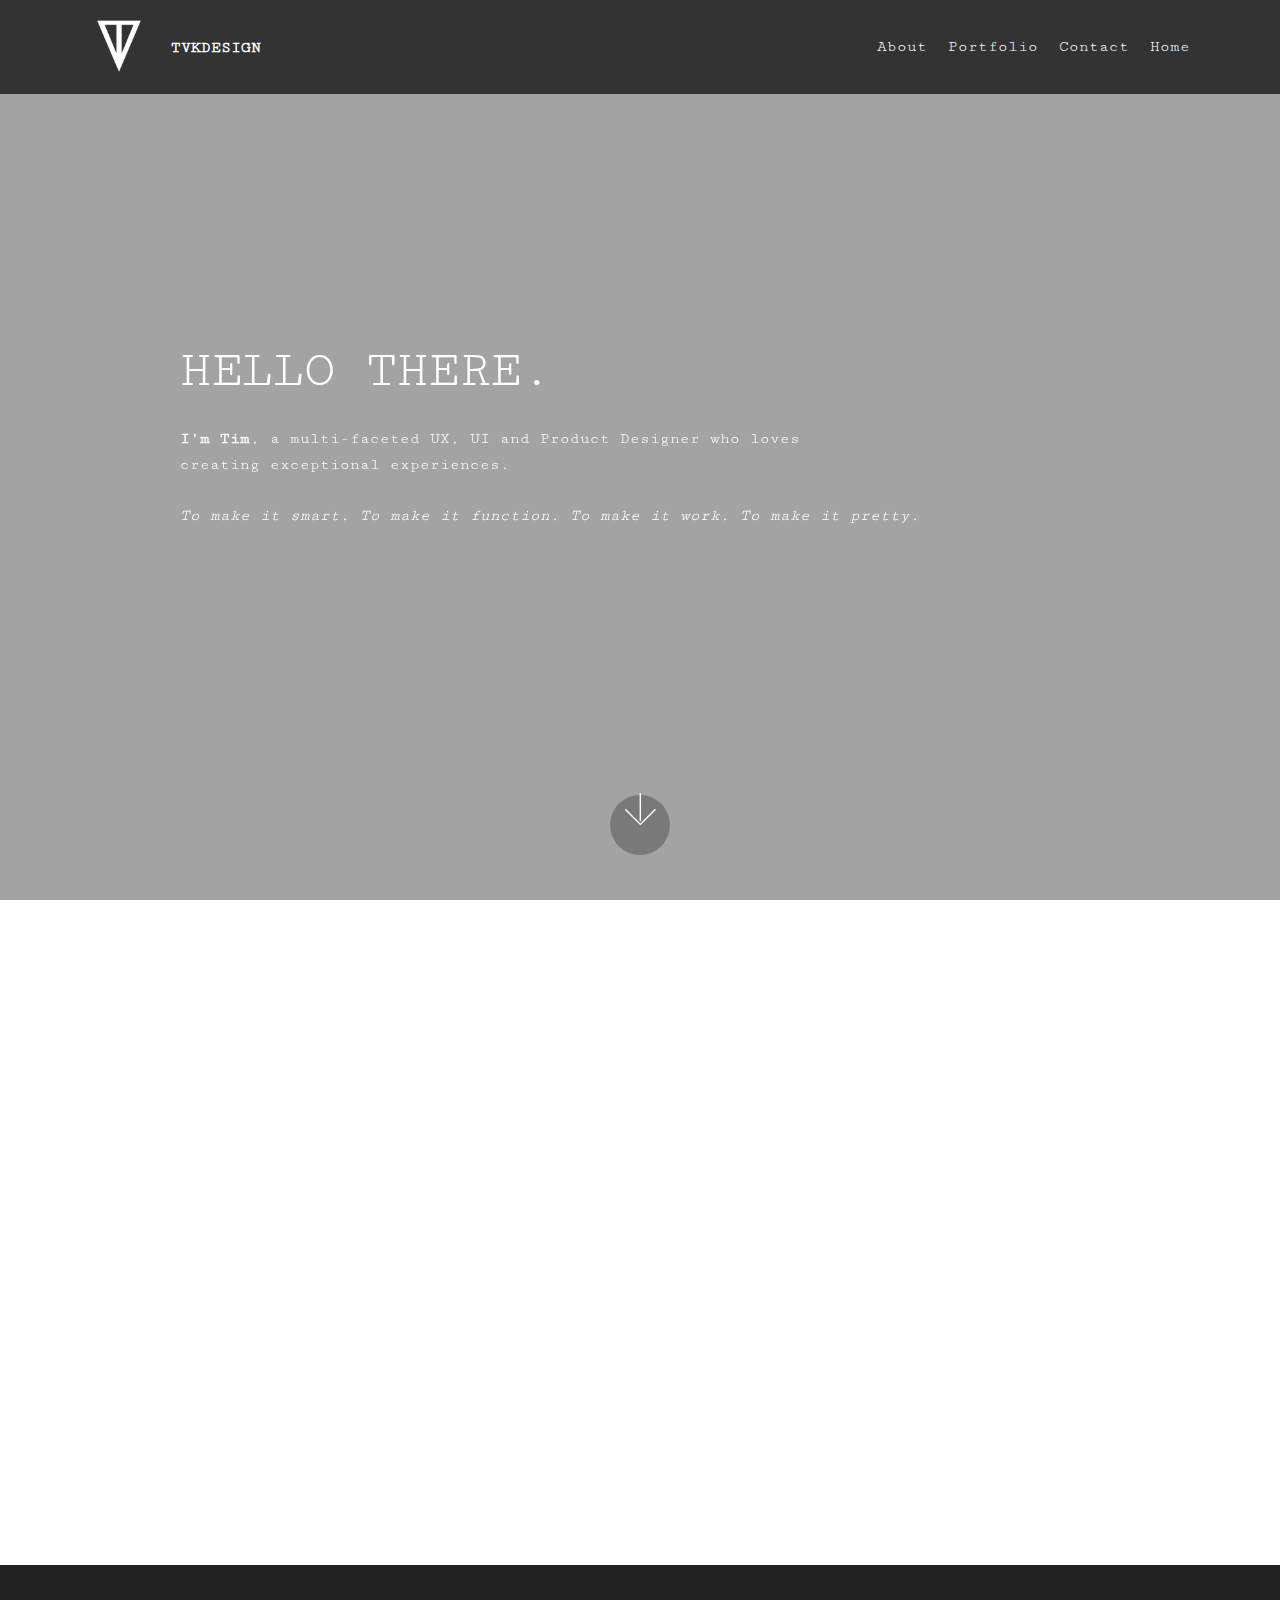
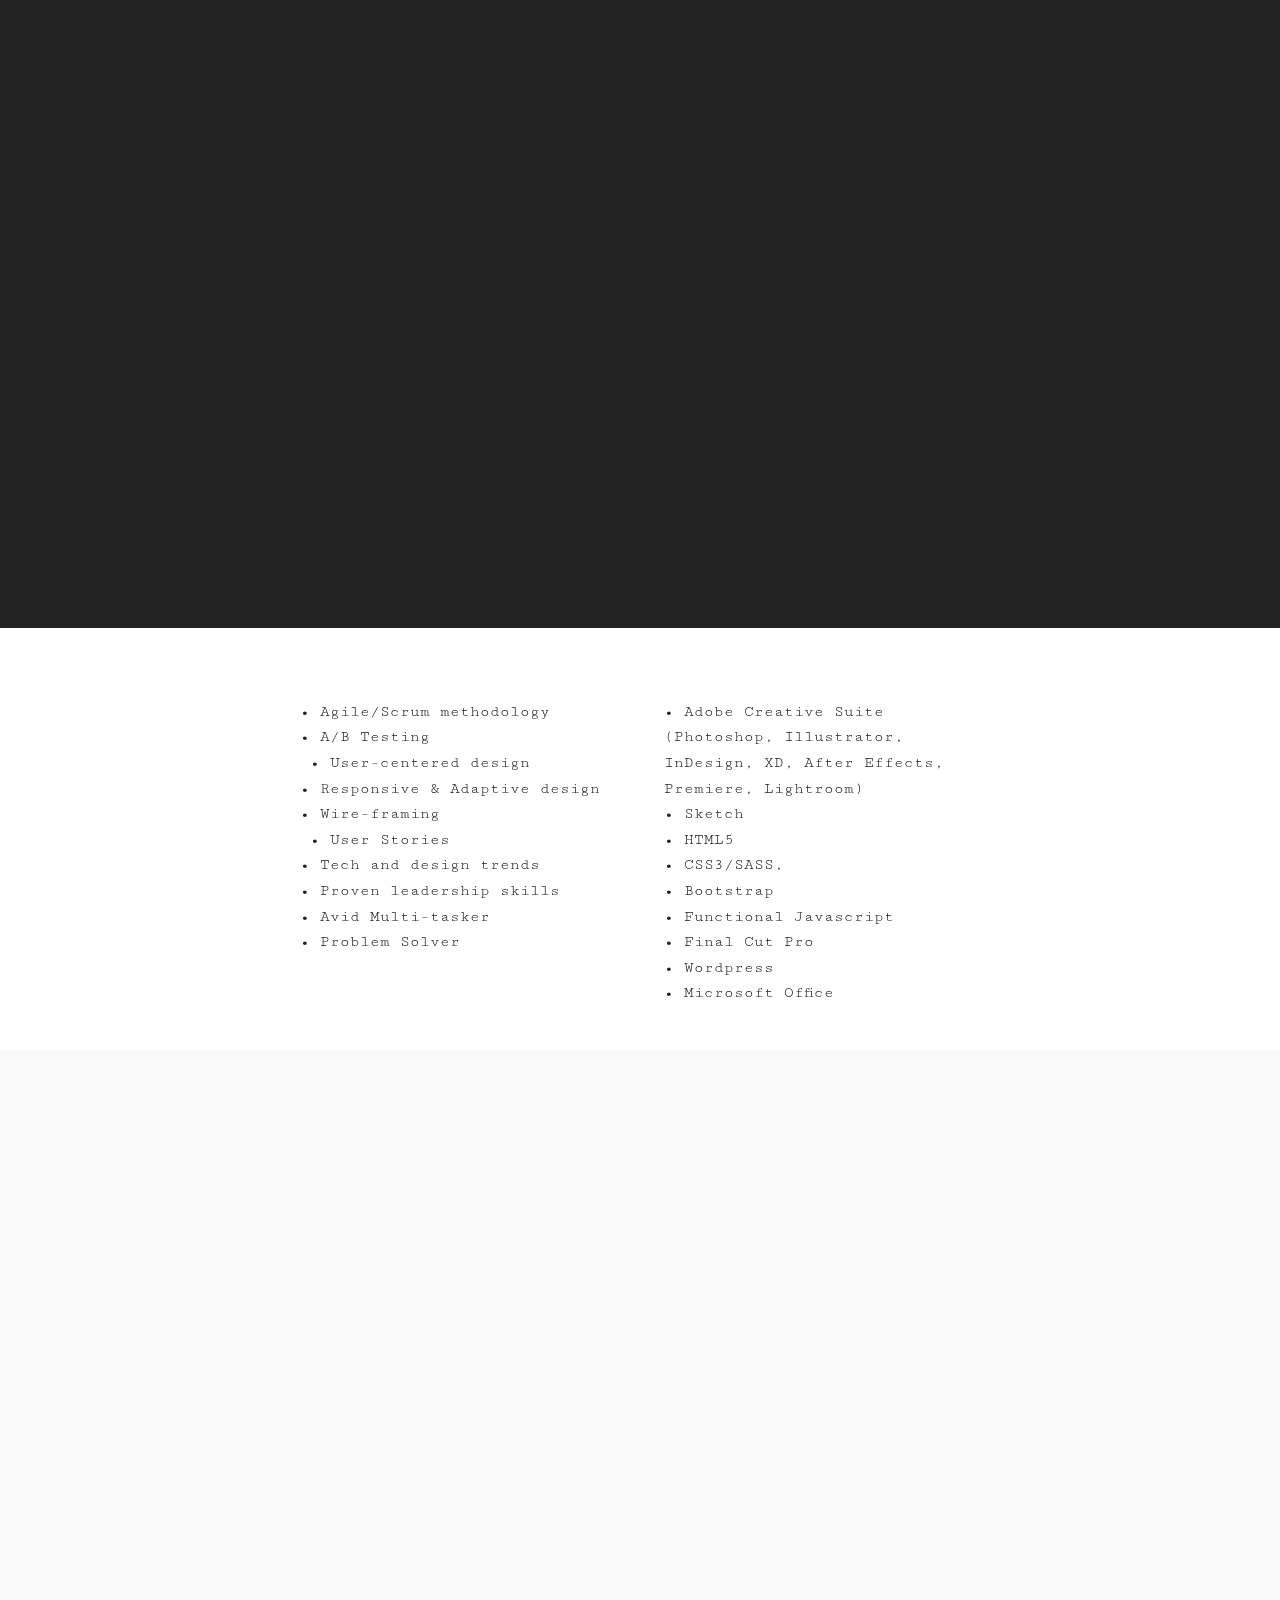
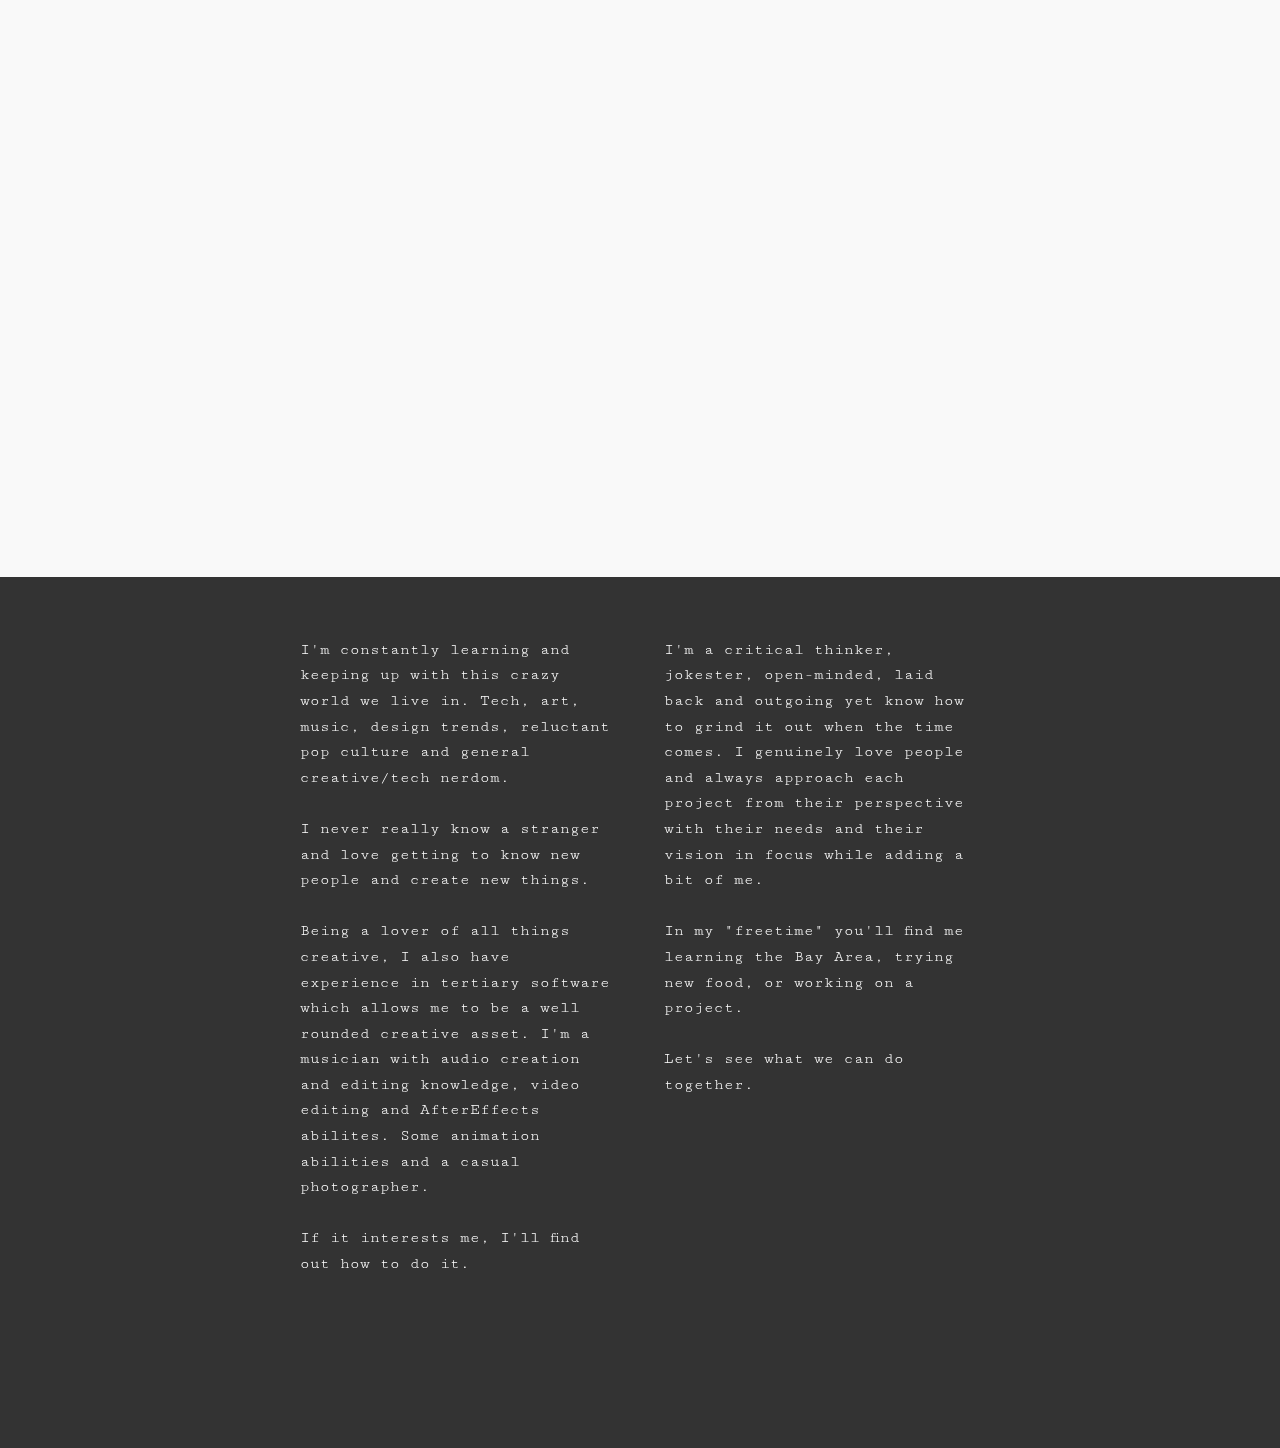
<file: index.html>
<!DOCTYPE html>
<html  >
<head>
  <!-- Site made with Mobirise Website Builder v4.10.6, https://mobirise.com -->
  <meta charset="UTF-8">
  <meta http-equiv="X-UA-Compatible" content="IE=edge">
  <meta name="generator" content="Mobirise v4.10.6, mobirise.com">
  <meta name="viewport" content="width=device-width, initial-scale=1, minimum-scale=1">
  <link rel="shortcut icon" href="assets/images/tvk-logo-v2-122x122.png" type="image/x-icon">
  <meta name="description" content="A multi-faceted designer living in Oakland, CA">
  
  <title>TVKdesign</title>
  <link rel="stylesheet" href="assets/web/assets/mobirise-icons/mobirise-icons.css">
  <link rel="stylesheet" href="assets/tether/tether.min.css">
  <link rel="stylesheet" href="assets/bootstrap/css/bootstrap.min.css">
  <link rel="stylesheet" href="assets/bootstrap/css/bootstrap-grid.min.css">
  <link rel="stylesheet" href="assets/bootstrap/css/bootstrap-reboot.min.css">
  <link rel="stylesheet" href="assets/dropdown/css/style.css">
  <link rel="stylesheet" href="assets/animatecss/animate.min.css">
  <link rel="stylesheet" href="assets/theme/css/style.css">
  <link rel="stylesheet" href="assets/mobirise/css/mbr-additional.css" type="text/css">
  
  
  
</head>
<body>
  <section class="menu cid-qO69XunZUB" once="menu" id="menu1-w">

    

    <nav class="navbar navbar-expand beta-menu navbar-dropdown align-items-center navbar-fixed-top navbar-toggleable-sm">
        <button class="navbar-toggler navbar-toggler-right" type="button" data-toggle="collapse" data-target="#navbarSupportedContent" aria-controls="navbarSupportedContent" aria-expanded="false" aria-label="Toggle navigation">
            <div class="hamburger">
                <span></span>
                <span></span>
                <span></span>
                <span></span>
            </div>
        </button>
        <div class="menu-logo">
            <div class="navbar-brand">
                <span class="navbar-logo">
                    <a href="http://www.tvkdesign.com">
                         <img src="assets/images/tvk-logo-v2-122x122.png" alt="TVK Logo" title="TVKdesign.com" style="height: 4.9rem;">
                    </a>
                </span>
                <span class="navbar-caption-wrap"><a class="navbar-caption text-white display-7" href="index.html">TVKDESIGN</a></span>
            </div>
        </div>
        <div class="collapse navbar-collapse" id="navbarSupportedContent">
            <ul class="navbar-nav nav-dropdown nav-right" data-app-modern-menu="true"><li class="nav-item">
                    <a class="nav-link link text-white display-7" href="index.html#testimonials3-o">
                        
                        About</a>
                </li>
                <li class="nav-item">
                    <a class="nav-link link text-white display-7" href="index.html#features2-2b">
                        
                        Portfolio</a>
                </li><li class="nav-item"><a class="nav-link link text-white display-7" href="index.html#content3-1i">
                        
                        Contact</a></li><li class="nav-item"><a class="nav-link link text-white display-7" href="index.html">
                        
                        Home</a></li></ul>
            
        </div>
    </nav>
</section>

<section class="engine"><a href="https://mobirise.info/c">web builder</a></section><section class="cid-qO6eOURkXT mbr-fullscreen" data-bg-video="https://vimeo.com/262981284" id="header2-1j">

    

    <div class="mbr-overlay" style="opacity: 0.4; background-color: rgb(51, 51, 51);"></div>

    <div class="container align-center">
        <div class="row justify-content-md-center">
            <div class="mbr-white col-md-10">
                <h1 class="mbr-section-title mbr-bold pb-3 mbr-fonts-style display-1"><span style="font-weight: normal;">
                    HELLO THERE.</span></h1>
                
                <p class="mbr-text pb-3 mbr-fonts-style display-7"><strong>I'm Tim</strong>, a multi-faceted UX, UI and Product Designer who loves&nbsp;<br>creating exceptional experiences.<br><br><em>To make it smart. To make it function. To make it work. To make it pretty.</em><br></p>
                
            </div>
        </div>
    </div>
    <div class="mbr-arrow hidden-sm-down" aria-hidden="true">
        <a href="#next">
            <i class="mbri-down mbr-iconfont"></i>
        </a>
    </div>
</section>

<section class="testimonials3 cid-qO5Yh7E5CO" id="testimonials3-o">

    

    

    <div class="container">
        <div class="media-container-row">
            <div class="media-content px-3 align-self-center mbr-white py-2">
                <p class="mbr-text testimonial-text mbr-fonts-style display-7"><br><span style="font-style: normal;">With over 10 years of experience and a range of competencies, I continue to stay on top of my game to be a well-rounded creative/techy/problem solver. </span><br><br><span style="font-style: normal;">A broad brush of skills ranging from Graphic Design, UX research and UI design, Interaction design, motion and animation, web design and front-end coding, branding and identity, art direction, photography and mentoring, I have a strong grasp of what effective visual design on all levels of ideation brings to a great experience. </span><br><br><span style="font-style: normal;">I keep up daily with trends, fads and/or gamechangers, and technologies to stay sharp and up-to-date on the constantly changing landscape.</span><br><br><span style="font-style: normal;">No matter the project at hand, intelligent, creative and stimulating user-centric design is my passion.</span><br><br>-<br><br>See more of what I've done at:&nbsp;<a href="https://www.linkedin.com/in/tim-van-kleeck/" target="_blank" class="text-secondary">www.linkedin.com/in/tim-van-kleeck</a></p>
                <p class="mbr-author-name pt-4 mb-2 mbr-fonts-style display-7"></p>
                <p class="mbr-author-desc mbr-fonts-style display-7"></p>
            </div>

            <div class="mbr-figure pl-lg-5" style="width: 60%;">
              <img src="assets/images/me-round-616x616.png" alt="Hello World." title="">
            </div>
        </div>
    </div>
</section>

<section class="features4 cid-qO8dilm9qH" id="features4-26">
    
         

    
    <div class="container">
        <div class="media-container-row">
            <div class="card p-3 col-12 col-md-6 col-lg-4">
                <div class="card-wrapper media-container-row media-container-row">
                    <div class="card-box">
                        <h4 class="card-title pb-3 mbr-fonts-style display-4">UI/Interaction Design</h4>
                        <p class="mbr-text mbr-fonts-style display-7"><br>Making it function and flow is just as important as making it pretty for me. Form needs function and vis a vis.<br><br>One with out the other just doesn't work.<br><br></p>
                    </div>
                </div>
            </div>

            <div class="card p-3 col-12 col-md-6 col-12 col-md-6 col-lg-4">
                <div class="card-wrapper media-container-row">
                    <div class="card-box">
                        <h4 class="card-title pb-3 mbr-fonts-style display-4">
                            User Experience Design</h4>
                        <p class="mbr-text mbr-fonts-style display-7">
                            <br>Experienced from start to finish including User Research (quantative/qualitative,) A/B Testing, &nbsp;User Stories, Wireframing, Comps, Redlines and everything in between.<br><br>I love people. I love Tech.&nbsp;<br>
                        </p>
                    </div>
                </div>
            </div>

            <div class="card p-3 col-12 col-md-6 col-lg-4">
                <div class="card-wrapper media-container-row">
                    <div class="card-box">
                        <h4 class="card-title pb-3 mbr-fonts-style display-4"><p>
                            Visual Design</p></h4>
                        <p class="mbr-text mbr-fonts-style display-7">Years ago when my journey started, I was in print and promotional advertising and design. <br><br>My focus has changed, but I still love getting the tangible fruits of my labor in my hands.</p>
                    </div>
                </div>
            </div>

            
        </div>
    </div>
</section>

<section class="mbr-section article content3 cid-qO8DwVa643" id="content3-2g">
      
     

    <div class="container">
        <div class="media-container-row">
            <div class="row col-12 col-md-8">
                <div class="col-12 col-md-6 pr-lg-4 mbr-text mbr-fonts-style display-7"><em><strong>PROFCIENCIES<br></strong></em>• Agile/Scrum methodology<div>• A/B Testing<br> • User-centered design</div><div>• Responsive &amp; Adaptive design <br>• Wire-framing<br> • User Stories</div><div>• Tech and design trends</div><div>• Proven leadership skills</div><div>• Avid Multi-tasker</div><div>• Problem Solver</div><div><br></div></div>
                <div class="col-12 col-md-6 pl-lg-4 mbr-text mbr-fonts-style display-7"><em><strong>TECHNICAL</strong><br></em><div>• Adobe Creative Suite (Photoshop, Illustrator, InDesign, XD, After Effects, Premiere, Lightroom)</div><div>• Sketch</div><div><span style="font-size: 1rem;">• </span><span style="font-size: 1rem;">HTML5</span><br></div><div>• CSS3/SASS,&nbsp;</div><div>• Bootstrap</div><div>• Functional Javascript</div><div>• Final Cut Pro</div><div>• Wordpress</div><div><span style="font-size: 1rem;">• Microsoft Office</span><br></div></div>
            </div>
        </div>
    </div>
</section>

<section class="features4 cid-qO8okIYFRv" id="features4-2d">
    
         

    
    <div class="container">
        <div class="media-container-row">
            <div class="card p-3 col-12 col-md-6 col-lg-4">
                <div class="card-wrapper media-container-row media-container-row">
                    <div class="card-box">
                        <h4 class="card-title pb-3 mbr-fonts-style display-4">
                            Some of my Work</h4>
                        
                    </div>
                </div>
            </div>

            <div class="card p-3 col-12 col-md-6 col-12 col-md-6 col-lg-4">
                <div class="card-wrapper media-container-row">
                    <div class="card-box">
                        <h4 class="card-title pb-3 mbr-fonts-style display-7">&nbsp;</h4>
                        
                    </div>
                </div>
            </div>

            <div class="card p-3 col-12 col-md-6 col-lg-4">
                <div class="card-wrapper media-container-row">
                    <div class="card-box">
                        <h4 class="card-title pb-3 mbr-fonts-style display-7">&nbsp;</h4>
                        
                    </div>
                </div>
            </div>

            
        </div>
    </div>
</section>

<section class="features2 cid-qO8mWDKWxY" id="features2-2b">

    

    
    
    <div class="container">
        <div class="media-container-row">
            <div class="card p-3 col-12 col-md-6 col-lg-4">
                <div class="card-wrapper">
                    <div class="card-img">
                        <a href="HomeDepot1.html"><img src="assets/images/hd-dd-refresh-thumbnail-1-650x442.png" alt="HD-DD-Redesign" title="HD-DD"></a>
                    </div>
                    <div class="card-box">
                        <h4 class="card-title pb-3 mbr-fonts-style display-4">
                            Home Depot</h4>
                        <p class="mbr-text mbr-fonts-style display-7">Bluesky Redesign of Digital Decor Pages.</p>
                    </div>
                </div>
            </div>

            <div class="card p-3 col-12 col-md-6 col-lg-4">
                <div class="card-wrapper">
                    <div class="card-img">
                        <a href="page3.html"><img src="assets/images/att-thumb-1-650x442.png" alt="ATT International Billing" title="ATT International Billing"></a>
                    </div>
                    <div class="card-box ">
                        <h4 class="card-title pb-3 mbr-fonts-style display-4">
                            AT&amp;T</h4>
                        <p class="mbr-text mbr-fonts-style display-7">Wireframes, Comps and Redlines for B2B's International billing interface.</p>
                    </div>
                </div>
            </div>

            <div class="card p-3 col-12 col-md-6 col-lg-4">
                <div class="card-wrapper">
                    <div class="card-img">
                        <a href="fivebox.html"><img src="assets/images/fivebox-thumb-1-650x442.png" alt="Fivebox UI Design" title="Fivebox UI Design"></a>
                    </div>
                    <div class="card-box">
                        <h4 class="card-title pb-3 mbr-fonts-style display-4">
                            FiveBox</h4>
                        <p class="mbr-text mbr-fonts-style display-7">"We need this to look like a developer didn't design it. Can you help?"</p>
                    </div>
                </div>
            </div>

            
        </div>
    </div>
</section>

<section class="features2 cid-qUPLwKoi27" id="features2-41">

    

    
    
    <div class="container">
        <div class="media-container-row">
            <div class="card p-3 col-12 col-md-6 col-lg-4">
                <div class="card-wrapper">
                    <div class="card-img">
                        <a href="dj-for-rhe-day.html"><img src="assets/images/dj-thumb1-1-650x442.png" alt="DJ For the day" title="DJ For the day"></a>
                    </div>
                    <div class="card-box">
                        <h4 class="card-title pb-3 mbr-fonts-style display-4">
                            DJ For The Day</h4>
                        <p class="mbr-text mbr-fonts-style display-7">Visual Design for Officemates DJ posters.</p>
                    </div>
                </div>
            </div>

            <div class="card p-3 col-12 col-md-6 col-lg-4">
                <div class="card-wrapper">
                    <div class="card-img">
                        <a href="HD-calcs.html"><img src="assets/images/hd-calculators-thumb-1-650x442.png" alt="HD-calculators" title="HD-calculators"></a>
                    </div>
                    <div class="card-box ">
                        <h4 class="card-title pb-3 mbr-fonts-style display-4"><a href="HD-calcs.html" class="text-black">
                            Home Depot</a>&nbsp;| Calcs</h4>
                        <p class="mbr-text mbr-fonts-style display-7">User research and wireframing for Home Depots unit calculators.</p>
                    </div>
                </div>
            </div>

            <div class="card p-3 col-12 col-md-6 col-lg-4">
                <div class="card-wrapper">
                    <div class="card-img">
                        <img src="assets/images/toc-5-676x481.jpeg" alt="Sahoja" title="Sahoja">
                    </div>
                    <div class="card-box">
                        <h4 class="card-title pb-3 mbr-fonts-style display-4">
                            Sahoja</h4>
                        <p class="mbr-text mbr-fonts-style display-7">UX research &amp; design, UI design and refining brand guidelines for their Web and Native app.</p>
                    </div>
                </div>
            </div>

            
        </div>
    </div>
</section>

<section class="mbr-section article content3 cid-qO6dIJjkWZ" id="content3-1i">
      
     

    <div class="container">
        <div class="media-container-row">
            <div class="row col-12 col-md-8">
                <div class="col-12 col-md-6 pr-lg-4 mbr-text mbr-fonts-style display-7">I'm constantly learning and keeping up with this crazy world we live in. Tech, art, music, design trends, reluctant pop culture and general creative/tech nerdom.<div><br></div><div>I never really know a stranger and love getting to know new people and create new things.</div><div><br></div><div>Being a lover of all things creative, I also have experience in tertiary software which allows me to be a well rounded creative asset. I'm a musician with audio creation and editing knowledge, video editing and AfterEffects abilites. Some animation abilities and a casual photographer.<br><br>If it interests me, I'll find out how to do it.</div><div><br></div></div>
                <div class="col-12 col-md-6 pl-lg-4 mbr-text mbr-fonts-style display-7"><div><span style="font-size: 1rem;">I'm a critical thinker, jokester, open-minded, laid back and outgoing yet know how to grind it out when the time comes. I genuinely love people and always approach each project from their perspective with their needs and their vision in focus while adding a bit of me.</span><br></div><div><br></div><div>In my "freetime" you'll find me learning the Bay Area, trying new food, or working on a project.</div><div><br></div><div>Let's see what we can do together.</div><div><br></div><div><em>e | tim.p.vk@gmail.com<br>c | 678.225.9172<br><a href="assets/files/TVK%202018%20Resume.pdf" class="text-secondary"><i>My</i> <i>Resume</i></a></em></div><div><a href="http://www.linkedin.com/in/tim-van-kleeck" target="_blank" class="text-secondary"><em>Linkedin</em></a></div></div>
            </div>
        </div>
    </div>
</section>

<section once="" class="cid-qO69CULQPC" id="footer6-v">

    

    

    <div class="container">
        <div class="media-container-row align-center mbr-white">
            <div class="col-12">
                <p class="mbr-text mb-0 mbr-fonts-style display-7">
                    © Copyright 2020 TVKdesign - Don't steal my stuff, please.</p>
            </div>
        </div>
    </div>
</section>


  <script src="assets/web/assets/jquery/jquery.min.js"></script>
  <script src="assets/popper/popper.min.js"></script>
  <script src="assets/tether/tether.min.js"></script>
  <script src="assets/bootstrap/js/bootstrap.min.js"></script>
  <script src="assets/smoothscroll/smooth-scroll.js"></script>
  <script src="assets/dropdown/js/nav-dropdown.js"></script>
  <script src="assets/dropdown/js/navbar-dropdown.js"></script>
  <script src="assets/vimeoplayer/jquery.mb.vimeo_player.js"></script>
  <script src="assets/viewportchecker/jquery.viewportchecker.js"></script>
  <script src="assets/ytplayer/jquery.mb.ytplayer.min.js"></script>
  <script src="assets/touchswipe/jquery.touch-swipe.min.js"></script>
  <script src="assets/theme/js/script.js"></script>
  
  
  <input name="animation" type="hidden">
  </body>
</html>
</file>
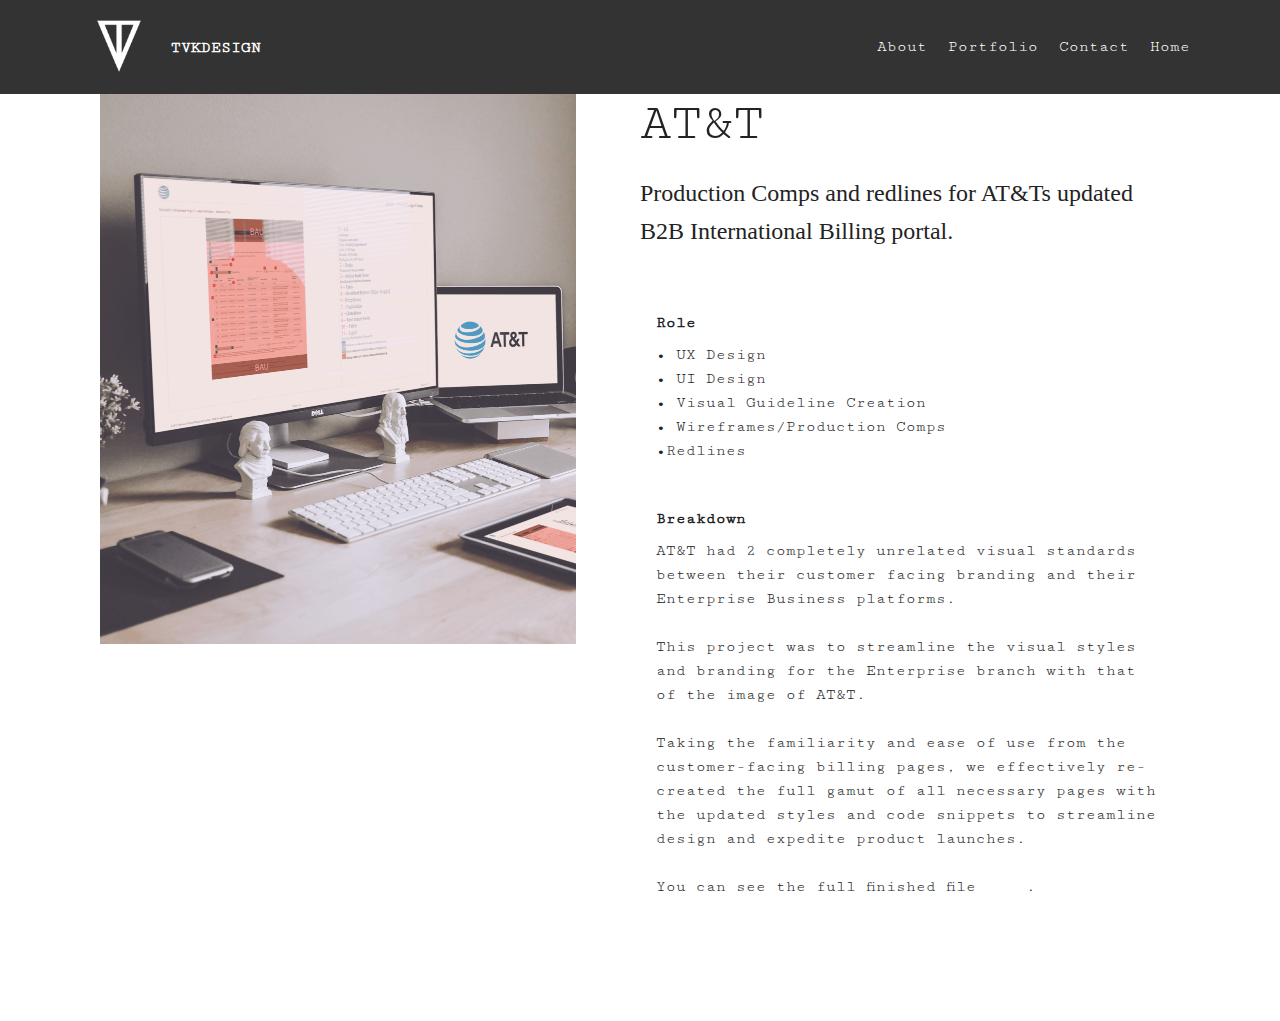
<file: att.html>
<!DOCTYPE html>
<html  >
<head>
  <!-- Site made with Mobirise Website Builder v4.10.6, https://mobirise.com -->
  <meta charset="UTF-8">
  <meta http-equiv="X-UA-Compatible" content="IE=edge">
  <meta name="generator" content="Mobirise v4.10.6, mobirise.com">
  <meta name="viewport" content="width=device-width, initial-scale=1, minimum-scale=1">
  <link rel="shortcut icon" href="assets/images/tvk-logo-v2-122x122.png" type="image/x-icon">
  <meta name="description" content="Bluesky redesign of Home Depots Digital Decor landing page.">
  
  <title>ATT_Comps</title>
  <link rel="stylesheet" href="assets/web/assets/mobirise-icons/mobirise-icons.css">
  <link rel="stylesheet" href="assets/tether/tether.min.css">
  <link rel="stylesheet" href="assets/bootstrap/css/bootstrap.min.css">
  <link rel="stylesheet" href="assets/bootstrap/css/bootstrap-grid.min.css">
  <link rel="stylesheet" href="assets/bootstrap/css/bootstrap-reboot.min.css">
  <link rel="stylesheet" href="assets/dropdown/css/style.css">
  <link rel="stylesheet" href="assets/animatecss/animate.min.css">
  <link rel="stylesheet" href="assets/theme/css/style.css">
  <link rel="stylesheet" href="assets/mobirise/css/mbr-additional.css" type="text/css">
  
  
  
</head>
<body>
  <section class="menu cid-qOa6on2d3M" once="menu" id="menu1-2o">

    

    <nav class="navbar navbar-expand beta-menu navbar-dropdown align-items-center navbar-fixed-top navbar-toggleable-sm">
        <button class="navbar-toggler navbar-toggler-right" type="button" data-toggle="collapse" data-target="#navbarSupportedContent" aria-controls="navbarSupportedContent" aria-expanded="false" aria-label="Toggle navigation">
            <div class="hamburger">
                <span></span>
                <span></span>
                <span></span>
                <span></span>
            </div>
        </button>
        <div class="menu-logo">
            <div class="navbar-brand">
                <span class="navbar-logo">
                    <a href="http://www.tvkdesign.com">
                         <img src="assets/images/tvk-logo-v2-122x122.png" alt="TVK Logo" title="TVKdesign.com" style="height: 4.9rem;">
                    </a>
                </span>
                <span class="navbar-caption-wrap"><a class="navbar-caption text-white display-7" href="index.html">TVKDESIGN</a></span>
            </div>
        </div>
        <div class="collapse navbar-collapse" id="navbarSupportedContent">
            <ul class="navbar-nav nav-dropdown nav-right" data-app-modern-menu="true"><li class="nav-item">
                    <a class="nav-link link text-white display-7" href="index.html#testimonials3-o">
                        
                        About</a>
                </li>
                <li class="nav-item">
                    <a class="nav-link link text-white display-7" href="index.html#features2-2b">
                        
                        Portfolio</a>
                </li><li class="nav-item"><a class="nav-link link text-white display-7" href="index.html#content3-1i">
                        
                        Contact</a></li><li class="nav-item"><a class="nav-link link text-white display-7" href="index.html">
                        
                        Home</a></li></ul>
            
        </div>
    </nav>
</section>

<section class="engine"><a href="https://mobirise.info/e">make your own website</a></section><section class="features11 cid-qOa6orgoD7" id="features11-2x">

    

    

    <div class="container">   
        <div class="col-md-12">
            <div class="media-container-row">
                <div class="mbr-figure" style="width: 50%;">
                    <img src="assets/images/att-mock-952x1107.png" alt="ATT Comp Mockup" title="ATT Comp Mockup">
                </div>
                <div class=" align-left aside-content">
                    <h2 class="mbr-title pt-2 mbr-fonts-style display-1">
                        AT&amp;T</h2>
                    <div class="mbr-section-text">
                        <p class="mbr-text mb-5 pt-3 mbr-light mbr-fonts-style display-2">
                        Production Comps and redlines for AT&amp;Ts updated B2B International Billing portal.</p>
                    </div>

                    <div class="block-content">
                        <div class="card p-3 pr-3">
                            <div class="media">
                                     
                                <div class="media-body">
                                    <h4 class="card-title mbr-fonts-style display-7"><strong>
                                        Role</strong>&nbsp;</h4>
                                </div>
                            </div>                

                            <div class="card-box">
                                <p class="block-text mbr-fonts-style display-7">• UX Design<br>• UI Design<br>• Visual Guideline Creation<br>• Wireframes/Production Comps<br>•Redlines</p>
                            </div>
                        </div>

                        <div class="card p-3 pr-3">
                            <div class="media">
                                     
                                <div class="media-body">
                                    <h4 class="card-title mbr-fonts-style display-7"><strong>
                                        Breakdown</strong></h4>
                                </div>
                            </div>                

                            <div class="card-box">
                                <p class="block-text mbr-fonts-style display-7">AT&amp;T had 2 completely unrelated visual standards between their customer facing branding and their Enterprise Business platforms.<br><br>This project was to streamline the visual styles and branding for the Enterprise branch with that of the image of AT&amp;T.<br><br>Taking the familiarity and ease of use from the customer-facing billing pages, we effectively re-created the full gamut of all necessary pages with the updated styles and code snippets to streamline design and expedite product launches.<br><br>You can see the full finished file <a href="assets/files/ATT%20Comps.pdf" target="_blank" class="text-secondary">HERE</a>.</p>
                            </div>
                        </div>
                    </div>
                </div>
            </div>
        </div> 
    </div>          
</section>


  <script src="assets/web/assets/jquery/jquery.min.js"></script>
  <script src="assets/popper/popper.min.js"></script>
  <script src="assets/tether/tether.min.js"></script>
  <script src="assets/bootstrap/js/bootstrap.min.js"></script>
  <script src="assets/dropdown/js/nav-dropdown.js"></script>
  <script src="assets/dropdown/js/navbar-dropdown.js"></script>
  <script src="assets/touchswipe/jquery.touch-swipe.min.js"></script>
  <script src="assets/viewportchecker/jquery.viewportchecker.js"></script>
  <script src="assets/smoothscroll/smooth-scroll.js"></script>
  <script src="assets/theme/js/script.js"></script>
  
  
  <input name="animation" type="hidden">
  </body>
</html>
</file>
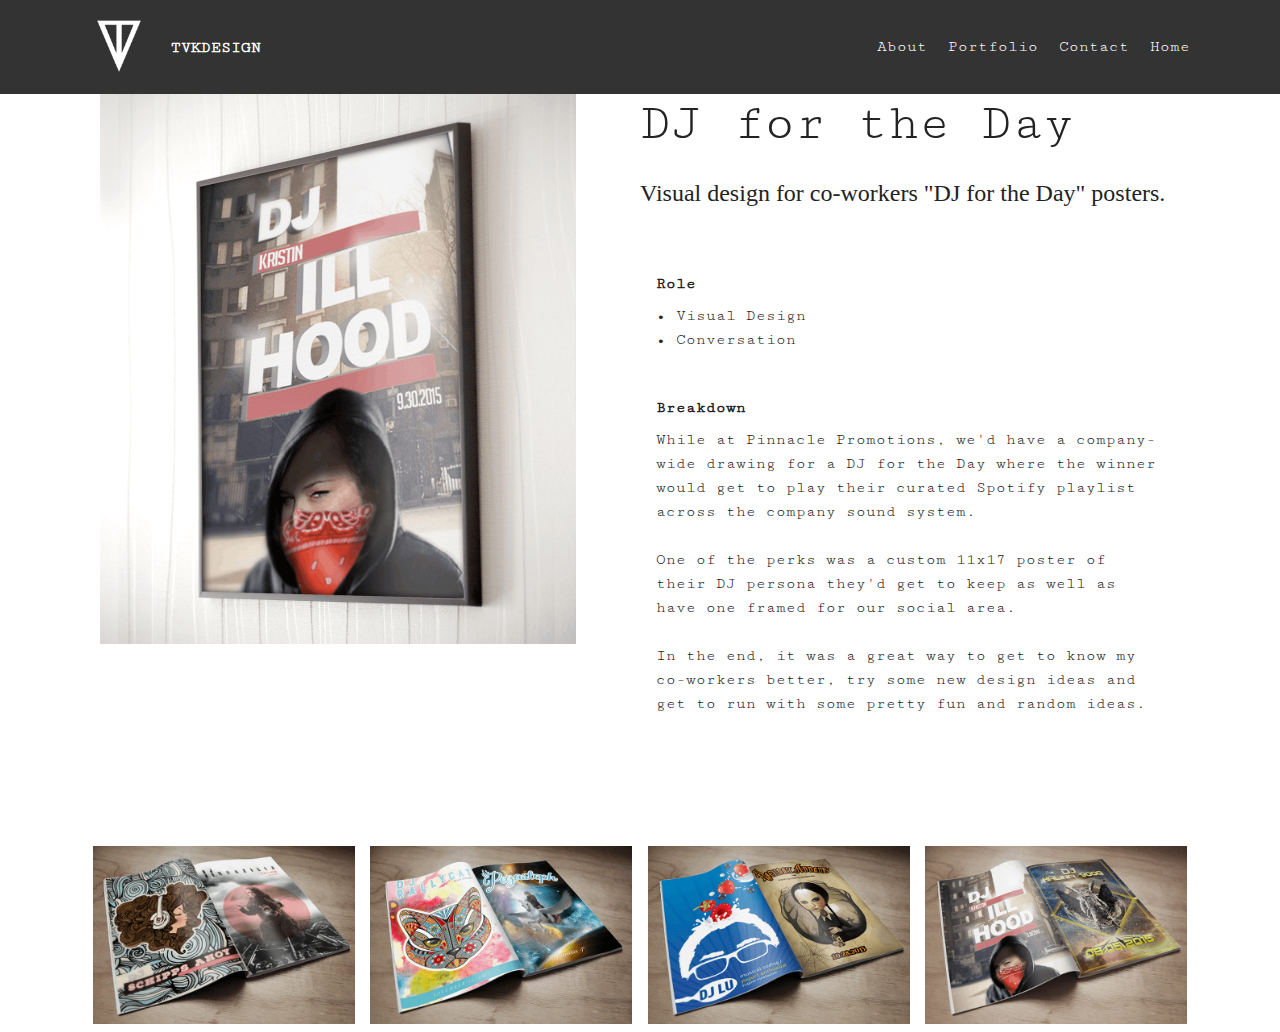
<file: dj-for-rhe-day.html>
<!DOCTYPE html>
<html  >
<head>
  <!-- Site made with Mobirise Website Builder v4.10.6, https://mobirise.com -->
  <meta charset="UTF-8">
  <meta http-equiv="X-UA-Compatible" content="IE=edge">
  <meta name="generator" content="Mobirise v4.10.6, mobirise.com">
  <meta name="viewport" content="width=device-width, initial-scale=1, minimum-scale=1">
  <link rel="shortcut icon" href="assets/images/tvk-logo-v2-122x122.png" type="image/x-icon">
  <meta name="description" content="Visual design of co-workers office posters.">
  
  <title>DJ for the Day</title>
  <link rel="stylesheet" href="assets/web/assets/mobirise-icons/mobirise-icons.css">
  <link rel="stylesheet" href="assets/tether/tether.min.css">
  <link rel="stylesheet" href="assets/bootstrap/css/bootstrap.min.css">
  <link rel="stylesheet" href="assets/bootstrap/css/bootstrap-grid.min.css">
  <link rel="stylesheet" href="assets/bootstrap/css/bootstrap-reboot.min.css">
  <link rel="stylesheet" href="assets/dropdown/css/style.css">
  <link rel="stylesheet" href="assets/animatecss/animate.min.css">
  <link rel="stylesheet" href="assets/theme/css/style.css">
  <link rel="stylesheet" href="assets/gallery/style.css">
  <link rel="stylesheet" href="assets/mobirise/css/mbr-additional.css" type="text/css">
  
  
  
</head>
<body>
  <section class="menu cid-qSN7df6bCb" once="menu" id="menu1-3h">

    

    <nav class="navbar navbar-expand beta-menu navbar-dropdown align-items-center navbar-fixed-top navbar-toggleable-sm">
        <button class="navbar-toggler navbar-toggler-right" type="button" data-toggle="collapse" data-target="#navbarSupportedContent" aria-controls="navbarSupportedContent" aria-expanded="false" aria-label="Toggle navigation">
            <div class="hamburger">
                <span></span>
                <span></span>
                <span></span>
                <span></span>
            </div>
        </button>
        <div class="menu-logo">
            <div class="navbar-brand">
                <span class="navbar-logo">
                    <a href="http://www.tvkdesign.com">
                         <img src="assets/images/tvk-logo-v2-122x122.png" alt="TVK Logo" title="TVKdesign.com" style="height: 4.9rem;">
                    </a>
                </span>
                <span class="navbar-caption-wrap"><a class="navbar-caption text-white display-7" href="index.html">TVKDESIGN</a></span>
            </div>
        </div>
        <div class="collapse navbar-collapse" id="navbarSupportedContent">
            <ul class="navbar-nav nav-dropdown nav-right" data-app-modern-menu="true"><li class="nav-item">
                    <a class="nav-link link text-white display-7" href="index.html#testimonials3-o">
                        
                        About</a>
                </li>
                <li class="nav-item">
                    <a class="nav-link link text-white display-7" href="index.html#features2-2b">
                        
                        Portfolio</a>
                </li><li class="nav-item"><a class="nav-link link text-white display-7" href="index.html#content3-1i">
                        
                        Contact</a></li><li class="nav-item"><a class="nav-link link text-white display-7" href="index.html">
                        
                        Home</a></li></ul>
            
        </div>
    </nav>
</section>

<section class="engine"><a href="https://mobirise.info/f">easy site builder</a></section><section class="features11 cid-qSN7djidMJ" id="features11-3q">

    

    

    <div class="container">   
        <div class="col-md-12">
            <div class="media-container-row">
                <div class="mbr-figure" style="width: 50%;">
                    <img src="assets/images/djmock-952x1107.png" alt="DJ-for-the-day" title="DJ-for-the-day-mock">
                </div>
                <div class=" align-left aside-content">
                    <h2 class="mbr-title pt-2 mbr-fonts-style display-1">DJ for the Day</h2>
                    <div class="mbr-section-text">
                        <p class="mbr-text mb-5 pt-3 mbr-light mbr-fonts-style display-2">
                        Visual design for co-workers "DJ for the Day" posters.</p>
                    </div>

                    <div class="block-content">
                        <div class="card p-3 pr-3">
                            <div class="media">
                                     
                                <div class="media-body">
                                    <h4 class="card-title mbr-fonts-style display-7"><strong>
                                        Role</strong>&nbsp;</h4>
                                </div>
                            </div>                

                            <div class="card-box">
                                <p class="block-text mbr-fonts-style display-7">• Visual Design<br>• Conversation</p>
                            </div>
                        </div>

                        <div class="card p-3 pr-3">
                            <div class="media">
                                     
                                <div class="media-body">
                                    <h4 class="card-title mbr-fonts-style display-7"><strong>
                                        Breakdown</strong></h4>
                                </div>
                            </div>                

                            <div class="card-box">
                                <p class="block-text mbr-fonts-style display-7">While at Pinnacle Promotions, we'd have a company-wide drawing for a DJ for the Day where the winner would get to play their curated Spotify playlist across the company sound system.<br><br>One of the perks was a custom 11x17 poster of their DJ persona they'd get to keep as well as have one framed for our social area.<br><br>In the end, it was a great way to get to know my co-workers better, try some new design ideas and get to run with some pretty fun and random ideas.</p>
                            </div>
                        </div>
                    </div>
                </div>
            </div>
        </div> 
    </div>          
</section>

<section class="mbr-gallery mbr-slider-carousel cid-qSN7dkf66P" id="gallery3-3s">

    

    <div class="container">
        <div><!-- Filter --><!-- Gallery --><div class="mbr-gallery-row"><div class="mbr-gallery-layout-default"><div><div><div class="mbr-gallery-item mbr-gallery-item--p1" data-video-url="false" data-tags="Awesome"><div href="#lb-gallery3-3s" data-slide-to="0" data-toggle="modal"><img src="assets/images/dj1-650x442-650x442.png" alt="DJ-1"><span class="icon-focus"></span></div></div><div class="mbr-gallery-item mbr-gallery-item--p1" data-video-url="false" data-tags="Awesome"><div href="#lb-gallery3-3s" data-slide-to="1" data-toggle="modal"><img src="assets/images/dj2-650x442-650x442.png" alt="DJ2"><span class="icon-focus"></span></div></div><div class="mbr-gallery-item mbr-gallery-item--p1" data-video-url="false" data-tags="Awesome"><div href="#lb-gallery3-3s" data-slide-to="2" data-toggle="modal"><img src="assets/images/dj3-650x442-650x442.png" alt="DJ3"><span class="icon-focus"></span></div></div><div class="mbr-gallery-item mbr-gallery-item--p1" data-video-url="false" data-tags="Awesome"><div href="#lb-gallery3-3s" data-slide-to="3" data-toggle="modal"><img src="assets/images/dj4-650x442-650x442.png" alt="Internation Farmhouse Detail"><span class="icon-focus"></span></div></div></div></div><div class="clearfix"></div></div></div><!-- Lightbox --><div data-app-prevent-settings="" class="mbr-slider modal fade carousel slide" tabindex="-1" data-keyboard="true" data-interval="false" id="lb-gallery3-3s"><div class="modal-dialog"><div class="modal-content"><div class="modal-body"><div class="carousel-inner"><div class="carousel-item"><img src="assets/images/dj1-650x442.png" alt="DJ-1"></div><div class="carousel-item"><img src="assets/images/dj2-650x442.png" alt="DJ2"></div><div class="carousel-item"><img src="assets/images/dj3-650x442.png" alt="DJ3"></div><div class="carousel-item active"><img src="assets/images/dj4-650x442.png" alt="Internation Farmhouse Detail"></div></div><a class="carousel-control carousel-control-prev" role="button" data-slide="prev" href="#lb-gallery3-3s"><span class="mbri-left mbr-iconfont" aria-hidden="true"></span><span class="sr-only">Previous</span></a><a class="carousel-control carousel-control-next" role="button" data-slide="next" href="#lb-gallery3-3s"><span class="mbri-right mbr-iconfont" aria-hidden="true"></span><span class="sr-only">Next</span></a><a class="close" href="#" role="button" data-dismiss="modal"><span class="sr-only">Close</span></a></div></div></div></div></div>
    </div>

</section>


  <script src="assets/web/assets/jquery/jquery.min.js"></script>
  <script src="assets/popper/popper.min.js"></script>
  <script src="assets/tether/tether.min.js"></script>
  <script src="assets/bootstrap/js/bootstrap.min.js"></script>
  <script src="assets/smoothscroll/smooth-scroll.js"></script>
  <script src="assets/dropdown/js/nav-dropdown.js"></script>
  <script src="assets/dropdown/js/navbar-dropdown.js"></script>
  <script src="assets/touchswipe/jquery.touch-swipe.min.js"></script>
  <script src="assets/vimeoplayer/jquery.mb.vimeo_player.js"></script>
  <script src="assets/masonry/masonry.pkgd.min.js"></script>
  <script src="assets/imagesloaded/imagesloaded.pkgd.min.js"></script>
  <script src="assets/bootstrapcarouselswipe/bootstrap-carousel-swipe.js"></script>
  <script src="assets/viewportchecker/jquery.viewportchecker.js"></script>
  <script src="assets/theme/js/script.js"></script>
  <script src="assets/gallery/player.min.js"></script>
  <script src="assets/gallery/script.js"></script>
  <script src="assets/slidervideo/script.js"></script>
  
  
  <input name="animation" type="hidden">
  </body>
</html>
</file>
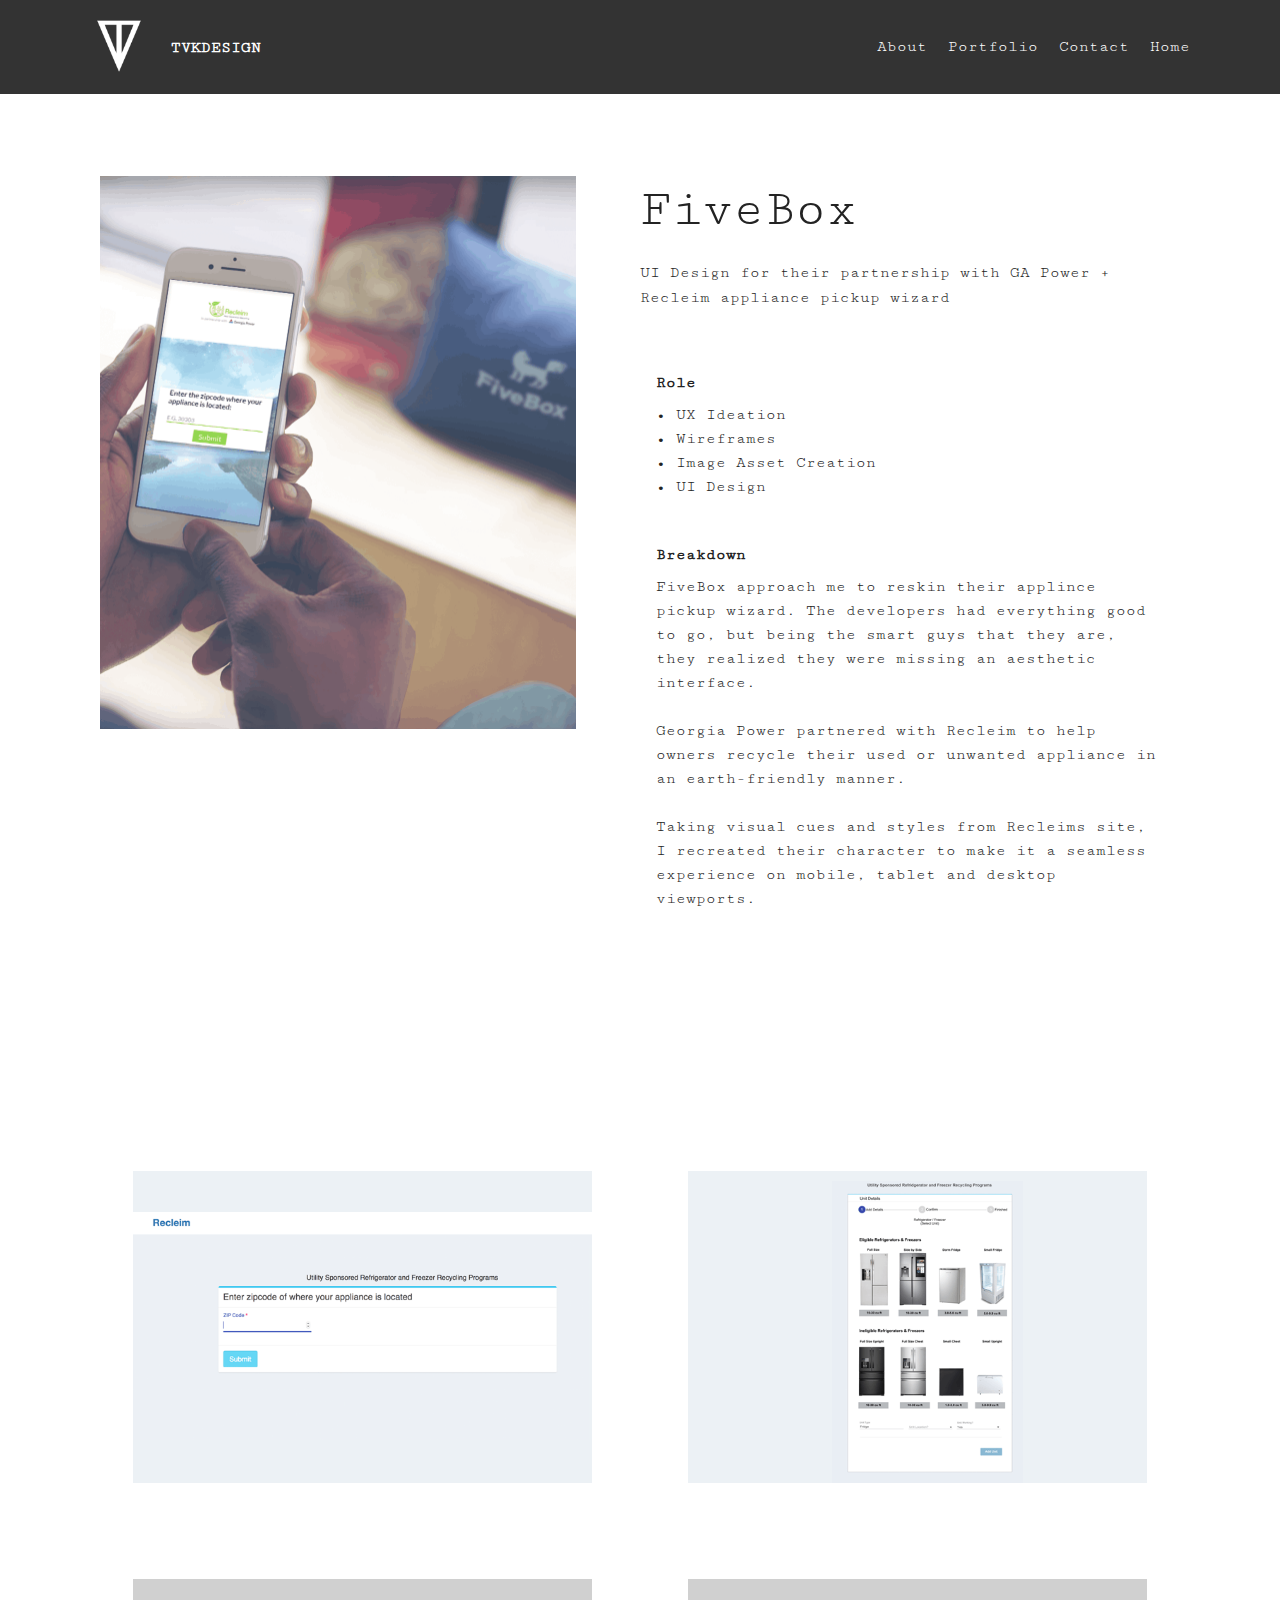
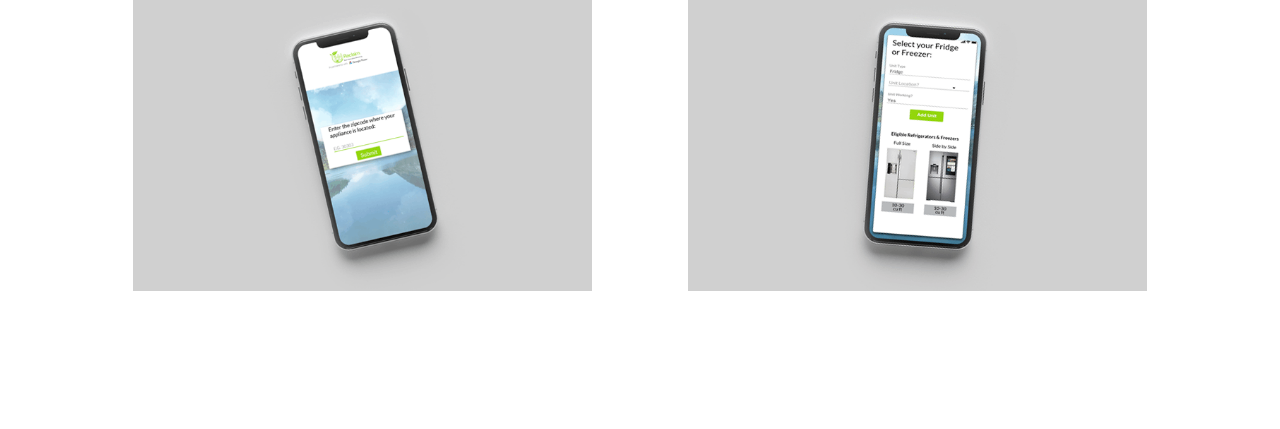
<file: fivebox.html>
<!DOCTYPE html>
<html  >
<head>
  <!-- Site made with Mobirise Website Builder v4.10.6, https://mobirise.com -->
  <meta charset="UTF-8">
  <meta http-equiv="X-UA-Compatible" content="IE=edge">
  <meta name="generator" content="Mobirise v4.10.6, mobirise.com">
  <meta name="viewport" content="width=device-width, initial-scale=1, minimum-scale=1">
  <link rel="shortcut icon" href="assets/images/tvk-logo-v2-122x122.png" type="image/x-icon">
  <meta name="description" content="UI Design for FiveBox">
  
  <title>fivebox</title>
  <link rel="stylesheet" href="assets/web/assets/mobirise-icons/mobirise-icons.css">
  <link rel="stylesheet" href="assets/tether/tether.min.css">
  <link rel="stylesheet" href="assets/bootstrap/css/bootstrap.min.css">
  <link rel="stylesheet" href="assets/bootstrap/css/bootstrap-grid.min.css">
  <link rel="stylesheet" href="assets/bootstrap/css/bootstrap-reboot.min.css">
  <link rel="stylesheet" href="assets/dropdown/css/style.css">
  <link rel="stylesheet" href="assets/animatecss/animate.min.css">
  <link rel="stylesheet" href="assets/theme/css/style.css">
  <link rel="stylesheet" href="assets/gallery/style.css">
  <link rel="stylesheet" href="assets/mobirise/css/mbr-additional.css" type="text/css">
  
  
  
</head>
<body>
  <section class="menu cid-qPH82V5KJ4" once="menu" id="menu1-35">

    

    <nav class="navbar navbar-expand beta-menu navbar-dropdown align-items-center navbar-fixed-top navbar-toggleable-sm">
        <button class="navbar-toggler navbar-toggler-right" type="button" data-toggle="collapse" data-target="#navbarSupportedContent" aria-controls="navbarSupportedContent" aria-expanded="false" aria-label="Toggle navigation">
            <div class="hamburger">
                <span></span>
                <span></span>
                <span></span>
                <span></span>
            </div>
        </button>
        <div class="menu-logo">
            <div class="navbar-brand">
                <span class="navbar-logo">
                    <a href="http://www.tvkdesign.com/portfolio">
                         <img src="assets/images/tvk-logo-v2-122x122.png" alt="TVK Logo" title="TVKdesign.com" style="height: 4.9rem;">
                    </a>
                </span>
                <span class="navbar-caption-wrap"><a class="navbar-caption text-white display-7" href="#top">TVKDESIGN</a></span>
            </div>
        </div>
        <div class="collapse navbar-collapse" id="navbarSupportedContent">
            <ul class="navbar-nav nav-dropdown nav-right" data-app-modern-menu="true"><li class="nav-item">
                    <a class="nav-link link text-white display-7" href="html.html#testimonials3-o">
                        
                        About</a>
                </li>
                <li class="nav-item">
                    <a class="nav-link link text-white display-7" href="html.html#features11-3w">
                        
                        Portfolio</a>
                </li><li class="nav-item"><a class="nav-link link text-white display-7" href="html.html#content3-1i">
                        
                        Contact</a></li><li class="nav-item"><a class="nav-link link text-white display-7" href="#top">
                        
                        Home</a></li></ul>
            
        </div>
    </nav>
</section>

<section class="engine"><a href="https://mobirise.info/l">free web templates</a></section><section once="" class="cid-qPH82XjWMB" id="footer6-3a">

    

    

    <div class="container">
        <div class="media-container-row align-center mbr-white">
            <div class="col-12">
                <p class="mbr-text mb-0 mbr-fonts-style display-7">
                    © Copyright 2019 | Tim Van Kleeck - All Rights Reserved
                </p>
            </div>
        </div>
    </div>
</section>

<section class="features11 cid-qPH82Z6nr6" id="features11-3e">

    

    

    <div class="container">   
        <div class="col-md-12">
            <div class="media-container-row">
                <div class="mbr-figure" style="width: 50%;">
                    <img src="assets/images/fivebox-mock-952x1107.png" alt="FiveBox UI Mock" title="FiveBox UI Mock">
                </div>
                <div class=" align-left aside-content">
                    <h2 class="mbr-title pt-2 mbr-fonts-style display-1">
                        FiveBox</h2>
                    <div class="mbr-section-text">
                        <p class="mbr-text mb-5 pt-3 mbr-light mbr-fonts-style display-7">
                        UI Design for their partnership with GA Power + Recleim appliance pickup wizard</p>
                    </div>

                    <div class="block-content">
                        <div class="card p-3 pr-3">
                            <div class="media">
                                     
                                <div class="media-body">
                                    <h4 class="card-title mbr-fonts-style display-7"><strong>
                                        Role</strong>&nbsp;</h4>
                                </div>
                            </div>                

                            <div class="card-box">
                                <p class="block-text mbr-fonts-style display-7">• UX Ideation<br>• Wireframes<br>• Image Asset Creation<br>• UI Design<br></p>
                            </div>
                        </div>

                        <div class="card p-3 pr-3">
                            <div class="media">
                                     
                                <div class="media-body">
                                    <h4 class="card-title mbr-fonts-style display-7"><strong>
                                        Breakdown</strong></h4>
                                </div>
                            </div>                

                            <div class="card-box">
                                <p class="block-text mbr-fonts-style display-7">FiveBox approach me to reskin their applince pickup wizard. The developers had everything good to go, but being the smart guys that they are, they realized they were missing an aesthetic interface.<br><br>Georgia Power partnered with Recleim to help owners recycle their used or unwanted appliance in an earth-friendly manner.<br><br>Taking visual cues and styles from Recleims site, I recreated their character to make it a seamless experience on mobile, tablet and desktop viewports.<br></p>
                            </div>
                        </div>
                    </div>
                </div>
            </div>
        </div> 
    </div>          
</section>

<section class="mbr-gallery mbr-slider-carousel cid-qPHa5prssz" id="gallery1-3g">

    

    <div class="container">
        <div><!-- Filter --><!-- Gallery --><div class="mbr-gallery-row"><div class="mbr-gallery-layout-default"><div><div><div class="mbr-gallery-item mbr-gallery-item--p6" data-video-url="false" data-tags="Animated"><div href="#lb-gallery1-3g" data-slide-to="0" data-toggle="modal"><img src="assets/images/recleim-before1-650x442-650x442.png" alt="FiveBoxbefore1"><span class="icon-focus"></span></div></div><div class="mbr-gallery-item mbr-gallery-item--p6" data-video-url="false" data-tags="Animated"><div href="#lb-gallery1-3g" data-slide-to="1" data-toggle="modal"><img src="assets/images/recleim-before2-650x442-650x442.png" alt="FiveBoxbefore2"><span class="icon-focus"></span></div></div><div class="mbr-gallery-item mbr-gallery-item--p6" data-video-url="false" data-tags="Animated"><div href="#lb-gallery1-3g" data-slide-to="2" data-toggle="modal"><img src="assets/images/fivebox-detail1-650x442-650x442.png" alt="FiveBox1"><span class="icon-focus"></span></div></div><div class="mbr-gallery-item mbr-gallery-item--p6" data-video-url="false" data-tags="Animated"><div href="#lb-gallery1-3g" data-slide-to="3" data-toggle="modal"><img src="assets/images/fivebox-detail2-650x442-650x442.png" alt="FiveBox2"><span class="icon-focus"></span></div></div></div></div><div class="clearfix"></div></div></div><!-- Lightbox --><div data-app-prevent-settings="" class="mbr-slider modal fade carousel slide" tabindex="-1" data-keyboard="true" data-interval="false" id="lb-gallery1-3g"><div class="modal-dialog"><div class="modal-content"><div class="modal-body"><div class="carousel-inner"><div class="carousel-item"><img src="assets/images/recleim-before1-650x442.png" alt="FiveBoxbefore1"></div><div class="carousel-item active"><img src="assets/images/recleim-before2-650x442.png" alt="FiveBoxbefore2"></div><div class="carousel-item"><img src="assets/images/fivebox-detail1-650x442.png" alt="FiveBox1"></div><div class="carousel-item"><img src="assets/images/fivebox-detail2-650x442.png" alt="FiveBox2"></div></div><a class="carousel-control carousel-control-prev" role="button" data-slide="prev" href="#lb-gallery1-3g"><span class="mbri-left mbr-iconfont" aria-hidden="true"></span><span class="sr-only">Previous</span></a><a class="carousel-control carousel-control-next" role="button" data-slide="next" href="#lb-gallery1-3g"><span class="mbri-right mbr-iconfont" aria-hidden="true"></span><span class="sr-only">Next</span></a><a class="close" href="#" role="button" data-dismiss="modal"><span class="sr-only">Close</span></a></div></div></div></div></div>
    </div>

</section>


  <script src="assets/web/assets/jquery/jquery.min.js"></script>
  <script src="assets/popper/popper.min.js"></script>
  <script src="assets/tether/tether.min.js"></script>
  <script src="assets/bootstrap/js/bootstrap.min.js"></script>
  <script src="assets/smoothscroll/smooth-scroll.js"></script>
  <script src="assets/dropdown/js/nav-dropdown.js"></script>
  <script src="assets/dropdown/js/navbar-dropdown.js"></script>
  <script src="assets/touchswipe/jquery.touch-swipe.min.js"></script>
  <script src="assets/vimeoplayer/jquery.mb.vimeo_player.js"></script>
  <script src="assets/masonry/masonry.pkgd.min.js"></script>
  <script src="assets/imagesloaded/imagesloaded.pkgd.min.js"></script>
  <script src="assets/bootstrapcarouselswipe/bootstrap-carousel-swipe.js"></script>
  <script src="assets/viewportchecker/jquery.viewportchecker.js"></script>
  <script src="assets/theme/js/script.js"></script>
  <script src="assets/gallery/player.min.js"></script>
  <script src="assets/gallery/script.js"></script>
  <script src="assets/slidervideo/script.js"></script>
  
  
  <input name="animation" type="hidden">
  </body>
</html>
</file>
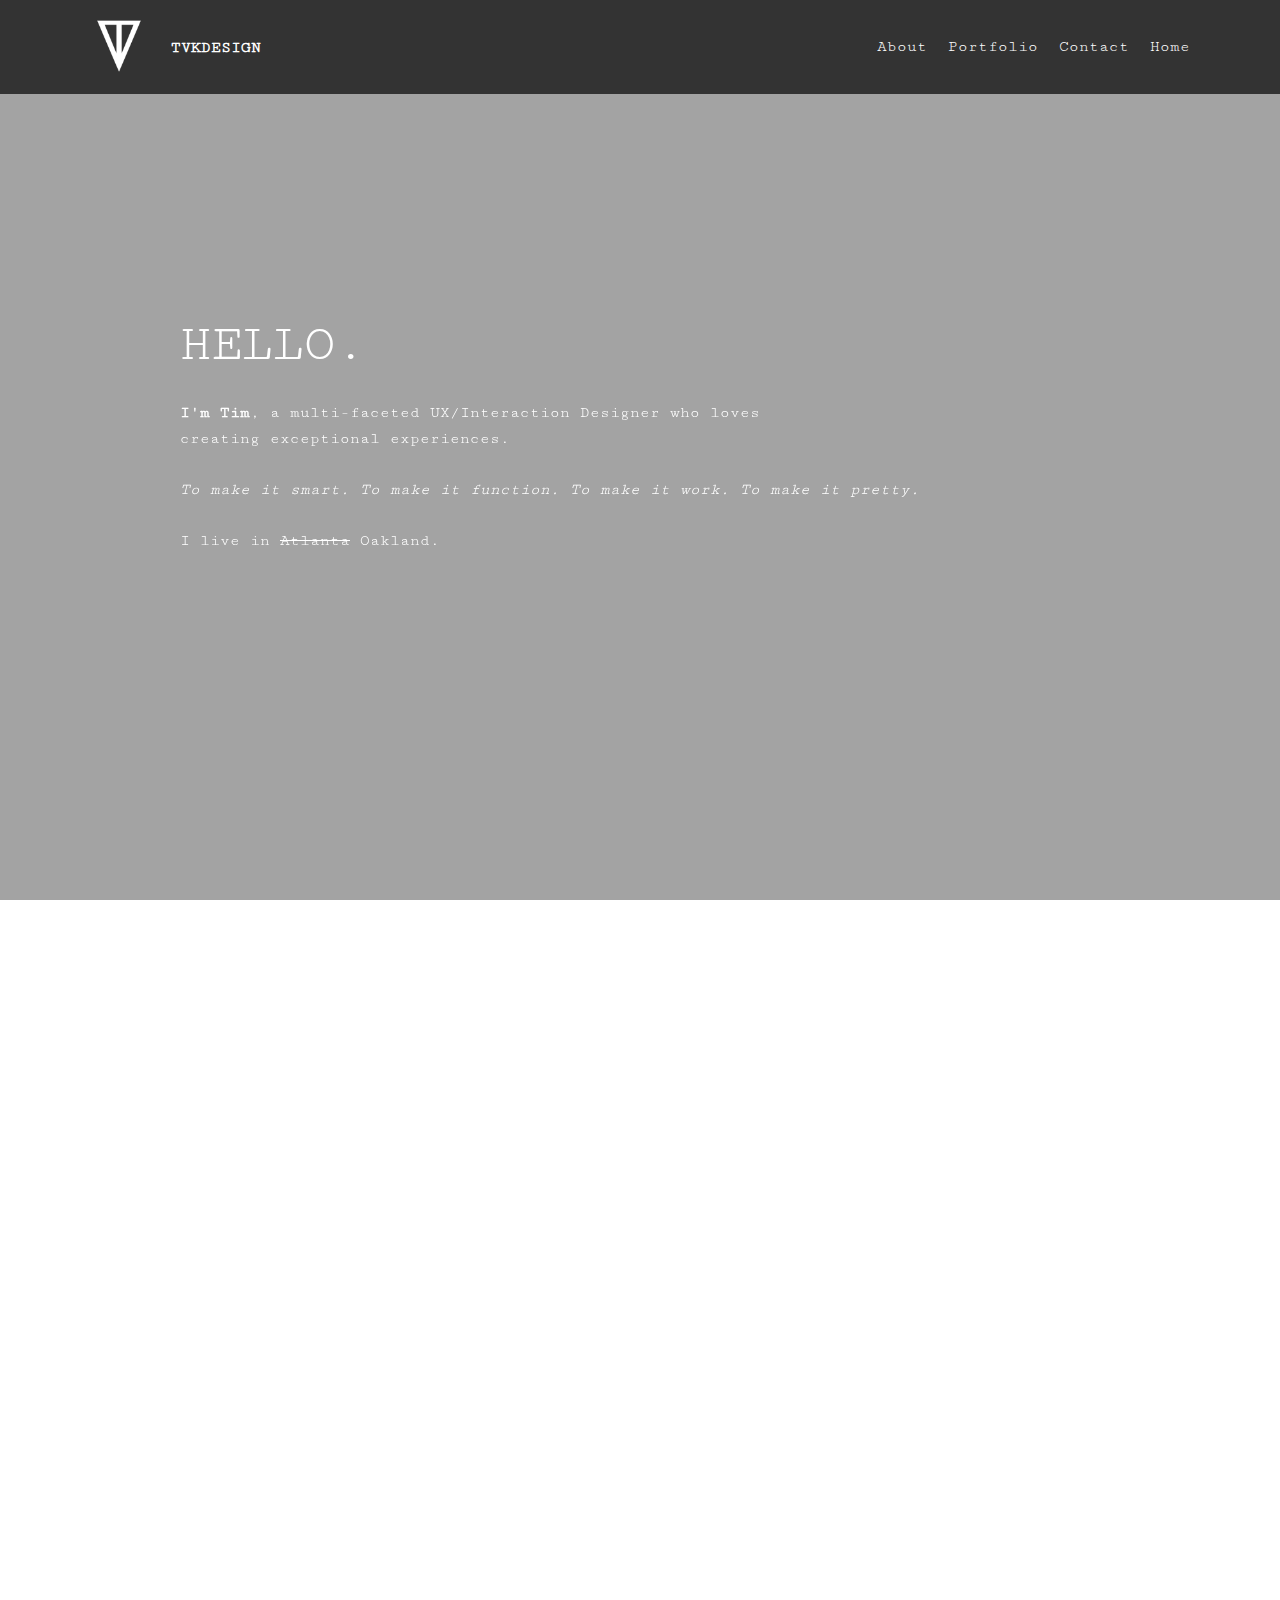
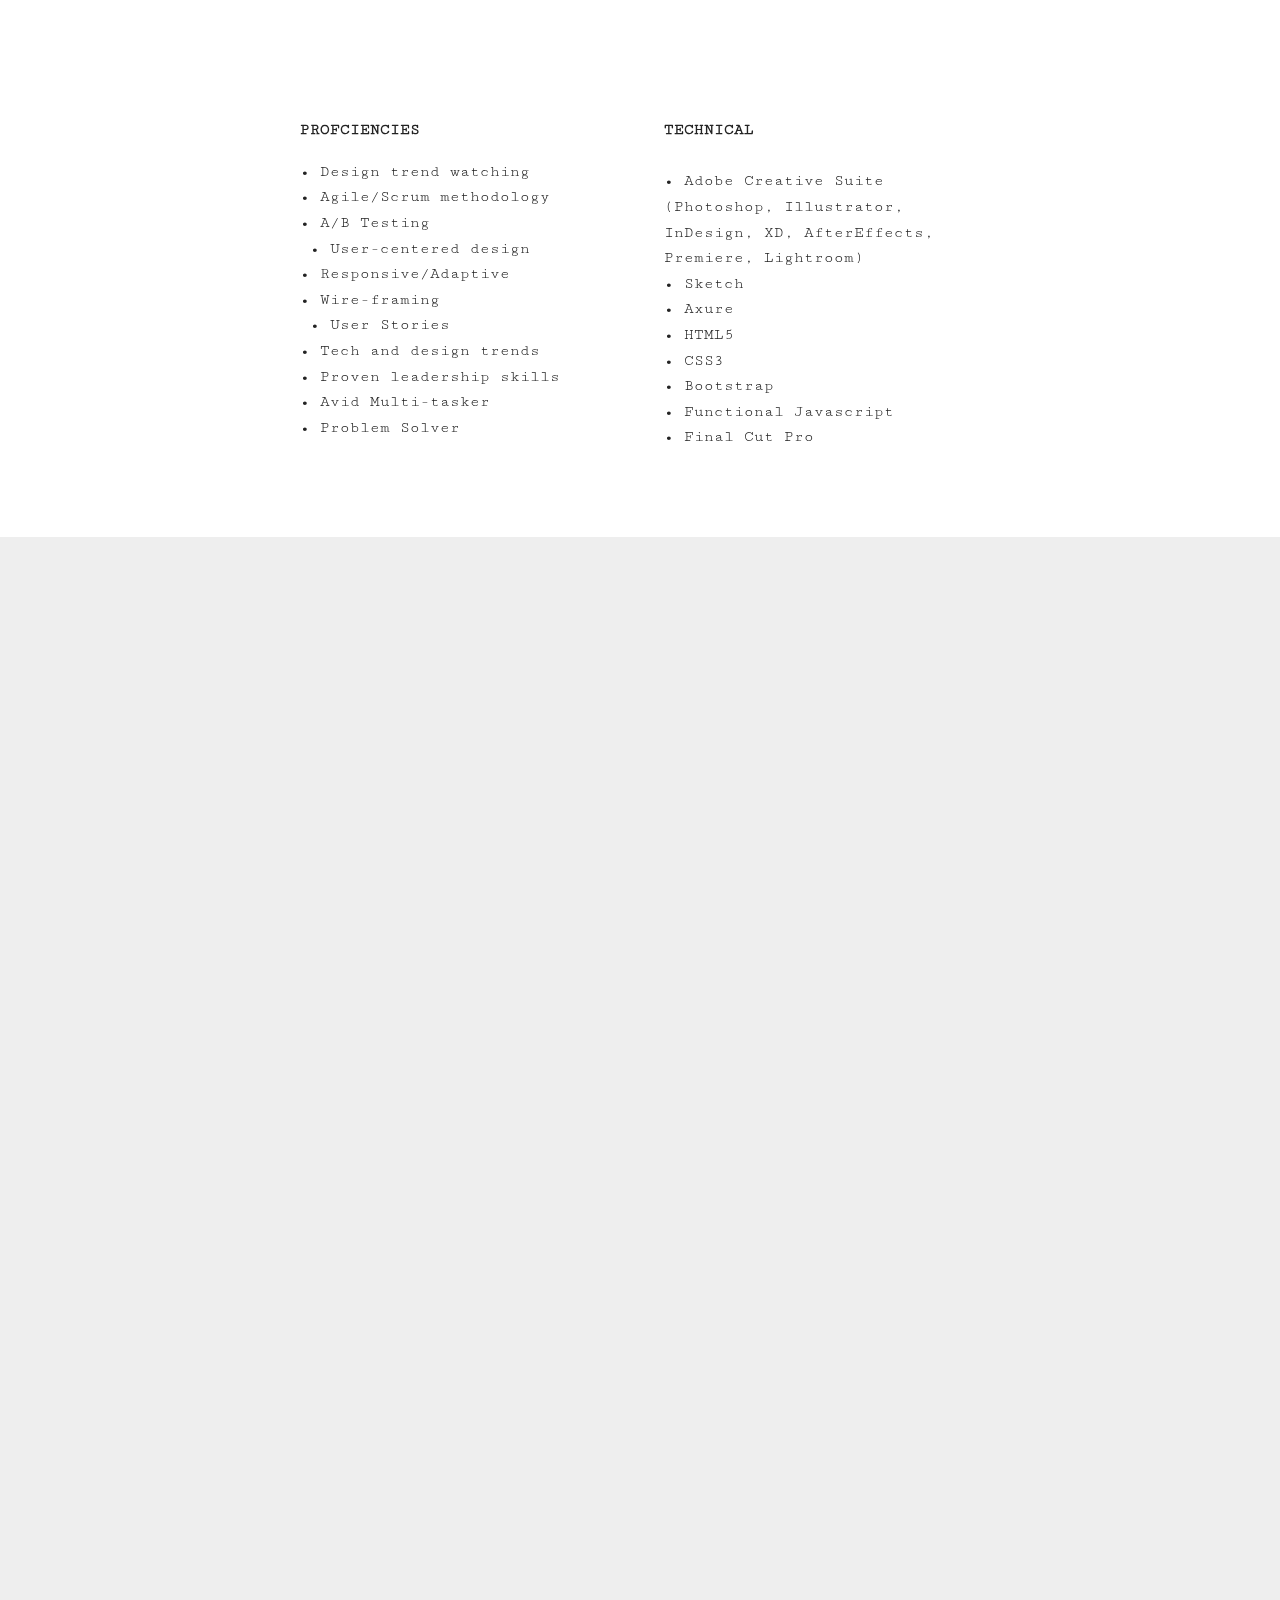
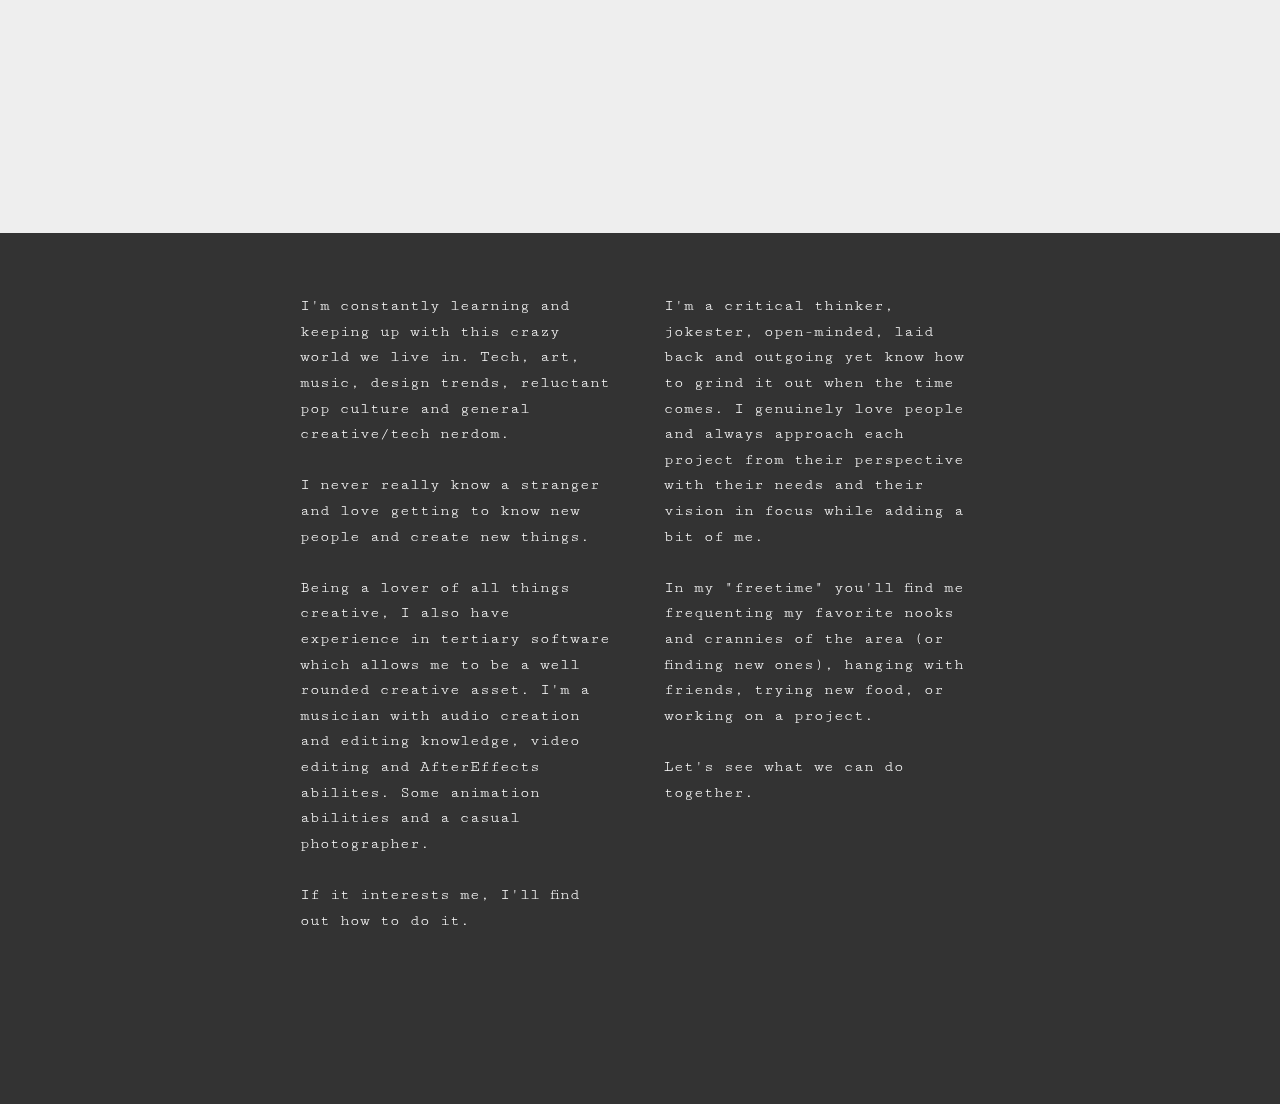
<file: home.html>
<!DOCTYPE html>
<html  >
<head>
  <!-- Site made with Mobirise Website Builder v4.10.6, https://mobirise.com -->
  <meta charset="UTF-8">
  <meta http-equiv="X-UA-Compatible" content="IE=edge">
  <meta name="generator" content="Mobirise v4.10.6, mobirise.com">
  <meta name="viewport" content="width=device-width, initial-scale=1, minimum-scale=1">
  <link rel="shortcut icon" href="assets/images/tvk-logo-v2-122x122.png" type="image/x-icon">
  <meta name="description" content="A multi-faceted designer living in Altanta, GA.">
  
  <title>TVKdesign</title>
  <link rel="stylesheet" href="assets/web/assets/mobirise-icons/mobirise-icons.css">
  <link rel="stylesheet" href="assets/tether/tether.min.css">
  <link rel="stylesheet" href="assets/bootstrap/css/bootstrap.min.css">
  <link rel="stylesheet" href="assets/bootstrap/css/bootstrap-grid.min.css">
  <link rel="stylesheet" href="assets/bootstrap/css/bootstrap-reboot.min.css">
  <link rel="stylesheet" href="assets/dropdown/css/style.css">
  <link rel="stylesheet" href="assets/animatecss/animate.min.css">
  <link rel="stylesheet" href="assets/theme/css/style.css">
  <link rel="stylesheet" href="assets/mobirise/css/mbr-additional.css" type="text/css">
  
  
  
</head>
<body>
  <section class="menu cid-qO69XunZUB" once="menu" id="menu1-w">

    

    <nav class="navbar navbar-expand beta-menu navbar-dropdown align-items-center navbar-fixed-top navbar-toggleable-sm">
        <button class="navbar-toggler navbar-toggler-right" type="button" data-toggle="collapse" data-target="#navbarSupportedContent" aria-controls="navbarSupportedContent" aria-expanded="false" aria-label="Toggle navigation">
            <div class="hamburger">
                <span></span>
                <span></span>
                <span></span>
                <span></span>
            </div>
        </button>
        <div class="menu-logo">
            <div class="navbar-brand">
                <span class="navbar-logo">
                    <a href="http://www.tvkdesign.com/portfolio">
                         <img src="assets/images/tvk-logo-v2-122x122.png" alt="TVK Logo" title="TVKdesign.com" style="height: 4.9rem;">
                    </a>
                </span>
                <span class="navbar-caption-wrap"><a class="navbar-caption text-white display-7" href="#top">TVKDESIGN</a></span>
            </div>
        </div>
        <div class="collapse navbar-collapse" id="navbarSupportedContent">
            <ul class="navbar-nav nav-dropdown nav-right" data-app-modern-menu="true"><li class="nav-item">
                    <a class="nav-link link text-white display-7" href="html.html#testimonials3-o">
                        
                        About</a>
                </li>
                <li class="nav-item">
                    <a class="nav-link link text-white display-7" href="html.html#features11-3w">
                        
                        Portfolio</a>
                </li><li class="nav-item"><a class="nav-link link text-white display-7" href="html.html#content3-1i">
                        
                        Contact</a></li><li class="nav-item"><a class="nav-link link text-white display-7" href="#top">
                        
                        Home</a></li></ul>
            
        </div>
    </nav>
</section>

<section class="engine"><a href="https://mobirise.info/d">free site maker</a></section><section class="cid-qO6eOURkXT mbr-fullscreen" data-bg-video="https://vimeo.com/262981284" id="header2-1j">

    

    <div class="mbr-overlay" style="opacity: 0.4; background-color: rgb(51, 51, 51);"></div>

    <div class="container align-center">
        <div class="row justify-content-md-center">
            <div class="mbr-white col-md-10">
                <h1 class="mbr-section-title mbr-bold pb-3 mbr-fonts-style display-1"><span style="font-weight: normal;">
                    HELLO.</span></h1>
                
                <p class="mbr-text pb-3 mbr-fonts-style display-7"><strong>I'm Tim</strong>, a multi-faceted UX/Interaction Designer who loves&nbsp;<br>creating exceptional experiences.<br><br><em>To make it smart. To make it function. To make it work. To make it pretty.<br></em><br>I live in <strike>Atlanta</strike> Oakland.</p>
                
            </div>
        </div>
    </div>
    
</section>

<section class="testimonials3 cid-qO5Yh7E5CO" id="testimonials3-o">

    

    

    <div class="container">
        <div class="media-container-row">
            <div class="media-content px-3 align-self-center mbr-white py-2">
                <p class="mbr-text testimonial-text mbr-fonts-style display-7"><br><span style="font-style: normal;">With a broad brush of skills ranging from Graphic Design, UX research and UI design, Interaction design, motion and animation, web design and front-end coding, branding and identity, art direction, photography and mentoring, I have a strong grasp of what effective visual design on all levels of ideation brings to a great experience. I enjoy all aspects of "designing" something.<br></span><br><span style="font-style: normal;">With over 10 years of experience and a range of competencies, I continue to stay on top of my game to be a well-rounded creative/techy/problem solver.</span>&nbsp;<br><br><span style="font-style: normal;">I keep up daily with trends, fads or gamechangers, and technologies to stay up-to-date on the constantly changing landscape.</span><br><br><span style="font-style: normal;">No matter the project at hand, intelligent, creative and stimulating user-centric design is my passion.</span><br><br>-<br><br>See more of what I've done at:&nbsp;<a href="https://www.linkedin.com/in/tim-van-kleeck/" target="_blank" class="text-secondary">www.linkedin.com/in/tim-van-kleeck</a></p>
                <p class="mbr-author-name pt-4 mb-2 mbr-fonts-style display-7">&nbsp;</p>
                <p class="mbr-author-desc mbr-fonts-style display-7">&nbsp;</p>
            </div>

            <div class="mbr-figure pl-lg-5" style="width: 70%;">
              <img src="assets/images/me-round-750x750.png" alt="Hello World." title="">
            </div>
        </div>
    </div>
</section>

<section class="mbr-section article content3 cid-qO8DwVa643" id="content3-2g">
      
     

    <div class="container">
        <div class="media-container-row">
            <div class="row col-12 col-md-8">
                <div class="col-12 col-md-6 pr-lg-4 mbr-text mbr-fonts-style display-7"><strong>PROFCIENCIES</strong><p></p><p></p><div><span style="font-size: 1rem;">• Design trend watching</span><br></div><div>• Agile/Scrum methodology</div><div>• A/B Testing</div><div> • User-centered design</div><div>• Responsive/Adaptive </div><div>• Wire-framing</div><div> • User Stories</div><div>• Tech and design trends</div><div>• Proven leadership skills</div><div>• Avid Multi-tasker</div><div>• Problem Solver</div><div><br></div><div><strong><br></strong></div></div>
                <div class="col-12 col-md-6 pl-lg-4 mbr-text mbr-fonts-style display-7"><strong>TECHNICAL</strong><br><div><br></div><div>• Adobe Creative Suite (Photoshop, Illustrator, InDesign, XD, AfterEffects, Premiere, Lightroom)</div><div>• Sketch</div><div>• Axure</div><div><span style="font-size: 1rem;">• </span><span style="font-size: 1rem;">HTML5</span><br></div><div>• CSS3&nbsp;</div><div>• Bootstrap</div><div>• Functional Javascript</div><div>• Final Cut Pro</div></div>
            </div>
        </div>
    </div>
</section>

<section class="mbr-section content4 cid-rBqivxCvzW" id="content4-43">

    

    <div class="container">
        <div class="media-container-row">
            <div class="title col-12 col-md-8">
                <h2 class="align-center pb-3 mbr-fonts-style display-1">
                    Selected Works</h2>
                
                
            </div>
        </div>
    </div>
</section>

<section class="features11 cid-rAGIyXrREh" id="features11-3w">

    

    

    <div class="container">   
        <div class="col-md-12">
            <div class="media-container-row">
                <div class="mbr-figure m-auto" style="width: 50%;">
                    <a href="HomeDepot1.html"><img src="assets/images/hd-dd-rdesign-mock-952x1107.png" alt="HD-DD" title="HD-DD"></a>
                </div>
                <div class=" align-left aside-content">
                    <h2 class="mbr-title pt-2 mbr-fonts-style display-1">
                        Home Depot</h2>
                    <div class="mbr-section-text">
                        <p class="mbr-text mb-5 pt-3 mbr-light mbr-fonts-style display-5">
                        Bluesky Redesign of Digital Decor Pages.
                        </p>
                    </div>

                    <div class="block-content">
                        <div class="card p-3 pr-3">
                            <div class="media">
                                     
                                <div class="media-body">
                                    <h4 class="card-title mbr-fonts-style display-7"><strong>
                                        Web | Visual | UI | Image Curation</strong></h4>
                                </div>
                            </div>                

                            <div class="card-box">
                                <p class="block-text mbr-fonts-style display-7">Brainstormed redesign for the Shop by Poom pages under Digital Decor category.<br><br><a href="HomeDepot1.html" class="text-secondary"><strong><u>See More</u></strong></a></p>
                            </div>
                        </div>

                        
                    </div>
                </div>
            </div>
        </div> 
    </div>          
</section>

<section class="features11 cid-rAGIAc5vYN" id="features11-3x">

    

    

    <div class="container">   
        <div class="col-md-12">
            <div class="media-container-row">
                <div class="mbr-figure m-auto" style="width: 50%;">
                    <a href="page3.html"><img src="assets/images/att-thumb-650x442.png" alt="ATT" title="ATT"></a>
                </div>
                <div class=" align-left aside-content">
                    <h2 class="mbr-title pt-2 mbr-fonts-style display-1">
                        AT&amp;T</h2>
                    <div class="mbr-section-text">
                        <p class="mbr-text mb-5 pt-3 mbr-light mbr-fonts-style display-5">
                        Wireframes, Comps, Visual Design and Redlines for B2B's International billing interface.
                        </p>
                    </div>

                    <div class="block-content">
                        <div class="card p-3 pr-3">
                            <div class="media">
                                     
                                <div class="media-body">
                                    <h4 class="card-title mbr-fonts-style display-7"><strong>Visual | UI | UX | Mockup/Wireframing</strong></h4>
                                </div>
                            </div>                

                            <div class="card-box">
                                <p class="block-text mbr-fonts-style display-7">Complete overhaul of AT&amp;T's International billing portal, elements and pages.<br><br><a href="page3.html" class="text-secondary"><strong><u>See More</u></strong></a></p>
                            </div>
                        </div>

                        
                    </div>
                </div>
            </div>
        </div> 
    </div>          
</section>

<section class="features11 cid-rAGJ3IOrSy" id="features11-3y">

    

    

    <div class="container">   
        <div class="col-md-12">
            <div class="media-container-row">
                <div class="mbr-figure m-auto" style="width: 50%;">
                    <img src="assets/images/korus-surfaces-2015-print-preview-front-02-1-952x1228.jpg" alt="korvus-intro" title="korvus-intro">
                </div>
                <div class=" align-left aside-content">
                    <h2 class="mbr-title pt-2 mbr-fonts-style display-1">
                        Korus Flooring</h2>
                    <div class="mbr-section-text">
                        <p class="mbr-text mb-5 pt-3 mbr-light mbr-fonts-style display-5">
                        Freelance client for a print ad and social media banners.</p>
                    </div>

                    <div class="block-content">
                        <div class="card p-3 pr-3">
                            <div class="media">
                                     
                                <div class="media-body">
                                    <h4 class="card-title mbr-fonts-style display-7"><strong>
                                        Print + Digital | Visual | Illustration</strong></h4>
                                </div>
                            </div>                

                            <div class="card-box">
                                <p class="block-text mbr-fonts-style display-7">Advertisement for Korcus acrylic flooring and propsed expo booth mockup.<br><br><a href="korus.html" class="text-secondary"><strong><u>See More</u></strong></a></p>
                            </div>
                        </div>

                        
                    </div>
                </div>
            </div>
        </div> 
    </div>          
</section>

<section class="features11 cid-rAGJ47iK6e" id="features11-3z">

    

    

    <div class="container">   
        <div class="col-md-12">
            <div class="media-container-row">
                <div class="mbr-figure m-auto" style="width: 50%;">
                    <a href="fivebox.html"><img src="assets/images/fivebox-thumb-650x442.png" alt="Fivebox" title="Fivebox"></a>
                </div>
                <div class=" align-left aside-content">
                    <h2 class="mbr-title pt-2 mbr-fonts-style display-1">
                        Fivebox</h2>
                    <div class="mbr-section-text">
                        <p class="mbr-text mb-5 pt-3 mbr-light mbr-fonts-style display-5">
                        "We need this to look like a developer didn't design it. Can you help?"</p>
                    </div>

                    <div class="block-content">
                        <div class="card p-3 pr-3">
                            <div class="media">
                                     
                                <div class="media-body">
                                    <h4 class="card-title mbr-fonts-style display-7"><strong>Visual | UX/UI | Image Curation</strong></h4>
                                </div>
                            </div>                

                            <div class="card-box">
                                <p class="block-text mbr-fonts-style display-7">App UI design for Recleim and Georgia Power for environmentally friendly appliance removal and dumping.<br><br><a href="fivebox.html" class="text-secondary"><strong><u>See More</u></strong></a></p>
                            </div>
                        </div>

                        
                    </div>
                </div>
            </div>
        </div> 
    </div>          
</section>

<section class="features11 cid-rAGJ55FWdY" id="features11-40">

    

    

    <div class="container">   
        <div class="col-md-12">
            <div class="media-container-row">
                <div class="mbr-figure m-auto" style="width: 50%;">
                    <a href="hd-calcs.html"><img src="assets/images/pip-calculators-comparative-analysis-page-1-952x616.png" alt="Calculator image" title="hd-calcs"></a>
                </div>
                <div class=" align-left aside-content">
                    <h2 class="mbr-title pt-2 mbr-fonts-style display-1">
                        Home Depot</h2>
                    <div class="mbr-section-text">
                        <p class="mbr-text mb-5 pt-3 mbr-light mbr-fonts-style display-5">
                        Research, competetive analysis, mockup and design for proposed space calculators</p>
                    </div>

                    <div class="block-content">
                        <div class="card p-3 pr-3">
                            <div class="media">
                                     
                                <div class="media-body">
                                    <h4 class="card-title mbr-fonts-style display-7"><strong>
                                        Visual Design | UX Research | Wireframing</strong></h4>
                                </div>
                            </div>                

                            <div class="card-box">
                                <p class="block-text mbr-fonts-style display-7">Research proposal for a more user-friendly calculator to be used sitewide.<br><br><a href="hd-calcs.html" class="text-secondary"><strong><u>See More</u></strong></a></p>
                            </div>
                        </div>

                        
                    </div>
                </div>
            </div>
        </div> 
    </div>          
</section>

<section class="features11 cid-rBqg5BF99z" id="features11-42">

    

    

    <div class="container">   
        <div class="col-md-12">
            <div class="media-container-row">
                <div class="mbr-figure m-auto" style="width: 50%;">
                    <img src="assets/images/wabe-dnpr-infographic-1-952x5826.jpeg" alt="npr" title="npr">
                </div>
                <div class=" align-left aside-content">
                    <h2 class="mbr-title pt-2 mbr-fonts-style display-1">
                        90.1 WABE | NPR</h2>
                    <div class="mbr-section-text">
                        <p class="mbr-text mb-5 pt-3 mbr-light mbr-fonts-style display-5">
                        Infographic to inform Millenials on the best neighborhoods to buy/rent in the metro Atlanta area.</p>
                    </div>

                    <div class="block-content">
                        <div class="card p-3 pr-3">
                            <div class="media">
                                     
                                <div class="media-body">
                                    <h4 class="card-title mbr-fonts-style display-7"><strong>Everything | Visual Design | Data Research</strong></h4>
                                </div>
                            </div>                

                            <div class="card-box">
                                <p class="block-text mbr-fonts-style display-7">A project for Atlanta's local NPR station aimed at home buying Millenials.<br><br><u><a href="npr.html" class="text-secondary"><strong>See</strong> <strong>More</strong></a></u><br></p>
                            </div>
                        </div>

                        
                    </div>
                </div>
            </div>
        </div> 
    </div>          
</section>

<section class="features11 cid-rAGJ5vwhCW" id="features11-41">

    

    

    <div class="container">   
        <div class="col-md-12">
            <div class="media-container-row">
                <div class="mbr-figure m-auto" style="width: 50%;">
                    <img src="assets/images/dj-thumb1-650x442.png" alt="random" title="random">
                </div>
                <div class=" align-left aside-content">
                    <h2 class="mbr-title pt-2 mbr-fonts-style display-1">
                        Random Work</h2>
                    <div class="mbr-section-text">
                        <p class="mbr-text mb-5 pt-3 mbr-light mbr-fonts-style display-5">
                        Rejected ideas, brainstorms, Logos, Animations and whatnot.</p>
                    </div>

                    <div class="block-content">
                        <div class="card p-3 pr-3">
                            <div class="media">
                                     
                                <div class="media-body">
                                    
                                </div>
                            </div>                

                            <div class="card-box">
                                <p class="block-text mbr-fonts-style display-7"><a href="random.html" class="text-secondary"><strong><u>See More</u></strong></a></p>
                            </div>
                        </div>

                        
                    </div>
                </div>
            </div>
        </div> 
    </div>          
</section>

<section class="mbr-section article content3 cid-qO6dIJjkWZ" id="content3-1i">
      
     

    <div class="container">
        <div class="media-container-row">
            <div class="row col-12 col-md-8">
                <div class="col-12 col-md-6 pr-lg-4 mbr-text mbr-fonts-style display-7">I'm constantly learning and keeping up with this crazy world we live in. Tech, art, music, design trends, reluctant pop culture and general creative/tech nerdom.<div><br></div><div>I never really know a stranger and love getting to know new people and create new things.</div><div><br></div><div>Being a lover of all things creative, I also have experience in tertiary software which allows me to be a well rounded creative asset. I'm a musician with audio creation and editing knowledge, video editing and AfterEffects abilites. Some animation abilities and a casual photographer.<br><br>If it interests me, I'll find out how to do it.</div><div><br></div></div>
                <div class="col-12 col-md-6 pl-lg-4 mbr-text mbr-fonts-style display-7"><div><a href="assets/files/2018%20Resume%20Grey.pdf" target="_blank"></a><span style="font-size: 1rem;">I'm a critical thinker, jokester, open-minded, laid back and outgoing yet know how to grind it out when the time comes. I genuinely love people and always approach each project from their perspective with their needs and their vision in focus while adding a bit of me.</span><br></div><div><br></div><div>In my "freetime" you'll find me frequenting my favorite nooks and crannies of the area (or finding new ones), hanging with friends, trying new food, or working on a project.</div><div><br></div><div>Let's see what we can do together.</div><div><br></div><div><em>e | tim.p.vk@gmail.com<br>c | 678.225.9172<br><a href="assets/files/TVK%202018%20Resume.pdf" class="text-secondary"><i></i></a><i><a href="assets/files/2018 Resume Grey.pdf" target="_blank" class="text-secondary">Resume</a></i></em></div><div><a href="http://www.linkedin.com/in/tim-van-kleeck" target="_blank" class="text-secondary"><em>Linkedin</em></a></div></div>
            </div>
        </div>
    </div>
</section>

<section once="" class="cid-qO69CULQPC" id="footer6-v">

    

    

    <div class="container">
        <div class="media-container-row align-center mbr-white">
            <div class="col-12">
                <p class="mbr-text mb-0 mbr-fonts-style display-7">
                    © Copyright 2019 | Tim Van Kleeck - All Rights Reserved
                </p>
            </div>
        </div>
    </div>
</section>


  <script src="assets/web/assets/jquery/jquery.min.js"></script>
  <script src="assets/popper/popper.min.js"></script>
  <script src="assets/tether/tether.min.js"></script>
  <script src="assets/bootstrap/js/bootstrap.min.js"></script>
  <script src="assets/smoothscroll/smooth-scroll.js"></script>
  <script src="assets/dropdown/js/nav-dropdown.js"></script>
  <script src="assets/dropdown/js/navbar-dropdown.js"></script>
  <script src="assets/vimeoplayer/jquery.mb.vimeo_player.js"></script>
  <script src="assets/viewportchecker/jquery.viewportchecker.js"></script>
  <script src="assets/ytplayer/jquery.mb.ytplayer.min.js"></script>
  <script src="assets/touchswipe/jquery.touch-swipe.min.js"></script>
  <script src="assets/theme/js/script.js"></script>
  
  
  <input name="animation" type="hidden">
  </body>
</html>
</file>
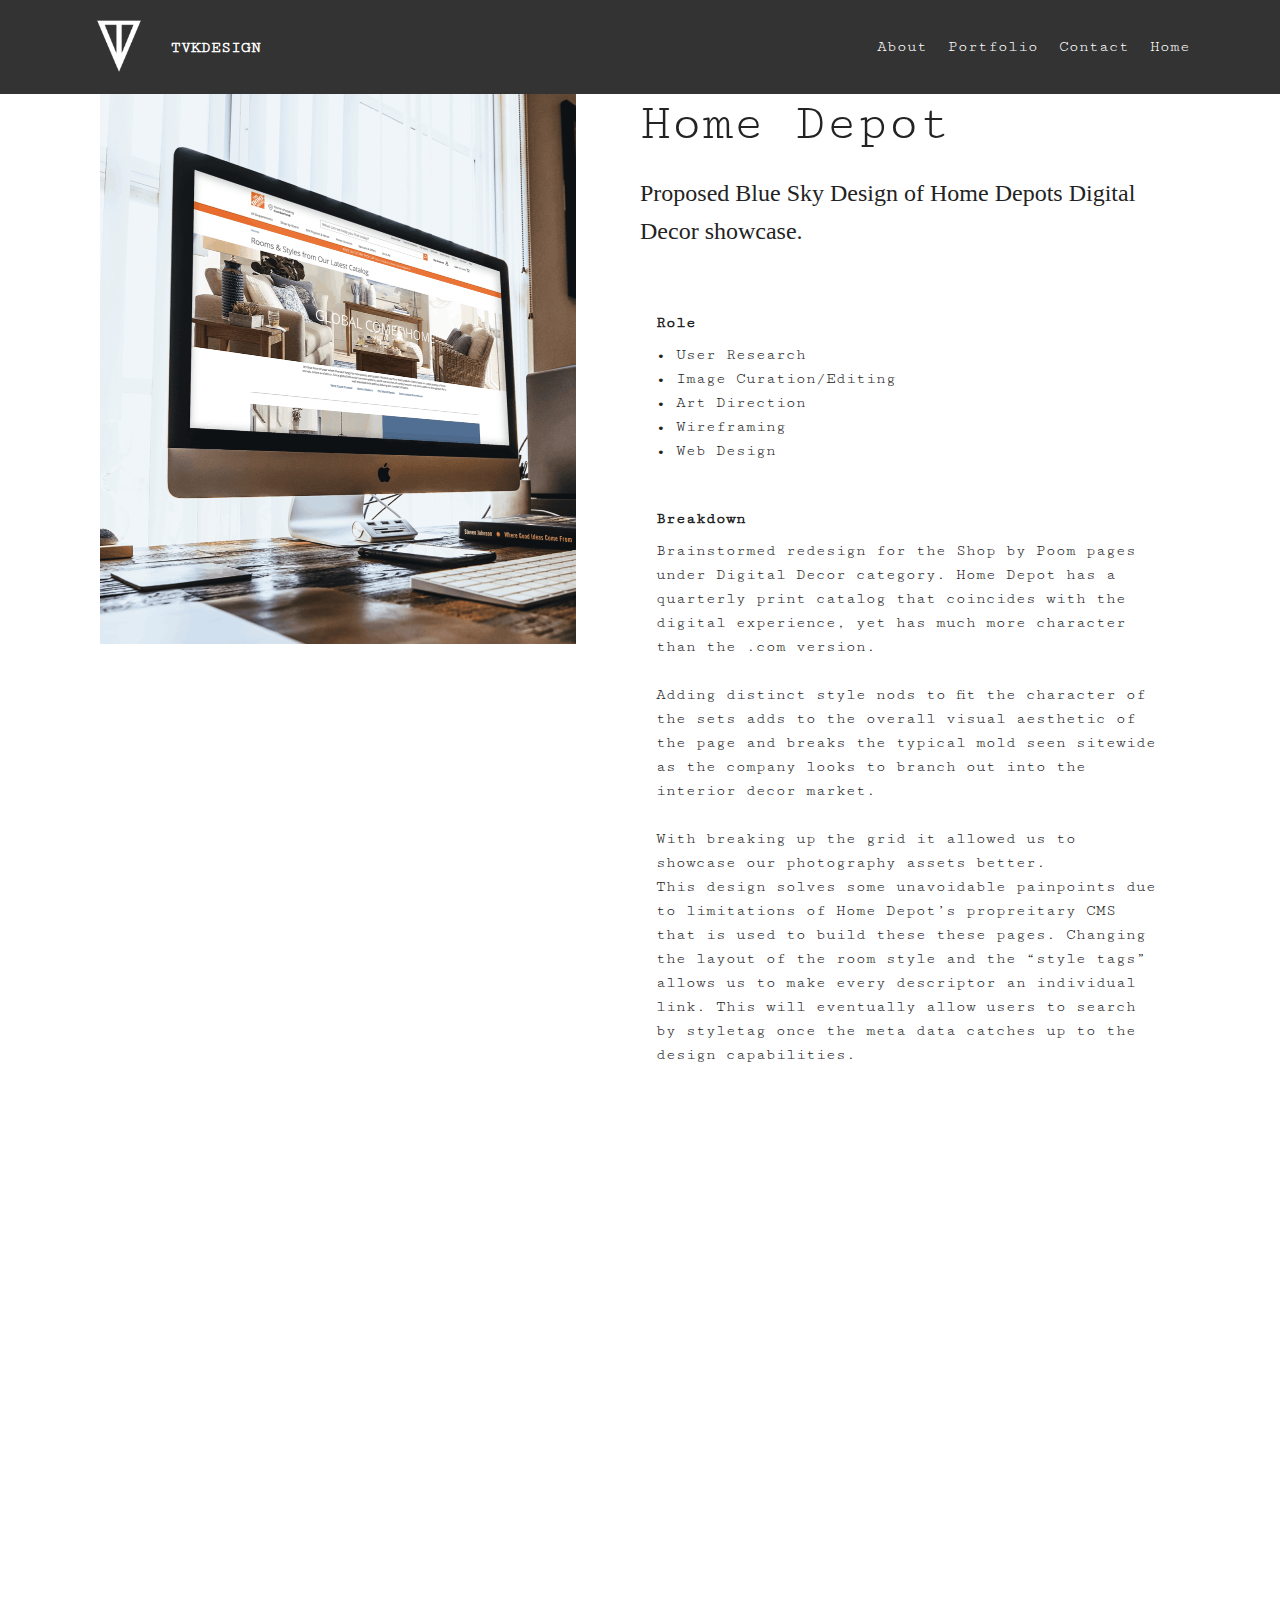
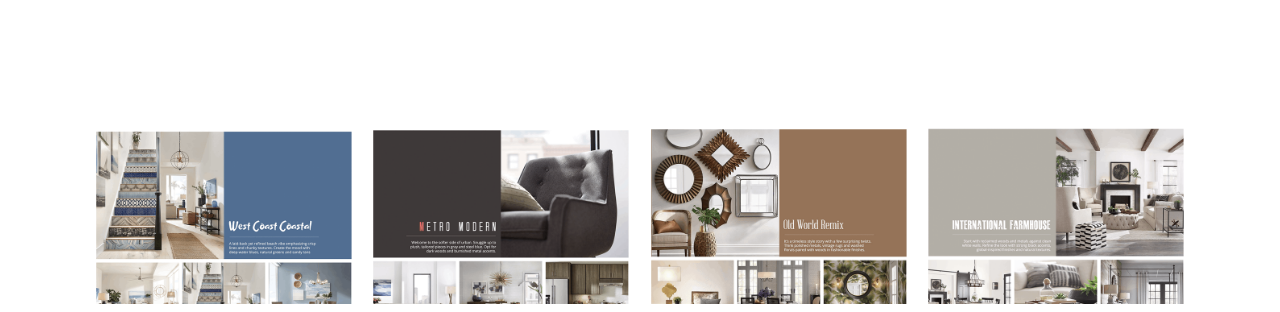
<file: HomeDepot1.html>
<!DOCTYPE html>
<html  >
<head>
  <!-- Site made with Mobirise Website Builder v4.10.6, https://mobirise.com -->
  <meta charset="UTF-8">
  <meta http-equiv="X-UA-Compatible" content="IE=edge">
  <meta name="generator" content="Mobirise v4.10.6, mobirise.com">
  <meta name="viewport" content="width=device-width, initial-scale=1, minimum-scale=1">
  <link rel="shortcut icon" href="assets/images/tvk-logo-v2-122x122.png" type="image/x-icon">
  <meta name="description" content="Bluesky redesign of Home Depots Digital Decor landing page.">
  
  <title>HD-DD-Redesign</title>
  <link rel="stylesheet" href="assets/web/assets/mobirise-icons/mobirise-icons.css">
  <link rel="stylesheet" href="assets/tether/tether.min.css">
  <link rel="stylesheet" href="assets/bootstrap/css/bootstrap.min.css">
  <link rel="stylesheet" href="assets/bootstrap/css/bootstrap-grid.min.css">
  <link rel="stylesheet" href="assets/bootstrap/css/bootstrap-reboot.min.css">
  <link rel="stylesheet" href="assets/dropdown/css/style.css">
  <link rel="stylesheet" href="assets/animatecss/animate.min.css">
  <link rel="stylesheet" href="assets/theme/css/style.css">
  <link rel="stylesheet" href="assets/gallery/style.css">
  <link rel="stylesheet" href="assets/mobirise/css/mbr-additional.css" type="text/css">
  
  
  
</head>
<body>
  <section class="menu cid-qO5Sv0u0gi" once="menu" id="menu1-1p">

    

    <nav class="navbar navbar-expand beta-menu navbar-dropdown align-items-center navbar-fixed-top navbar-toggleable-sm">
        <button class="navbar-toggler navbar-toggler-right" type="button" data-toggle="collapse" data-target="#navbarSupportedContent" aria-controls="navbarSupportedContent" aria-expanded="false" aria-label="Toggle navigation">
            <div class="hamburger">
                <span></span>
                <span></span>
                <span></span>
                <span></span>
            </div>
        </button>
        <div class="menu-logo">
            <div class="navbar-brand">
                <span class="navbar-logo">
                    <a href="http://www.tvkdesign.com">
                         <img src="assets/images/tvk-logo-v2-122x122.png" alt="TVK Logo" title="TVKdesign.com" style="height: 4.9rem;">
                    </a>
                </span>
                <span class="navbar-caption-wrap"><a class="navbar-caption text-white display-7" href="index.html">TVKDESIGN</a></span>
            </div>
        </div>
        <div class="collapse navbar-collapse" id="navbarSupportedContent">
            <ul class="navbar-nav nav-dropdown nav-right" data-app-modern-menu="true"><li class="nav-item">
                    <a class="nav-link link text-white display-7" href="index.html#testimonials3-o">
                        
                        About</a>
                </li>
                <li class="nav-item">
                    <a class="nav-link link text-white display-7" href="index.html#features2-2b">
                        
                        Portfolio</a>
                </li><li class="nav-item"><a class="nav-link link text-white display-7" href="index.html#content3-1i">
                        
                        Contact</a></li><li class="nav-item"><a class="nav-link link text-white display-7" href="index.html">
                        
                        Home</a></li></ul>
            
        </div>
    </nav>
</section>

<section class="engine"><a href="https://mobirise.info/d">web maker</a></section><section class="features11 cid-qO6jg7PdvO" id="features11-1z">

    

    

    <div class="container">   
        <div class="col-md-12">
            <div class="media-container-row">
                <div class="mbr-figure" style="width: 50%;">
                    <img src="assets/images/hd-dd-rdesign-mock-952x1107.png" alt="HD-DD-Mock" title="HD-DD-Mock">
                </div>
                <div class=" align-left aside-content">
                    <h2 class="mbr-title pt-2 mbr-fonts-style display-1">
                        Home Depot</h2>
                    <div class="mbr-section-text">
                        <p class="mbr-text mb-5 pt-3 mbr-light mbr-fonts-style display-2">
                        Proposed Blue Sky Design of Home Depots Digital Decor showcase.</p>
                    </div>

                    <div class="block-content">
                        <div class="card p-3 pr-3">
                            <div class="media">
                                     
                                <div class="media-body">
                                    <h4 class="card-title mbr-fonts-style display-7"><strong>
                                        Role</strong>&nbsp;</h4>
                                </div>
                            </div>                

                            <div class="card-box">
                                <p class="block-text mbr-fonts-style display-7">• User Research<br>• Image Curation/Editing<br>• Art Direction<br>• Wireframing<br>• Web Design</p>
                            </div>
                        </div>

                        <div class="card p-3 pr-3">
                            <div class="media">
                                     
                                <div class="media-body">
                                    <h4 class="card-title mbr-fonts-style display-7"><strong>
                                        Breakdown</strong></h4>
                                </div>
                            </div>                

                            <div class="card-box">
                                <p class="block-text mbr-fonts-style display-7">Brainstormed redesign for the Shop by Poom pages under Digital Decor category. Home Depot has a quarterly print catalog that coincides with the digital experience, yet has much more character than the .com version.<br><br>Adding distinct style nods to fit the character of the sets adds to the overall visual aesthetic of the page and breaks the typical mold seen sitewide as the company looks to branch out into the interior decor market.<br><br>With breaking up the grid it allowed us to showcase our photography assets better. This&nbsp;design solves some unavoidable painpoints due to limitations of Home Depot’s propreitary CMS that is used to build these these pages. Changing the layout of the room style and the “style tags” allows us to make every descriptor an individual link. This will eventually allow users to search by styletag once the meta data catches up to the design capabilities.<br></p>
                            </div>
                        </div>
                    </div>
                </div>
            </div>
        </div> 
    </div>          
</section>

<section class="cid-qO9S63K0r1" id="video3-2l">

    
    
    <figure class="mbr-figure align-center container">
        <div class="video-block" style="width: 80%;">
            <div><iframe class="mbr-embedded-video" src="https://player.vimeo.com/video/262971118?autoplay=1&amp;loop=1" width="1280" height="720" frameborder="0" allowfullscreen></iframe></div>
        </div>
    </figure>
</section>

<section class="mbr-gallery mbr-slider-carousel cid-qO9SVo8u1i" id="gallery3-2m">

    

    <div class="container">
        <div><!-- Filter --><!-- Gallery --><div class="mbr-gallery-row"><div class="mbr-gallery-layout-default"><div><div><div class="mbr-gallery-item mbr-gallery-item--p1" data-video-url="false" data-tags="Awesome"><div href="#lb-gallery3-2m" data-slide-to="0" data-toggle="modal"><img src="assets/images/hd-dd2018-wc-thumb-650x442-650x442.png" alt="West Coast Coastal Detail"><span class="icon-focus"></span></div></div><div class="mbr-gallery-item mbr-gallery-item--p1" data-video-url="false" data-tags="Awesome"><div href="#lb-gallery3-2m" data-slide-to="1" data-toggle="modal"><img src="assets/images/hd-dd2018-mm-thumb-650x442-650x442.png" alt="Metro Modern Detail"><span class="icon-focus"></span></div></div><div class="mbr-gallery-item mbr-gallery-item--p1" data-video-url="false" data-tags="Awesome"><div href="#lb-gallery3-2m" data-slide-to="2" data-toggle="modal"><img src="assets/images/hd-dd2018-owr-thumb-650x442-650x442.png" alt="West Coast Coastal Detail"><span class="icon-focus"></span></div></div><div class="mbr-gallery-item mbr-gallery-item--p1" data-video-url="false" data-tags="Awesome"><div href="#lb-gallery3-2m" data-slide-to="3" data-toggle="modal"><img src="assets/images/hd-dd2018-if-thumb-650x442-650x442.png" alt="Internation Farmhouse Detail"><span class="icon-focus"></span></div></div></div></div><div class="clearfix"></div></div></div><!-- Lightbox --><div data-app-prevent-settings="" class="mbr-slider modal fade carousel slide" tabindex="-1" data-keyboard="true" data-interval="false" id="lb-gallery3-2m"><div class="modal-dialog"><div class="modal-content"><div class="modal-body"><div class="carousel-inner"><div class="carousel-item"><img src="assets/images/hd-dd2018-wc-thumb-650x442.png" alt="West Coast Coastal Detail"></div><div class="carousel-item"><img src="assets/images/hd-dd2018-mm-thumb-650x442.png" alt="Metro Modern Detail"></div><div class="carousel-item active"><img src="assets/images/hd-dd2018-owr-thumb-650x442.png" alt="West Coast Coastal Detail"></div><div class="carousel-item"><img src="assets/images/hd-dd2018-if-thumb-650x442.png" alt="Internation Farmhouse Detail"></div></div><a class="carousel-control carousel-control-prev" role="button" data-slide="prev" href="#lb-gallery3-2m"><span class="mbri-left mbr-iconfont" aria-hidden="true"></span><span class="sr-only">Previous</span></a><a class="carousel-control carousel-control-next" role="button" data-slide="next" href="#lb-gallery3-2m"><span class="mbri-right mbr-iconfont" aria-hidden="true"></span><span class="sr-only">Next</span></a><a class="close" href="#" role="button" data-dismiss="modal"><span class="sr-only">Close</span></a></div></div></div></div></div>
    </div>

</section>


  <script src="assets/web/assets/jquery/jquery.min.js"></script>
  <script src="assets/popper/popper.min.js"></script>
  <script src="assets/tether/tether.min.js"></script>
  <script src="assets/bootstrap/js/bootstrap.min.js"></script>
  <script src="assets/smoothscroll/smooth-scroll.js"></script>
  <script src="assets/dropdown/js/nav-dropdown.js"></script>
  <script src="assets/dropdown/js/navbar-dropdown.js"></script>
  <script src="assets/touchswipe/jquery.touch-swipe.min.js"></script>
  <script src="assets/vimeoplayer/jquery.mb.vimeo_player.js"></script>
  <script src="assets/masonry/masonry.pkgd.min.js"></script>
  <script src="assets/imagesloaded/imagesloaded.pkgd.min.js"></script>
  <script src="assets/bootstrapcarouselswipe/bootstrap-carousel-swipe.js"></script>
  <script src="assets/viewportchecker/jquery.viewportchecker.js"></script>
  <script src="assets/theme/js/script.js"></script>
  <script src="assets/gallery/player.min.js"></script>
  <script src="assets/gallery/script.js"></script>
  <script src="assets/slidervideo/script.js"></script>
  
  
  <input name="animation" type="hidden">
  </body>
</html>
</file>
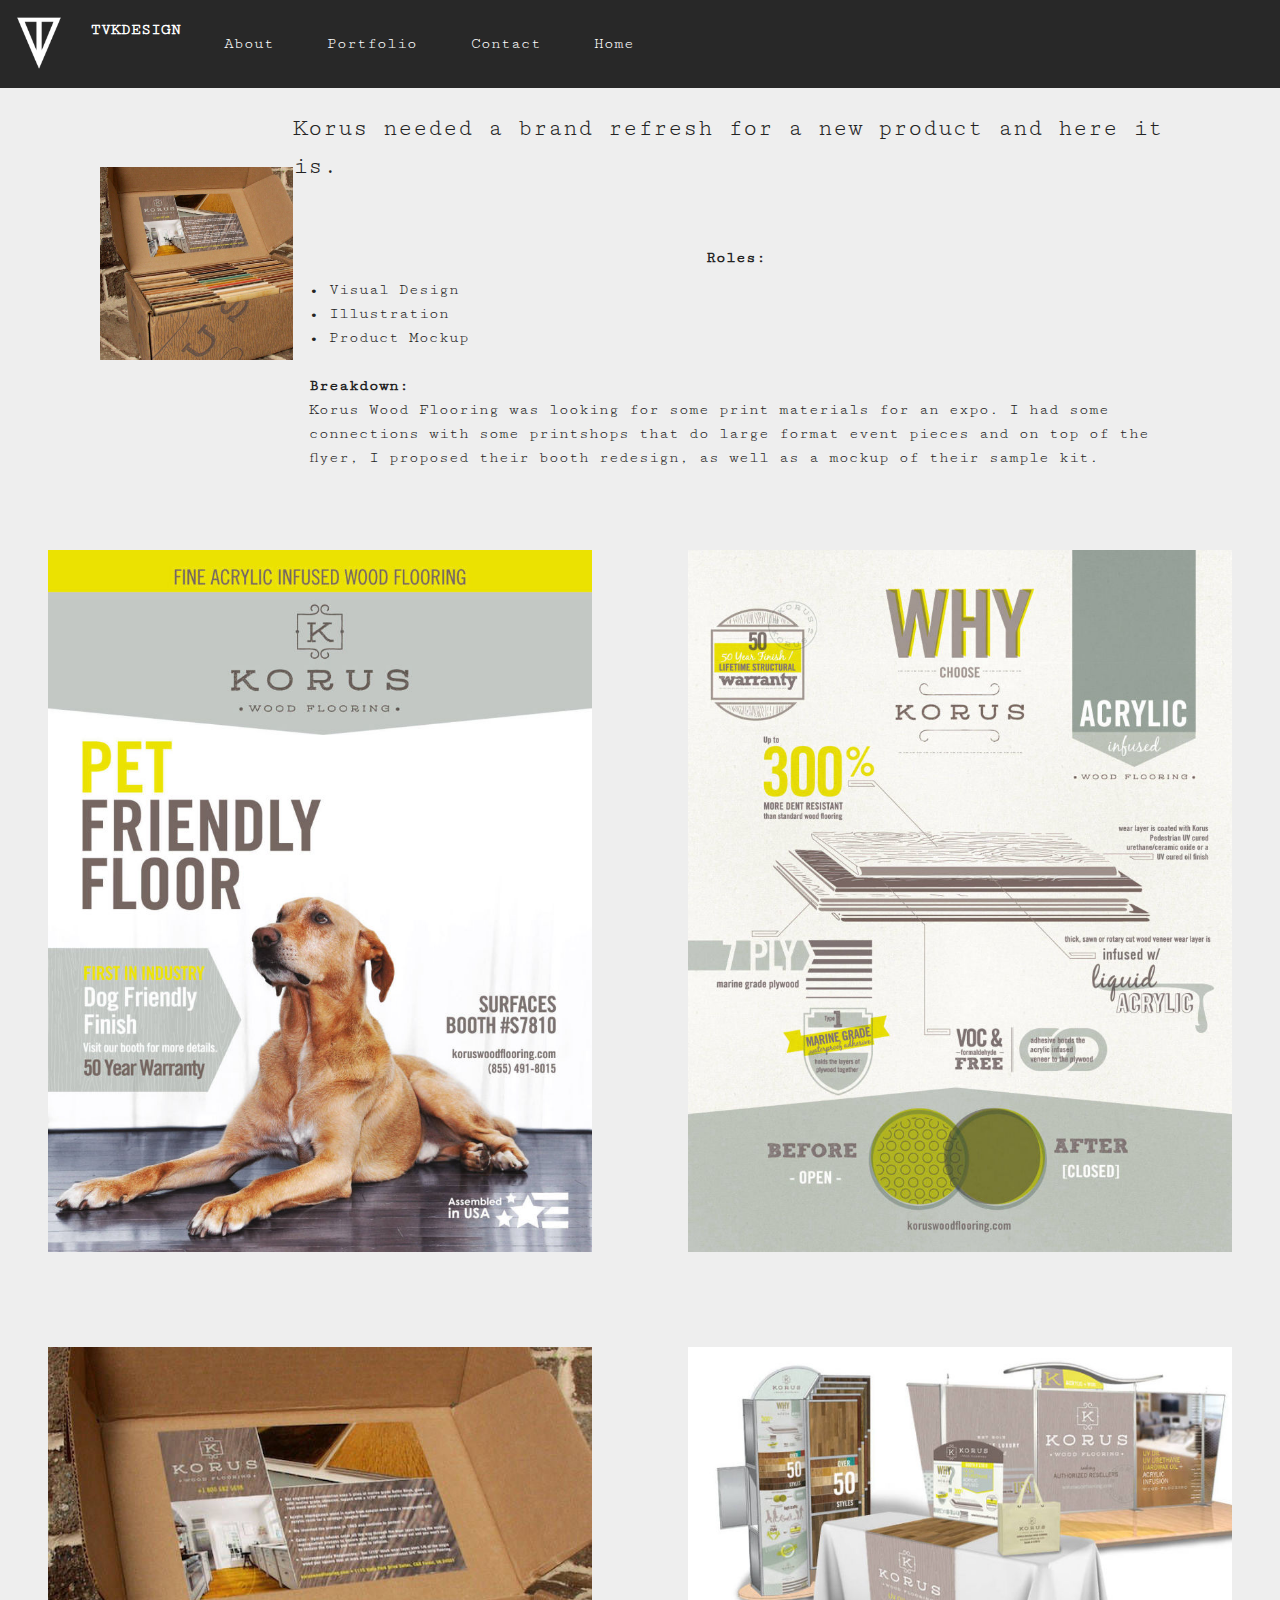
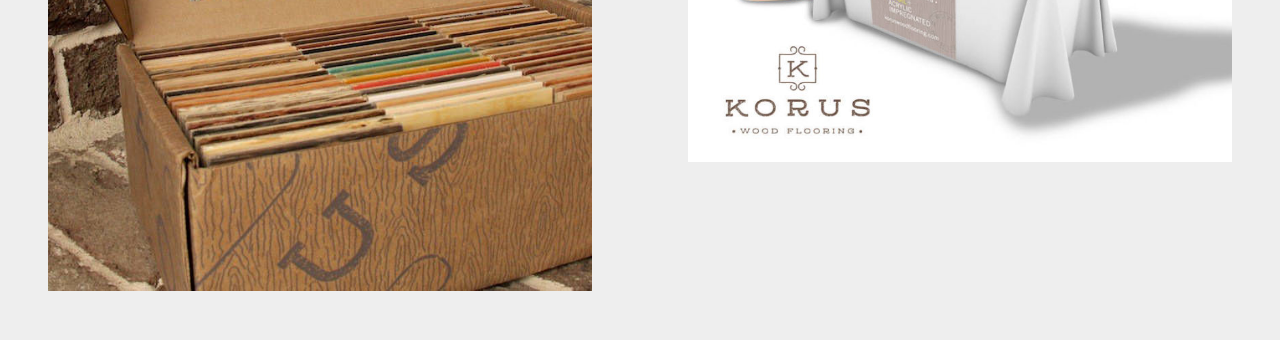
<file: korus.html>
<!DOCTYPE html>
<html  >
<head>
  <!-- Site made with Mobirise Website Builder v4.10.6, https://mobirise.com -->
  <meta charset="UTF-8">
  <meta http-equiv="X-UA-Compatible" content="IE=edge">
  <meta name="generator" content="Mobirise v4.10.6, mobirise.com">
  <meta name="viewport" content="width=device-width, initial-scale=1, minimum-scale=1">
  <link rel="shortcut icon" href="assets/images/tvk-logo-v2-122x122.png" type="image/x-icon">
  <meta name="description" content="Freelance project and proposal for Korus Acrylic Flooring">
  
  <title>korus</title>
  <link rel="stylesheet" href="assets/web/assets/mobirise-icons/mobirise-icons.css">
  <link rel="stylesheet" href="assets/tether/tether.min.css">
  <link rel="stylesheet" href="assets/bootstrap/css/bootstrap.min.css">
  <link rel="stylesheet" href="assets/bootstrap/css/bootstrap-grid.min.css">
  <link rel="stylesheet" href="assets/bootstrap/css/bootstrap-reboot.min.css">
  <link rel="stylesheet" href="assets/dropdown/css/style.css">
  <link rel="stylesheet" href="assets/animatecss/animate.min.css">
  <link rel="stylesheet" href="assets/theme/css/style.css">
  <link rel="stylesheet" href="assets/gallery/style.css">
  <link rel="stylesheet" href="assets/mobirise/css/mbr-additional.css" type="text/css">
  
  
  
</head>
<body>
  <section class="menu cid-rBHRzgD9T4" once="menu" id="menu1-4v">

    

    <nav class="navbar navbar-expand beta-menu navbar-dropdown align-items-center navbar-fixed-top navbar-toggleable-sm">
        <button class="navbar-toggler navbar-toggler-right" type="button" data-toggle="collapse" data-target="#navbarSupportedContent" aria-controls="navbarSupportedContent" aria-expanded="false" aria-label="Toggle navigation">
            <div class="hamburger">
                <span></span>
                <span></span>
                <span></span>
                <span></span>
            </div>
        </button>
        <div class="menu-logo">
            <div class="navbar-brand">
                <span class="navbar-logo">
                    <a href="http://www.tvkdesign.com/portfolio">
                         <img src="assets/images/tvk-logo-v2-122x122.png" alt="TVK Logo" title="TVKdesign.com" style="height: 4.9rem;">
                    </a>
                </span>
                <span class="navbar-caption-wrap"><a class="navbar-caption text-white display-7" href="#top">TVKDESIGN</a></span>
            </div>
        </div>
        <div class="collapse navbar-collapse" id="navbarSupportedContent">
            <ul class="navbar-nav nav-dropdown nav-right" data-app-modern-menu="true"><li class="nav-item">
                    <a class="nav-link link text-white display-7" href="html.html#testimonials3-o">
                        
                        About</a>
                </li>
                <li class="nav-item">
                    <a class="nav-link link text-white display-7" href="html.html#features11-3w">
                        
                        Portfolio</a>
                </li><li class="nav-item"><a class="nav-link link text-white display-7" href="html.html#content3-1i">
                        
                        Contact</a></li><li class="nav-item"><a class="nav-link link text-white display-7" href="#top">
                        
                        Home</a></li></ul>
            
        </div>
    </nav>
</section>

<section class="engine"><a href="https://mobirise.info/r">bootstrap template</a></section><section once="" class="cid-rBHRzm7ibu" id="footer6-4w">

    

    

    <div class="container">
        <div class="media-container-row align-center mbr-white">
            <div class="col-12">
                <p class="mbr-text mb-0 mbr-fonts-style display-7">
                    © Copyright 2019 | Tim Van Kleeck - All Rights Reserved
                </p>
            </div>
        </div>
    </div>
</section>

<section class="features11 cid-rBHRzr7Ur1" id="features11-4x">

    

    

    <div class="container">   
        <div class="col-md-12">
            <div class="media-container-row">
                <div class="mbr-figure m-auto" style="width: 50%;">
                    <img src="assets/images/korussamplekit3-1-650x650-650x650.jpg" alt="Korus Intro" title="Korus Intro">
                </div>
                <div class=" align-left aside-content">
                    <h2 class="mbr-title pt-2 mbr-fonts-style display-1">Korus Flooring</h2>
                    <div class="mbr-section-text">
                        <p class="mbr-text mb-5 pt-3 mbr-light mbr-fonts-style display-5">
                        Korus needed a brand refresh for a new product and here it is.</p>
                    </div>

                    <div class="block-content">
                        <div class="card p-3 pr-3">
                            <div class="media">
                                     
                                <div class="media-body">
                                    <h4 class="card-title mbr-fonts-style display-7"><strong>Roles:</strong></h4>
                                </div>
                            </div>                

                            <div class="card-box">
                                <p class="block-text mbr-fonts-style display-7">• Visual Design<br>• Illustration<br>• Product Mockup<br><br><strong>Breakdown:</strong><br>Korus Wood Flooring was looking for some print materials for an expo. I had some connections with some printshops that do large format event pieces and on top of the flyer, I proposed their booth redesign, as well as a mockup of their sample kit.</p>
                            </div>
                        </div>

                        
                    </div>
                </div>
            </div>
        </div> 
    </div>          
</section>

<section class="mbr-gallery mbr-slider-carousel cid-rBHUrgAmvb" id="gallery3-51">

    

    <div>
        <div><!-- Filter --><!-- Gallery --><div class="mbr-gallery-row"><div class="mbr-gallery-layout-default"><div><div><div class="mbr-gallery-item mbr-gallery-item--p6" data-video-url="false" data-tags="Animated"><div href="#lb-gallery3-51" data-slide-to="0" data-toggle="modal"><img src="assets/images/korus-surfaces-2015-print-preview-front-02-1-1294x1669-800x1032.jpg" alt="korus-front" title="korus-front"><span class="icon-focus"></span></div></div><div class="mbr-gallery-item mbr-gallery-item--p6" data-video-url="false" data-tags="Animated"><div href="#lb-gallery3-51" data-slide-to="1" data-toggle="modal"><img src="assets/images/korus-surfaces-2015-print-preview-back-02-2-1294x1669-800x1032.jpg" alt="korus-back" title="korus-back"><span class="icon-focus"></span></div></div><div class="mbr-gallery-item mbr-gallery-item--p6" data-video-url="false" data-tags="Animated"><div href="#lb-gallery3-51" data-slide-to="2" data-toggle="modal"><img src="assets/images/korussamplekit3-1-650x650-650x650.jpg" alt="korus-sample" title="korus-sample"><span class="icon-focus"></span></div></div><div class="mbr-gallery-item mbr-gallery-item--p6" data-video-url="false" data-tags="Animated"><div href="#lb-gallery3-51" data-slide-to="3" data-toggle="modal"><img src="assets/images/logosatlanta-korustradeshow-862x657-800x610.jpg" alt="korus-expo" title="korus-expo"><span class="icon-focus"></span></div></div></div></div><div class="clearfix"></div></div></div><!-- Lightbox --><div data-app-prevent-settings="" class="mbr-slider modal fade carousel slide" tabindex="-1" data-keyboard="true" data-interval="false" id="lb-gallery3-51"><div class="modal-dialog"><div class="modal-content"><div class="modal-body"><div class="carousel-inner"><div class="carousel-item"><img src="assets/images/korus-surfaces-2015-print-preview-front-02-1-1294x1669.jpg" alt="korus-front" title="korus-front"></div><div class="carousel-item active"><img src="assets/images/korus-surfaces-2015-print-preview-back-02-2-1294x1669.jpg" alt="korus-back" title="korus-back"></div><div class="carousel-item"><img src="assets/images/korussamplekit3-1-650x650.jpg" alt="korus-sample" title="korus-sample"></div><div class="carousel-item"><img src="assets/images/logosatlanta-korustradeshow-862x657.jpg" alt="korus-expo" title="korus-expo"></div></div><a class="carousel-control carousel-control-prev" role="button" data-slide="prev" href="#lb-gallery3-51"><span class="mbri-left mbr-iconfont" aria-hidden="true"></span><span class="sr-only">Previous</span></a><a class="carousel-control carousel-control-next" role="button" data-slide="next" href="#lb-gallery3-51"><span class="mbri-right mbr-iconfont" aria-hidden="true"></span><span class="sr-only">Next</span></a><a class="close" href="#" role="button" data-dismiss="modal"><span class="sr-only">Close</span></a></div></div></div></div></div>
    </div>

</section>


  <script src="assets/web/assets/jquery/jquery.min.js"></script>
  <script src="assets/popper/popper.min.js"></script>
  <script src="assets/tether/tether.min.js"></script>
  <script src="assets/bootstrap/js/bootstrap.min.js"></script>
  <script src="assets/smoothscroll/smooth-scroll.js"></script>
  <script src="assets/dropdown/js/nav-dropdown.js"></script>
  <script src="assets/dropdown/js/navbar-dropdown.js"></script>
  <script src="assets/touchswipe/jquery.touch-swipe.min.js"></script>
  <script src="assets/vimeoplayer/jquery.mb.vimeo_player.js"></script>
  <script src="assets/masonry/masonry.pkgd.min.js"></script>
  <script src="assets/imagesloaded/imagesloaded.pkgd.min.js"></script>
  <script src="assets/bootstrapcarouselswipe/bootstrap-carousel-swipe.js"></script>
  <script src="assets/viewportchecker/jquery.viewportchecker.js"></script>
  <script src="assets/theme/js/script.js"></script>
  <script src="assets/gallery/player.min.js"></script>
  <script src="assets/gallery/script.js"></script>
  <script src="assets/slidervideo/script.js"></script>
  
  
  <input name="animation" type="hidden">
  </body>
</html>
</file>
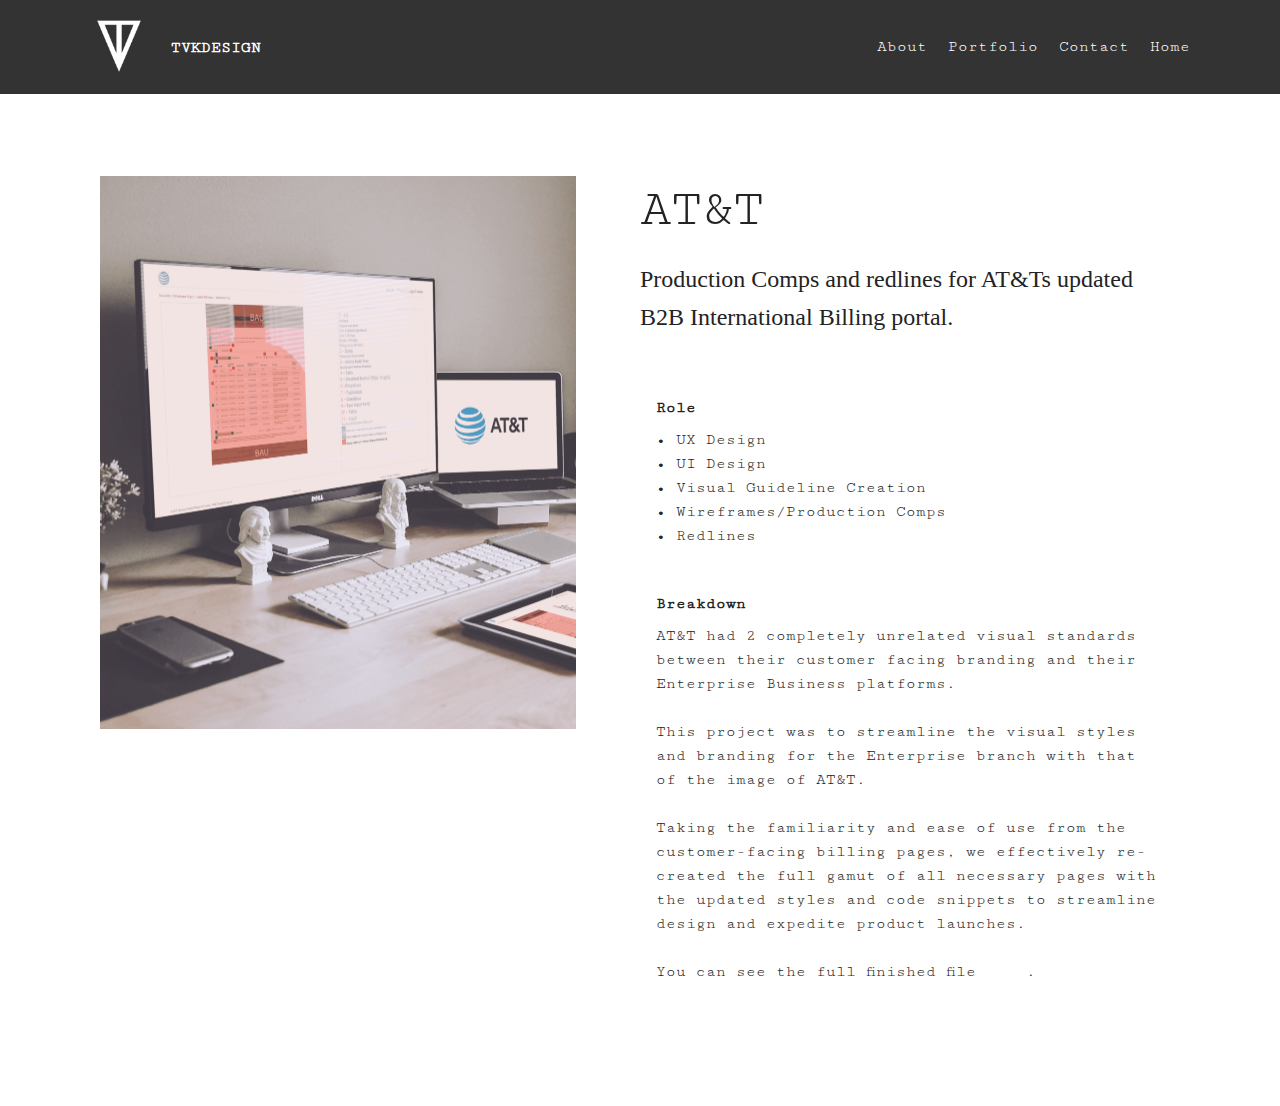
<file: page3.html>
<!DOCTYPE html>
<html  >
<head>
  <!-- Site made with Mobirise Website Builder v4.10.6, https://mobirise.com -->
  <meta charset="UTF-8">
  <meta http-equiv="X-UA-Compatible" content="IE=edge">
  <meta name="generator" content="Mobirise v4.10.6, mobirise.com">
  <meta name="viewport" content="width=device-width, initial-scale=1, minimum-scale=1">
  <link rel="shortcut icon" href="assets/images/tvk-logo-v2-122x122.png" type="image/x-icon">
  <meta name="description" content="Bluesky redesign of Home Depots Digital Decor landing page.">
  
  <title>ATT_Comps</title>
  <link rel="stylesheet" href="assets/web/assets/mobirise-icons/mobirise-icons.css">
  <link rel="stylesheet" href="assets/tether/tether.min.css">
  <link rel="stylesheet" href="assets/bootstrap/css/bootstrap.min.css">
  <link rel="stylesheet" href="assets/bootstrap/css/bootstrap-grid.min.css">
  <link rel="stylesheet" href="assets/bootstrap/css/bootstrap-reboot.min.css">
  <link rel="stylesheet" href="assets/dropdown/css/style.css">
  <link rel="stylesheet" href="assets/animatecss/animate.min.css">
  <link rel="stylesheet" href="assets/theme/css/style.css">
  <link rel="stylesheet" href="assets/mobirise/css/mbr-additional.css" type="text/css">
  
  
  
</head>
<body>
  <section class="menu cid-qOa6on2d3M" once="menu" id="menu1-2o">

    

    <nav class="navbar navbar-expand beta-menu navbar-dropdown align-items-center navbar-fixed-top navbar-toggleable-sm">
        <button class="navbar-toggler navbar-toggler-right" type="button" data-toggle="collapse" data-target="#navbarSupportedContent" aria-controls="navbarSupportedContent" aria-expanded="false" aria-label="Toggle navigation">
            <div class="hamburger">
                <span></span>
                <span></span>
                <span></span>
                <span></span>
            </div>
        </button>
        <div class="menu-logo">
            <div class="navbar-brand">
                <span class="navbar-logo">
                    <a href="http://www.tvkdesign.com/portfolio">
                         <img src="assets/images/tvk-logo-v2-122x122.png" alt="TVK Logo" title="TVKdesign.com" style="height: 4.9rem;">
                    </a>
                </span>
                <span class="navbar-caption-wrap"><a class="navbar-caption text-white display-7" href="#top">TVKDESIGN</a></span>
            </div>
        </div>
        <div class="collapse navbar-collapse" id="navbarSupportedContent">
            <ul class="navbar-nav nav-dropdown nav-right" data-app-modern-menu="true"><li class="nav-item">
                    <a class="nav-link link text-white display-7" href="html.html#testimonials3-o">
                        
                        About</a>
                </li>
                <li class="nav-item">
                    <a class="nav-link link text-white display-7" href="html.html#features11-3w">
                        
                        Portfolio</a>
                </li><li class="nav-item"><a class="nav-link link text-white display-7" href="html.html#content3-1i">
                        
                        Contact</a></li><li class="nav-item"><a class="nav-link link text-white display-7" href="#top">
                        
                        Home</a></li></ul>
            
        </div>
    </nav>
</section>

<section class="engine"><a href="https://mobirise.info/d">site maker</a></section><section once="" class="cid-qOa6opgL2C" id="footer6-2t">

    

    

    <div class="container">
        <div class="media-container-row align-center mbr-white">
            <div class="col-12">
                <p class="mbr-text mb-0 mbr-fonts-style display-7">
                    © Copyright 2019 | Tim Van Kleeck - All Rights Reserved
                </p>
            </div>
        </div>
    </div>
</section>

<section class="features11 cid-qOa6orgoD7" id="features11-2x">

    

    

    <div class="container">   
        <div class="col-md-12">
            <div class="media-container-row">
                <div class="mbr-figure" style="width: 50%;">
                    <img src="assets/images/att-mock-952x1107.png" alt="ATT Comp Mockup" title="ATT Comp Mockup">
                </div>
                <div class=" align-left aside-content">
                    <h2 class="mbr-title pt-2 mbr-fonts-style display-1">
                        AT&amp;T</h2>
                    <div class="mbr-section-text">
                        <p class="mbr-text mb-5 pt-3 mbr-light mbr-fonts-style display-2">
                        Production Comps and redlines for AT&amp;Ts updated B2B International Billing portal.</p>
                    </div>

                    <div class="block-content">
                        <div class="card p-3 pr-3">
                            <div class="media">
                                     
                                <div class="media-body">
                                    <h4 class="card-title mbr-fonts-style display-7"><strong>
                                        Role</strong>&nbsp;</h4>
                                </div>
                            </div>                

                            <div class="card-box">
                                <p class="block-text mbr-fonts-style display-7">• UX Design<br>• UI Design<br>• Visual Guideline Creation<br>• Wireframes/Production Comps<br>• Redlines</p>
                            </div>
                        </div>

                        <div class="card p-3 pr-3">
                            <div class="media">
                                     
                                <div class="media-body">
                                    <h4 class="card-title mbr-fonts-style display-7"><strong>
                                        Breakdown</strong></h4>
                                </div>
                            </div>                

                            <div class="card-box">
                                <p class="block-text mbr-fonts-style display-7">AT&amp;T had 2 completely unrelated visual standards between their customer facing branding and their Enterprise Business platforms.<br><br>This project was to streamline the visual styles and branding for the Enterprise branch with that of the image of AT&amp;T.<br><br>Taking the familiarity and ease of use from the customer-facing billing pages, we effectively re-created the full gamut of all necessary pages with the updated styles and code snippets to streamline design and expedite product launches.<br><br>You can see the full finished file <a href="assets/files/ATT Comps.pdf" target="_blank" class="text-secondary">HERE</a>.</p>
                            </div>
                        </div>
                    </div>
                </div>
            </div>
        </div> 
    </div>          
</section>


  <script src="assets/web/assets/jquery/jquery.min.js"></script>
  <script src="assets/popper/popper.min.js"></script>
  <script src="assets/tether/tether.min.js"></script>
  <script src="assets/bootstrap/js/bootstrap.min.js"></script>
  <script src="assets/dropdown/js/nav-dropdown.js"></script>
  <script src="assets/dropdown/js/navbar-dropdown.js"></script>
  <script src="assets/touchswipe/jquery.touch-swipe.min.js"></script>
  <script src="assets/viewportchecker/jquery.viewportchecker.js"></script>
  <script src="assets/smoothscroll/smooth-scroll.js"></script>
  <script src="assets/theme/js/script.js"></script>
  
  
  <input name="animation" type="hidden">
  </body>
</html>
</file>
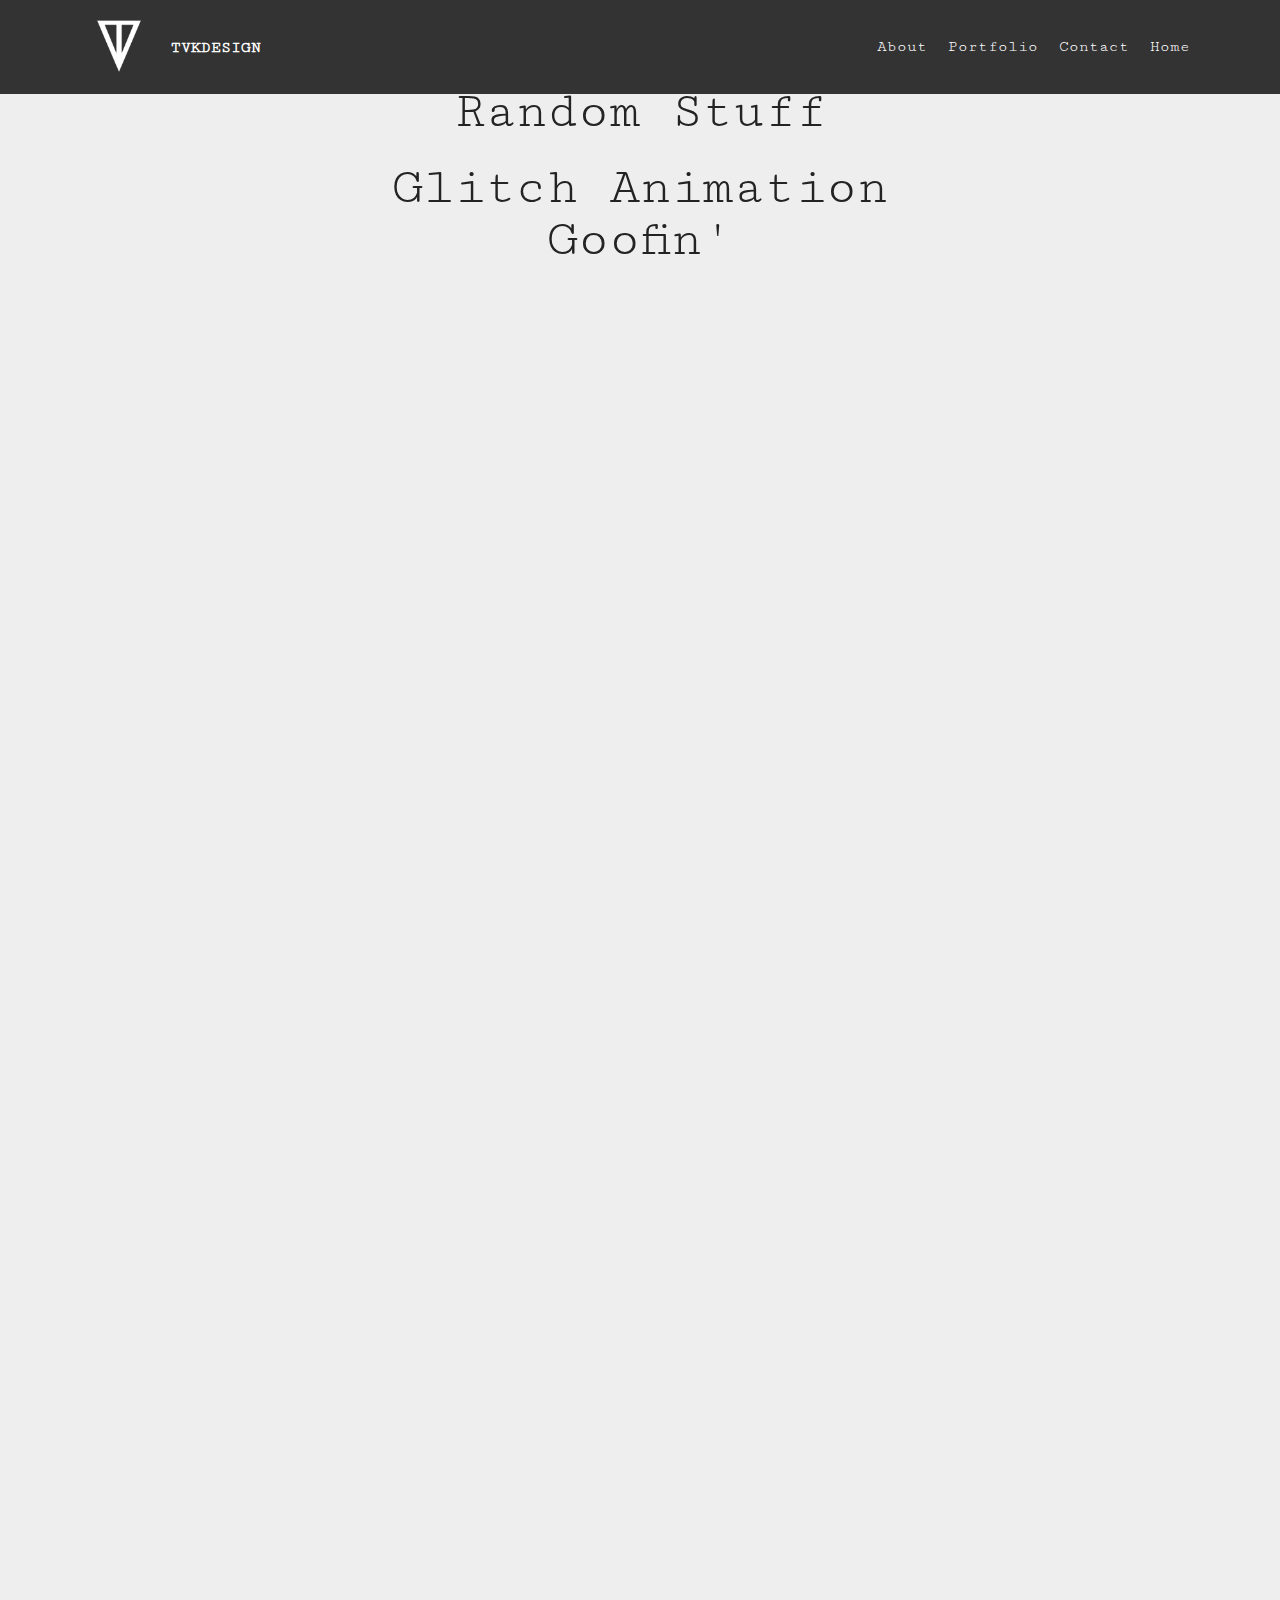
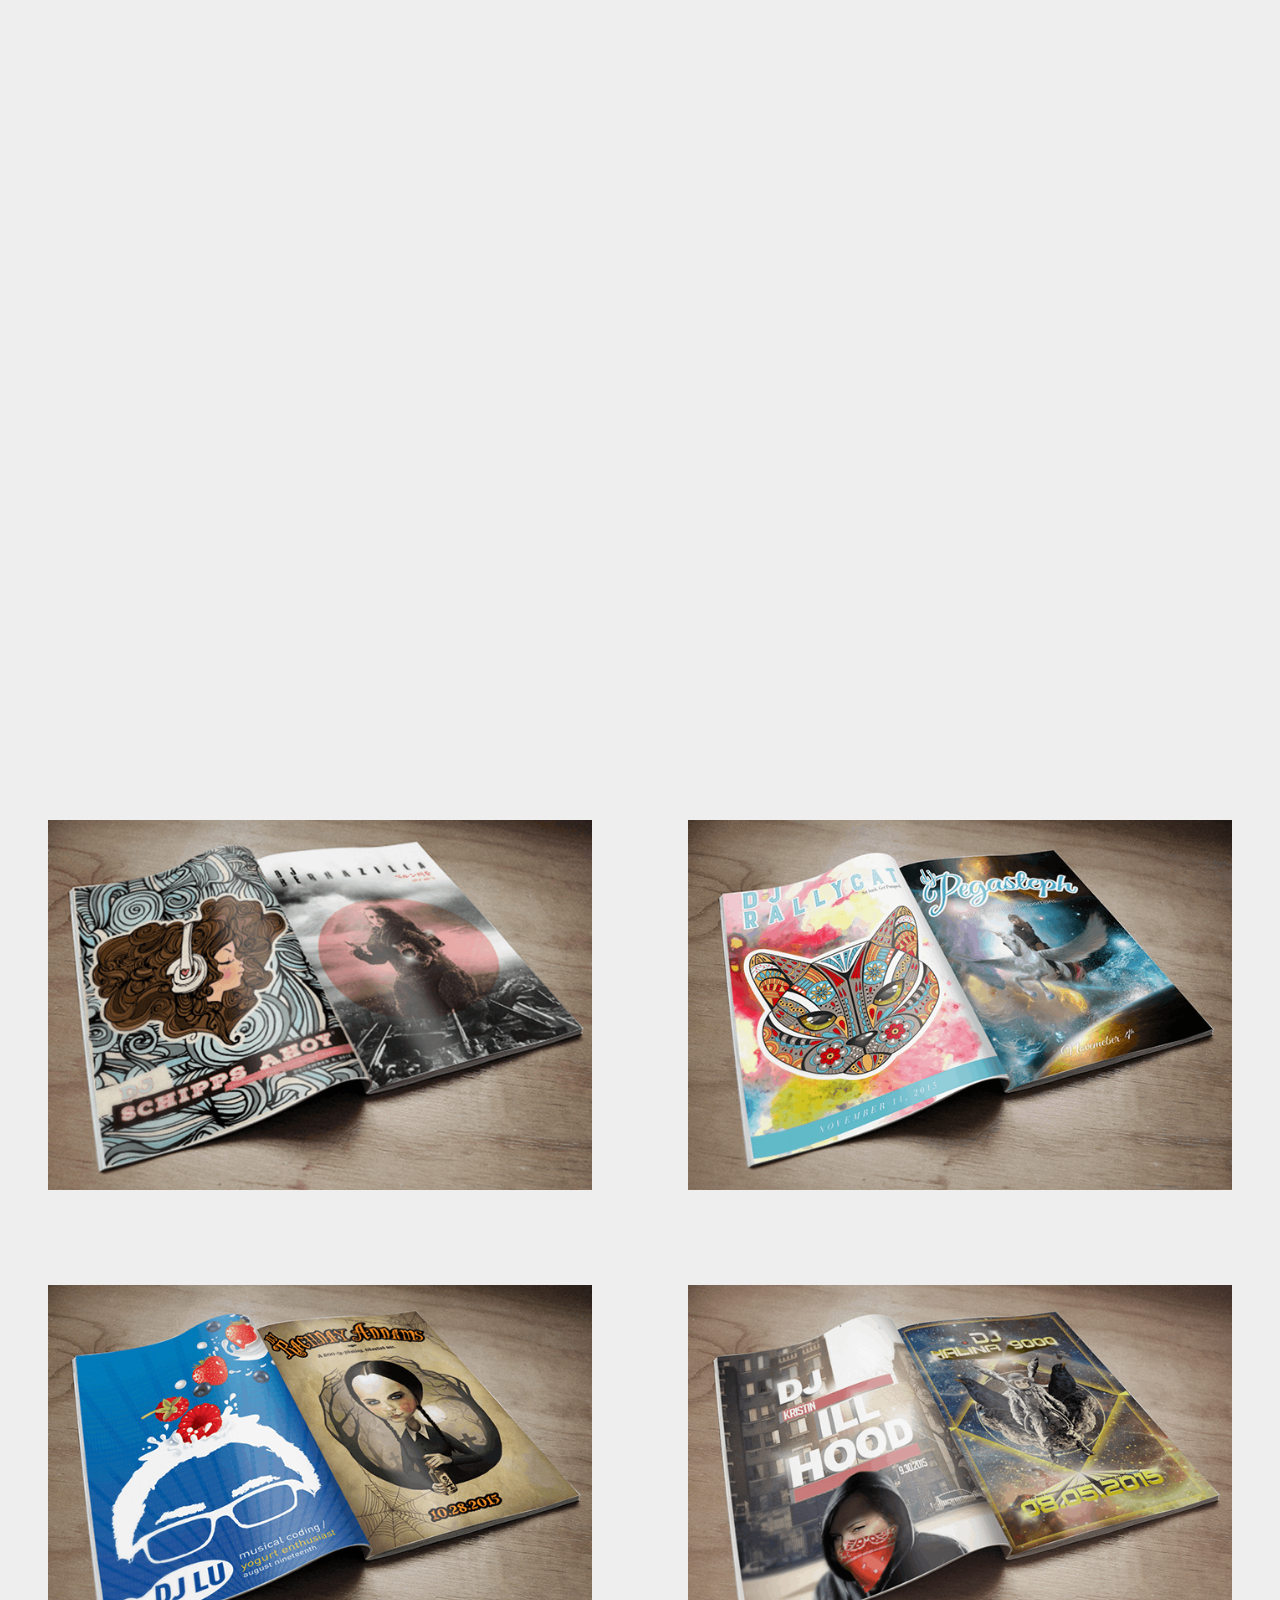
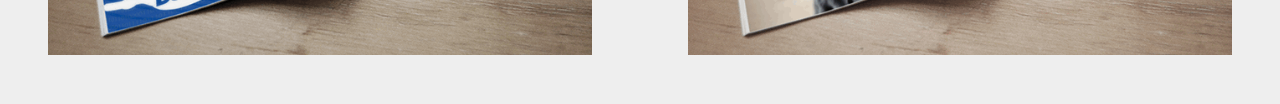
<file: random.html>
<!DOCTYPE html>
<html  >
<head>
  <!-- Site made with Mobirise Website Builder v4.10.6, https://mobirise.com -->
  <meta charset="UTF-8">
  <meta http-equiv="X-UA-Compatible" content="IE=edge">
  <meta name="generator" content="Mobirise v4.10.6, mobirise.com">
  <meta name="viewport" content="width=device-width, initial-scale=1, minimum-scale=1">
  <link rel="shortcut icon" href="assets/images/tvk-logo-v2-122x122.png" type="image/x-icon">
  <meta name="description" content="A melting pot of things that hit the cutting room floor, or don't really fit elsewhere.">
  
  <title>random work</title>
  <link rel="stylesheet" href="assets/web/assets/mobirise-icons/mobirise-icons.css">
  <link rel="stylesheet" href="assets/tether/tether.min.css">
  <link rel="stylesheet" href="assets/bootstrap/css/bootstrap.min.css">
  <link rel="stylesheet" href="assets/bootstrap/css/bootstrap-grid.min.css">
  <link rel="stylesheet" href="assets/bootstrap/css/bootstrap-reboot.min.css">
  <link rel="stylesheet" href="assets/dropdown/css/style.css">
  <link rel="stylesheet" href="assets/animatecss/animate.min.css">
  <link rel="stylesheet" href="assets/theme/css/style.css">
  <link rel="stylesheet" href="assets/gallery/style.css">
  <link rel="stylesheet" href="assets/mobirise/css/mbr-additional.css" type="text/css">
  
  
  
</head>
<body>
  <section class="menu cid-qO69XunZUB" once="menu" id="menu1-44">

    

    <nav class="navbar navbar-expand beta-menu navbar-dropdown align-items-center navbar-fixed-top navbar-toggleable-sm">
        <button class="navbar-toggler navbar-toggler-right" type="button" data-toggle="collapse" data-target="#navbarSupportedContent" aria-controls="navbarSupportedContent" aria-expanded="false" aria-label="Toggle navigation">
            <div class="hamburger">
                <span></span>
                <span></span>
                <span></span>
                <span></span>
            </div>
        </button>
        <div class="menu-logo">
            <div class="navbar-brand">
                <span class="navbar-logo">
                    <a href="http://www.tvkdesign.com/portfolio">
                         <img src="assets/images/tvk-logo-v2-122x122.png" alt="TVK Logo" title="TVKdesign.com" style="height: 4.9rem;">
                    </a>
                </span>
                <span class="navbar-caption-wrap"><a class="navbar-caption text-white display-7" href="#top">TVKDESIGN</a></span>
            </div>
        </div>
        <div class="collapse navbar-collapse" id="navbarSupportedContent">
            <ul class="navbar-nav nav-dropdown nav-right" data-app-modern-menu="true"><li class="nav-item">
                    <a class="nav-link link text-white display-7" href="html.html#testimonials3-o">
                        
                        About</a>
                </li>
                <li class="nav-item">
                    <a class="nav-link link text-white display-7" href="html.html#features11-3w">
                        
                        Portfolio</a>
                </li><li class="nav-item"><a class="nav-link link text-white display-7" href="html.html#content3-1i">
                        
                        Contact</a></li><li class="nav-item"><a class="nav-link link text-white display-7" href="#top">
                        
                        Home</a></li></ul>
            
        </div>
    </nav>
</section>

<section class="engine"><a href="https://mobirise.info/m">site design templates</a></section><section once="" class="cid-qO69CULQPC" id="footer6-45">

    

    

    <div class="container">
        <div class="media-container-row align-center mbr-white">
            <div class="col-12">
                <p class="mbr-text mb-0 mbr-fonts-style display-7">
                    © Copyright 2019 | Tim Van Kleeck - All Rights Reserved
                </p>
            </div>
        </div>
    </div>
</section>

<section class="mbr-section content4 cid-rBwbczhBnM" id="content4-47">

    

    <div class="container">
        <div class="media-container-row">
            <div class="title col-12 col-md-8">
                <h2 class="align-center pb-3 mbr-fonts-style display-1">Random Stuff</h2>
                
                
            </div>
        </div>
    </div>
</section>

<section class="mbr-section content4 cid-rBHFDuemqM" id="content4-4q">

    

    <div class="container">
        <div class="media-container-row">
            <div class="title col-12 col-md-8">
                <h2 class="align-center pb-3 mbr-fonts-style display-1">Glitch Animation Goofin'</h2>
                
                
            </div>
        </div>
    </div>
</section>

<section class="cid-rBwbnucfmX" id="video2-49">

    
    
    <figure class="mbr-figure align-center container">
        <div class="video-block" style="width: 100%;">
            <div><iframe class="mbr-embedded-video" src="https://www.youtube.com/embed/fN3fIO7uXhA?rel=0&amp;amp;showinfo=0&amp;autoplay=1&amp;loop=1&amp;playlist=fN3fIO7uXhA" width="1280" height="720" frameborder="0" allowfullscreen></iframe></div>
        </div>
    </figure>
</section>

<section class="cid-rBwhqD9tCZ" id="video2-4a">

    
    
    <figure class="mbr-figure align-center container">
        <div class="video-block" style="width: 100%;">
            <div><iframe class="mbr-embedded-video" src="https://www.youtube.com/embed/9tWI_SYuq7A?rel=0&amp;amp;showinfo=0&amp;autoplay=1&amp;loop=1&amp;playlist=9tWI_SYuq7A" width="1280" height="720" frameborder="0" allowfullscreen></iframe></div>
        </div>
    </figure>
</section>

<section class="mbr-section content4 cid-rBHFOaS3RS" id="content4-4r">

    

    <div class="container">
        <div class="media-container-row">
            <div class="title col-12 col-md-8">
                <h2 class="align-center pb-3 mbr-fonts-style display-1">
                    DJ For the Day</h2>
                <h3 class="mbr-section-subtitle align-center mbr-light mbr-fonts-style display-7">
                    At my tenure at Pinnacle Promotions, there was a monthly drawing for "DJ's" for every friday. They'd get control over the office speakers and craft their own Spotify playlist. They'd also get a poster I'd get to design their persona.<br><br>It was a great way to get to know my co-workers better and flex some more creative work and break up the mundane.</h3>
                
            </div>
        </div>
    </div>
</section>

<section class="cid-rBHIKfnrum" id="image3-4t">

    

    <figure class="mbr-figure container">
            <div class="image-block" style="width: 80%;">
                <img src="assets/images/dj-thumb1-650x442.png" width="1400" alt="DJ" title="DJ for the Day">
                
            </div>
    </figure>
</section>

<section class="mbr-gallery mbr-slider-carousel cid-rBHKcyuBwg" id="gallery1-4u">

    

    <div>
        <div><!-- Filter --><!-- Gallery --><div class="mbr-gallery-row"><div class="mbr-gallery-layout-default"><div><div><div class="mbr-gallery-item mbr-gallery-item--p6" data-video-url="false" data-tags="Awesome"><div href="#lb-gallery1-4u" data-slide-to="0" data-toggle="modal"><img src="assets/images/dj1-650x442-650x442.png" alt="DJ for the Day" title="dj1"><span class="icon-focus"></span></div></div><div class="mbr-gallery-item mbr-gallery-item--p6" data-video-url="false" data-tags="Responsive"><div href="#lb-gallery1-4u" data-slide-to="1" data-toggle="modal"><img src="assets/images/dj2-650x442-650x442.png" alt="DJ for the Day" title="dj2"><span class="icon-focus"></span></div></div><div class="mbr-gallery-item mbr-gallery-item--p6" data-video-url="false" data-tags="Creative"><div href="#lb-gallery1-4u" data-slide-to="2" data-toggle="modal"><img src="assets/images/dj3-650x442-650x442.png" alt="DJ for the Day" title="dj3"><span class="icon-focus"></span></div></div><div class="mbr-gallery-item mbr-gallery-item--p6" data-video-url="false" data-tags="Animated"><div href="#lb-gallery1-4u" data-slide-to="3" data-toggle="modal"><img src="assets/images/dj4-650x442-650x442.png" alt="DJ for the Day" title="dj4"><span class="icon-focus"></span></div></div></div></div><div class="clearfix"></div></div></div><!-- Lightbox --><div data-app-prevent-settings="" class="mbr-slider modal fade carousel slide" tabindex="-1" data-keyboard="true" data-interval="false" id="lb-gallery1-4u"><div class="modal-dialog"><div class="modal-content"><div class="modal-body"><div class="carousel-inner"><div class="carousel-item"><img src="assets/images/dj1-650x442.png" alt="DJ for the Day" title="dj1"></div><div class="carousel-item"><img src="assets/images/dj2-650x442.png" alt="DJ for the Day" title="dj2"></div><div class="carousel-item"><img src="assets/images/dj3-650x442.png" alt="DJ for the Day" title="dj3"></div><div class="carousel-item active"><img src="assets/images/dj4-650x442.png" alt="DJ for the Day" title="dj4"></div></div><a class="carousel-control carousel-control-prev" role="button" data-slide="prev" href="#lb-gallery1-4u"><span class="mbri-left mbr-iconfont" aria-hidden="true"></span><span class="sr-only">Previous</span></a><a class="carousel-control carousel-control-next" role="button" data-slide="next" href="#lb-gallery1-4u"><span class="mbri-right mbr-iconfont" aria-hidden="true"></span><span class="sr-only">Next</span></a><a class="close" href="#" role="button" data-dismiss="modal"><span class="sr-only">Close</span></a></div></div></div></div></div>
    </div>

</section>


  <script src="assets/web/assets/jquery/jquery.min.js"></script>
  <script src="assets/popper/popper.min.js"></script>
  <script src="assets/tether/tether.min.js"></script>
  <script src="assets/bootstrap/js/bootstrap.min.js"></script>
  <script src="assets/smoothscroll/smooth-scroll.js"></script>
  <script src="assets/dropdown/js/nav-dropdown.js"></script>
  <script src="assets/dropdown/js/navbar-dropdown.js"></script>
  <script src="assets/touchswipe/jquery.touch-swipe.min.js"></script>
  <script src="assets/vimeoplayer/jquery.mb.vimeo_player.js"></script>
  <script src="assets/masonry/masonry.pkgd.min.js"></script>
  <script src="assets/imagesloaded/imagesloaded.pkgd.min.js"></script>
  <script src="assets/bootstrapcarouselswipe/bootstrap-carousel-swipe.js"></script>
  <script src="assets/viewportchecker/jquery.viewportchecker.js"></script>
  <script src="assets/theme/js/script.js"></script>
  <script src="assets/gallery/player.min.js"></script>
  <script src="assets/gallery/script.js"></script>
  <script src="assets/slidervideo/script.js"></script>
  
  
  <input name="animation" type="hidden">
  </body>
</html>
</file>
<file: assets/web/assets/mobirise-icons/mobirise-icons.css>
@font-face {
  font-family: 'MobiriseIcons';
  src:  url('mobirise-icons.eot?spat4u');
  src:  url('mobirise-icons.eot?spat4u#iefix') format('embedded-opentype'),
    url('mobirise-icons.ttf?spat4u') format('truetype'),
    url('mobirise-icons.woff?spat4u') format('woff'),
    url('mobirise-icons.svg?spat4u#MobiriseIcons') format('svg');
  font-weight: normal;
  font-style: normal;
}

[class^="mbri-"], [class*=" mbri-"] {
  /* use !important to prevent issues with browser extensions that change fonts */
  font-family: MobiriseIcons !important;
  speak: none;
  font-style: normal;
  font-weight: normal;
  font-variant: normal;
  text-transform: none;
  line-height: 1;

  /* Better Font Rendering =========== */
  -webkit-font-smoothing: antialiased;
  -moz-osx-font-smoothing: grayscale;
}

.mbri-add-submenu:before {
  content: "\e900";
}
.mbri-alert:before {
  content: "\e901";
}
.mbri-align-center:before {
  content: "\e902";
}
.mbri-align-justify:before {
  content: "\e903";
}
.mbri-align-left:before {
  content: "\e904";
}
.mbri-align-right:before {
  content: "\e905";
}
.mbri-android:before {
  content: "\e906";
}
.mbri-apple:before {
  content: "\e907";
}
.mbri-arrow-down:before {
  content: "\e908";
}
.mbri-arrow-next:before {
  content: "\e909";
}
.mbri-arrow-prev:before {
  content: "\e90a";
}
.mbri-arrow-up:before {
  content: "\e90b";
}
.mbri-bold:before {
  content: "\e90c";
}
.mbri-bookmark:before {
  content: "\e90d";
}
.mbri-bootstrap:before {
  content: "\e90e";
}
.mbri-briefcase:before {
  content: "\e90f";
}
.mbri-browse:before {
  content: "\e910";
}
.mbri-bulleted-list:before {
  content: "\e911";
}
.mbri-calendar:before {
  content: "\e912";
}
.mbri-camera:before {
  content: "\e913";
}
.mbri-cart-add:before {
  content: "\e914";
}
.mbri-cart-full:before {
  content: "\e915";
}
.mbri-cash:before {
  content: "\e916";
}
.mbri-change-style:before {
  content: "\e917";
}
.mbri-chat:before {
  content: "\e918";
}
.mbri-clock:before {
  content: "\e919";
}
.mbri-close:before {
  content: "\e91a";
}
.mbri-cloud:before {
  content: "\e91b";
}
.mbri-code:before {
  content: "\e91c";
}
.mbri-contact-form:before {
  content: "\e91d";
}
.mbri-credit-card:before {
  content: "\e91e";
}
.mbri-cursor-click:before {
  content: "\e91f";
}
.mbri-cust-feedback:before {
  content: "\e920";
}
.mbri-database:before {
  content: "\e921";
}
.mbri-delivery:before {
  content: "\e922";
}
.mbri-desktop:before {
  content: "\e923";
}
.mbri-devices:before {
  content: "\e924";
}
.mbri-down:before {
  content: "\e925";
}
.mbri-download:before {
  content: "\e989";
}
.mbri-drag-n-drop:before {
  content: "\e927";
}
.mbri-drag-n-drop2:before {
  content: "\e928";
}
.mbri-edit:before {
  content: "\e929";
}
.mbri-edit2:before {
  content: "\e92a";
}
.mbri-error:before {
  content: "\e92b";
}
.mbri-extension:before {
  content: "\e92c";
}
.mbri-features:before {
  content: "\e92d";
}
.mbri-file:before {
  content: "\e92e";
}
.mbri-flag:before {
  content: "\e92f";
}
.mbri-folder:before {
  content: "\e930";
}
.mbri-gift:before {
  content: "\e931";
}
.mbri-github:before {
  content: "\e932";
}
.mbri-globe:before {
  content: "\e933";
}
.mbri-globe-2:before {
  content: "\e934";
}
.mbri-growing-chart:before {
  content: "\e935";
}
.mbri-hearth:before {
  content: "\e936";
}
.mbri-help:before {
  content: "\e937";
}
.mbri-home:before {
  content: "\e938";
}
.mbri-hot-cup:before {
  content: "\e939";
}
.mbri-idea:before {
  content: "\e93a";
}
.mbri-image-gallery:before {
  content: "\e93b";
}
.mbri-image-slider:before {
  content: "\e93c";
}
.mbri-info:before {
  content: "\e93d";
}
.mbri-italic:before {
  content: "\e93e";
}
.mbri-key:before {
  content: "\e93f";
}
.mbri-laptop:before {
  content: "\e940";
}
.mbri-layers:before {
  content: "\e941";
}
.mbri-left-right:before {
  content: "\e942";
}
.mbri-left:before {
  content: "\e943";
}
.mbri-letter:before {
  content: "\e944";
}
.mbri-like:before {
  content: "\e945";
}
.mbri-link:before {
  content: "\e946";
}
.mbri-lock:before {
  content: "\e947";
}
.mbri-login:before {
  content: "\e948";
}
.mbri-logout:before {
  content: "\e949";
}
.mbri-magic-stick:before {
  content: "\e94a";
}
.mbri-map-pin:before {
  content: "\e94b";
}
.mbri-menu:before {
  content: "\e94c";
}
.mbri-mobile:before {
  content: "\e94d";
}
.mbri-mobile2:before {
  content: "\e94e";
}
.mbri-mobirise:before {
  content: "\e94f";
}
.mbri-more-horizontal:before {
  content: "\e950";
}
.mbri-more-vertical:before {
  content: "\e951";
}
.mbri-music:before {
  content: "\e952";
}
.mbri-new-file:before {
  content: "\e953";
}
.mbri-numbered-list:before {
  content: "\e954";
}
.mbri-opened-folder:before {
  content: "\e955";
}
.mbri-pages:before {
  content: "\e956";
}
.mbri-paper-plane:before {
  content: "\e957";
}
.mbri-paperclip:before {
  content: "\e958";
}
.mbri-photo:before {
  content: "\e959";
}
.mbri-photos:before {
  content: "\e95a";
}
.mbri-pin:before {
  content: "\e95b";
}
.mbri-play:before {
  content: "\e95c";
}
.mbri-plus:before {
  content: "\e95d";
}
.mbri-preview:before {
  content: "\e95e";
}
.mbri-print:before {
  content: "\e95f";
}
.mbri-protect:before {
  content: "\e960";
}
.mbri-question:before {
  content: "\e961";
}
.mbri-quote-left:before {
  content: "\e962";
}
.mbri-quote-right:before {
  content: "\e963";
}
.mbri-refresh:before {
  content: "\e964";
}
.mbri-responsive:before {
  content: "\e965";
}
.mbri-right:before {
  content: "\e966";
}
.mbri-rocket:before {
  content: "\e967";
}
.mbri-sad-face:before {
  content: "\e968";
}
.mbri-sale:before {
  content: "\e969";
}
.mbri-save:before {
  content: "\e96a";
}
.mbri-search:before {
  content: "\e96b";
}
.mbri-setting:before {
  content: "\e96c";
}
.mbri-setting2:before {
  content: "\e96d";
}
.mbri-setting3:before {
  content: "\e96e";
}
.mbri-share:before {
  content: "\e96f";
}
.mbri-shopping-bag:before {
  content: "\e970";
}
.mbri-shopping-basket:before {
  content: "\e971";
}
.mbri-shopping-cart:before {
  content: "\e972";
}
.mbri-sites:before {
  content: "\e973";
}
.mbri-smile-face:before {
  content: "\e974";
}
.mbri-speed:before {
  content: "\e975";
}
.mbri-star:before {
  content: "\e976";
}
.mbri-success:before {
  content: "\e977";
}
.mbri-sun:before {
  content: "\e978";
}
.mbri-sun2:before {
  content: "\e979";
}
.mbri-tablet:before {
  content: "\e97a";
}
.mbri-tablet-vertical:before {
  content: "\e97b";
}
.mbri-target:before {
  content: "\e97c";
}
.mbri-timer:before {
  content: "\e97d";
}
.mbri-to-ftp:before {
  content: "\e97e";
}
.mbri-to-local-drive:before {
  content: "\e97f";
}
.mbri-touch-swipe:before {
  content: "\e980";
}
.mbri-touch:before {
  content: "\e981";
}
.mbri-trash:before {
  content: "\e982";
}
.mbri-underline:before {
  content: "\e983";
}
.mbri-unlink:before {
  content: "\e984";
}
.mbri-unlock:before {
  content: "\e985";
}
.mbri-up-down:before {
  content: "\e986";
}
.mbri-up:before {
  content: "\e987";
}
.mbri-update:before {
  content: "\e988";
}
.mbri-upload:before {
 content: "\e926"; 
}
.mbri-user:before {
  content: "\e98a";
}
.mbri-user2:before {
  content: "\e98b";
}
.mbri-users:before {
  content: "\e98c";
}
.mbri-video:before {
  content: "\e98d";
}
.mbri-video-play:before {
  content: "\e98e";
}
.mbri-watch:before {
  content: "\e98f";
}
.mbri-website-theme:before {
  content: "\e990";
}
.mbri-wifi:before {
  content: "\e991";
}
.mbri-windows:before {
  content: "\e992";
}
.mbri-zoom-out:before {
  content: "\e993";
}
.mbri-redo:before {
  content: "\e994";
}
.mbri-undo:before {
  content: "\e995";
}
</file>
<file: assets/dropdown/css/style.css>
.navbar-dropdown {
  left: 0;
  padding: 0;
  position: absolute;
  right: 0;
  top: 0;
  transition: all 0.45s ease;
  z-index: 1030;
  background: #282828; }
  .navbar-dropdown .navbar-logo {
    margin-right: 0.8rem;
    transition: margin 0.3s ease-in-out;
    vertical-align: middle; }
    .navbar-dropdown .navbar-logo img {
      height: 3.125rem;
      transition: all 0.3s ease-in-out; }
    .navbar-dropdown .navbar-logo.mbr-iconfont {
      font-size: 3.125rem;
      line-height: 3.125rem; }
  .navbar-dropdown .navbar-caption {
    font-weight: 700;
    white-space: normal;
    vertical-align: -4px;
    line-height: 3.125rem !important; }
    .navbar-dropdown .navbar-caption, .navbar-dropdown .navbar-caption:hover {
      color: inherit;
      text-decoration: none; }
  .navbar-dropdown .mbr-iconfont + .navbar-caption {
    vertical-align: -1px; }
  .navbar-dropdown.navbar-fixed-top {
    position: fixed; }
  .navbar-dropdown .navbar-brand span {
    vertical-align: -4px; }
  .navbar-dropdown.bg-color.transparent {
    background: none; }
  .navbar-dropdown.navbar-short .navbar-brand {
    padding: 0.625rem 0; }
    .navbar-dropdown.navbar-short .navbar-brand span {
      vertical-align: -1px; }
  .navbar-dropdown.navbar-short .navbar-caption {
    line-height: 2.375rem !important;
    vertical-align: -2px; }
  .navbar-dropdown.navbar-short .navbar-logo {
    margin-right: 0.5rem; }
    .navbar-dropdown.navbar-short .navbar-logo img {
      height: 2.375rem; }
    .navbar-dropdown.navbar-short .navbar-logo.mbr-iconfont {
      font-size: 2.375rem;
      line-height: 2.375rem; }
  .navbar-dropdown.navbar-short .mbr-table-cell {
    height: 3.625rem; }
  .navbar-dropdown .navbar-close {
    left: 0.6875rem;
    position: fixed;
    top: 0.75rem;
    z-index: 1000; }
  .navbar-dropdown .hamburger-icon {
    content: "";
    display: inline-block;
    vertical-align: middle;
    width: 16px;
    -webkit-box-shadow: 0 -6px 0 1px #282828,0 0 0 1px #282828,0 6px 0 1px #282828;
    -moz-box-shadow: 0 -6px 0 1px #282828,0 0 0 1px #282828,0 6px 0 1px #282828;
    box-shadow: 0 -6px 0 1px #282828,0 0 0 1px #282828,0 6px 0 1px #282828; }

.dropdown-menu .dropdown-toggle[data-toggle="dropdown-submenu"]::after {
  border-bottom: 0.35em solid transparent;
  border-left: 0.35em solid;
  border-right: 0;
  border-top: 0.35em solid transparent;
  margin-left: 0.3rem; }

.dropdown-menu .dropdown-item:focus {
  outline: 0; }

.nav-dropdown {
  font-size: 0.75rem;
  font-weight: 500;
  height: auto !important; }
  .nav-dropdown .nav-btn {
    padding-left: 1rem; }
  .nav-dropdown .link {
    margin: .667em 1.667em;
    font-weight: 500;
    padding: 0;
    transition: color .2s ease-in-out; }
    .nav-dropdown .link.dropdown-toggle {
      margin-right: 2.583em; }
      .nav-dropdown .link.dropdown-toggle::after {
        margin-left: .25rem;
        border-top: 0.35em solid;
        border-right: 0.35em solid transparent;
        border-left: 0.35em solid transparent;
        border-bottom: 0; }
      .nav-dropdown .link.dropdown-toggle[aria-expanded="true"] {
        margin: 0;
        padding: 0.667em 3.263em  0.667em 1.667em; }
  .nav-dropdown .link::after,
  .nav-dropdown .dropdown-item::after {
    color: inherit; }
  .nav-dropdown .btn {
    font-size: 0.75rem;
    font-weight: 700;
    letter-spacing: 0;
    margin-bottom: 0;
    padding-left: 1.25rem;
    padding-right: 1.25rem; }
  .nav-dropdown .dropdown-menu {
    border-radius: 0;
    border: 0;
    left: 0;
    margin: 0;
    padding-bottom: 1.25rem;
    padding-top: 1.25rem;
    position: relative; }
  .nav-dropdown .dropdown-submenu {
    margin-left: 0.125rem;
    top: 0; }
  .nav-dropdown .dropdown-item {
    font-weight: 500;
    line-height: 2;
    padding: 0.3846em 4.615em 0.3846em 1.5385em;
    position: relative;
    transition: color .2s ease-in-out, background-color .2s ease-in-out; }
    .nav-dropdown .dropdown-item::after {
      margin-top: -0.3077em;
      position: absolute;
      right: 1.1538em;
      top: 50%; }
    .nav-dropdown .dropdown-item:focus, .nav-dropdown .dropdown-item:hover {
      background: none; }

@media (max-width: 767px) {
  .nav-dropdown.navbar-toggleable-sm {
    bottom: 0;
    display: none;
    left: 0;
    overflow-x: hidden;
    position: fixed;
    top: 0;
    transform: translateX(-100%);
    -ms-transform: translateX(-100%);
    -webkit-transform: translateX(-100%);
    width: 18.75rem;
    z-index: 999; } }
.nav-dropdown.navbar-toggleable-xl {
  bottom: 0;
  display: none;
  left: 0;
  overflow-x: hidden;
  position: fixed;
  top: 0;
  transform: translateX(-100%);
  -ms-transform: translateX(-100%);
  -webkit-transform: translateX(-100%);
  width: 18.75rem;
  z-index: 999; }

.nav-dropdown-sm {
  display: block !important;
  overflow-x: hidden;
  overflow: auto;
  padding-top: 3.875rem; }
  .nav-dropdown-sm::after {
    content: "";
    display: block;
    height: 3rem;
    width: 100%; }
  .nav-dropdown-sm.collapse.in ~ .navbar-close {
    display: block !important; }
  .nav-dropdown-sm.collapsing, .nav-dropdown-sm.collapse.in {
    transform: translateX(0);
    -ms-transform: translateX(0);
    -webkit-transform: translateX(0);
    transition: all 0.25s ease-out;
    -webkit-transition: all 0.25s ease-out;
    background: #282828; }
  .nav-dropdown-sm.collapsing[aria-expanded="false"] {
    transform: translateX(-100%);
    -ms-transform: translateX(-100%);
    -webkit-transform: translateX(-100%); }
  .nav-dropdown-sm .nav-item {
    display: block;
    margin-left: 0 !important;
    padding-left: 0; }
  .nav-dropdown-sm .link,
  .nav-dropdown-sm .dropdown-item {
    border-top: 1px dotted rgba(255, 255, 255, 0.1);
    font-size: 0.8125rem;
    line-height: 1.6;
    margin: 0 !important;
    padding: 0.875rem 2.4rem 0.875rem 1.5625rem !important;
    position: relative;
    white-space: normal; }
    .nav-dropdown-sm .link:focus, .nav-dropdown-sm .link:hover,
    .nav-dropdown-sm .dropdown-item:focus,
    .nav-dropdown-sm .dropdown-item:hover {
      background: rgba(0, 0, 0, 0.2) !important;
      color: #c0a375; }
  .nav-dropdown-sm .nav-btn {
    position: relative;
    padding: 1.5625rem 1.5625rem 0 1.5625rem; }
    .nav-dropdown-sm .nav-btn::before {
      border-top: 1px dotted rgba(255, 255, 255, 0.1);
      content: "";
      left: 0;
      position: absolute;
      top: 0;
      width: 100%; }
    .nav-dropdown-sm .nav-btn + .nav-btn {
      padding-top: 0.625rem; }
      .nav-dropdown-sm .nav-btn + .nav-btn::before {
        display: none; }
  .nav-dropdown-sm .btn {
    padding: 0.625rem 0; }
  .nav-dropdown-sm .dropdown-toggle[data-toggle="dropdown-submenu"]::after {
    margin-left: .25rem;
    border-top: 0.35em solid;
    border-right: 0.35em solid transparent;
    border-left: 0.35em solid transparent;
    border-bottom: 0; }
  .nav-dropdown-sm .dropdown-toggle[data-toggle="dropdown-submenu"][aria-expanded="true"]::after {
    border-top: 0;
    border-right: 0.35em solid transparent;
    border-left: 0.35em solid transparent;
    border-bottom: 0.35em solid; }
  .nav-dropdown-sm .dropdown-menu {
    margin: 0;
    padding: 0;
    position: relative;
    top: 0;
    left: 0;
    width: 100%;
    border: 0;
    float: none;
    border-radius: 0;
    background: none; }
  .nav-dropdown-sm .dropdown-submenu {
    left: 100%;
    margin-left: 0.125rem;
    margin-top: -1.25rem;
    top: 0; }

.navbar-toggleable-sm .nav-dropdown .dropdown-menu {
  position: absolute; }

.navbar-toggleable-sm .nav-dropdown .dropdown-submenu {
  left: 100%;
  margin-left: 0.125rem;
  margin-top: -1.25rem;
  top: 0; }

.navbar-toggleable-sm.opened .nav-dropdown .dropdown-menu {
  position: relative; }

.navbar-toggleable-sm.opened .nav-dropdown .dropdown-submenu {
  left: 0;
  margin-left: 00rem;
  margin-top: 0rem;
  top: 0; }

.is-builder .nav-dropdown.collapsing {
  transition: none !important; }

/*# sourceMappingURL=style.css.map */
</file>
<file: assets/theme/css/style.css>
/*!
 * Mobirise v4 theme (https://mobirise.com/)
 * Copyright 2017 Mobirise
 */
section {
  background-color: #eeeeee;
}

section,
.container,
.container-fluid {
  position: relative;
  word-wrap: break-word;
}

a.mbr-iconfont:hover {
  text-decoration: none;
}

.article .lead p, .article .lead ul, .article .lead ol, .article .lead pre, .article .lead blockquote {
  margin-bottom: 0;
}

a {
  font-style: normal;
  font-weight: 400;
  cursor: pointer;
}

a, a:hover {
  text-decoration: none;
}

figure {
  margin-bottom: 0;
}

body {
  color: #232323;
}

h1, h2, h3, h4, h5, h6,
.h1, .h2, .h3, .h4, .h5, .h6,
.display-1, .display-2, .display-3, .display-4 {
  line-height: 1;
  word-break: break-word;
  word-wrap: break-word;
}

b, strong {
  font-weight: bold;
}

blockquote {
  padding: 10px 0 10px 20px;
  position: relative;
  border-left: 2px solid;
  border-color: #ff3366;
}

input:-webkit-autofill, input:-webkit-autofill:hover, input:-webkit-autofill:focus, input:-webkit-autofill:active {
  transition-delay: 9999s;
  transition-property: background-color, color;
}

textarea[type="hidden"] {
  display: none;
}

body {
  position: relative;
}

section {
  background-position: 50% 50%;
  background-repeat: no-repeat;
  background-size: cover;
}

section .mbr-background-video,
section .mbr-background-video-preview {
  position: absolute;
  bottom: 0;
  left: 0;
  right: 0;
  top: 0;
}

.hidden {
  visibility: hidden;
}

.mbr-z-index20 {
  z-index: 20;
}

/*! Base colors */
.mbr-white {
  color: #ffffff;
}

.mbr-black {
  color: #000000;
}

.mbr-bg-white {
  background-color: #ffffff;
}

.mbr-bg-black {
  background-color: #000000;
}

/*! Text-aligns */
.align-left {
  text-align: left;
}

.align-center {
  text-align: center;
}

.align-right {
  text-align: right;
}

@media (max-width: 767px) {
  .align-left, .align-center, .align-right, .mbr-section-btn, .mbr-section-title {
    text-align: center;
  }
}

/*! Font-weight  */
.mbr-light {
  font-weight: 300;
}

.mbr-regular {
  font-weight: 400;
}

.mbr-semibold {
  font-weight: 500;
}

.mbr-bold {
  font-weight: 700;
}

/*! Media  */
.media-size-item {
  -webkit-flex: 1 1 auto;
  -moz-flex: 1 1 auto;
  -ms-flex: 1 1 auto;
  -o-flex: 1 1 auto;
  flex: 1 1 auto;
}

.media-content {
  -webkit-flex-basis: 100%;
  flex-basis: 100%;
}

.media-container-row {
  display: -ms-flexbox;
  display: -webkit-flex;
  display: flex;
  -webkit-flex-direction: row;
  -ms-flex-direction: row;
  flex-direction: row;
  -webkit-flex-wrap: wrap;
  -ms-flex-wrap: wrap;
  flex-wrap: wrap;
  -webkit-justify-content: center;
  -ms-flex-pack: center;
  justify-content: center;
  -webkit-align-content: center;
  -ms-flex-line-pack: center;
  align-content: center;
  -webkit-align-items: start;
  -ms-flex-align: start;
  align-items: start;
}

.media-container-row .media-size-item {
  width: 400px;
}

.media-container-column {
  display: -ms-flexbox;
  display: -webkit-flex;
  display: flex;
  -webkit-flex-direction: column;
  -ms-flex-direction: column;
  flex-direction: column;
  -webkit-flex-wrap: wrap;
  -ms-flex-wrap: wrap;
  flex-wrap: wrap;
  -webkit-justify-content: center;
  -ms-flex-pack: center;
  justify-content: center;
  -webkit-align-content: center;
  -ms-flex-line-pack: center;
  align-content: center;
  -webkit-align-items: stretch;
  -ms-flex-align: stretch;
  align-items: stretch;
}

.media-container-column > * {
  width: 100%;
}

@media (min-width: 992px) {
  .media-container-row {
    -webkit-flex-wrap: nowrap;
    -ms-flex-wrap: nowrap;
    flex-wrap: nowrap;
  }
}

figure {
  overflow: hidden;
}

figure[mbr-media-size] {
  transition: width 0.1s;
}

.mbr-figure img, .mbr-figure iframe {
  display: block;
  width: 100%;
}

.card {
  background-color: transparent;
  border: none;
}

.card-box {
  width: 100%;
}

.card-img {
  text-align: center;
  flex-shrink: 0;
  -webkit-flex-shrink: 0;
}

.media {
  max-width: 100%;
  margin: 0 auto;
}

.mbr-figure {
  -ms-flex-item-align: center;
  -ms-grid-row-align: center;
  -webkit-align-self: center;
  align-self: center;
}

.media-container > div {
  max-width: 100%;
}

.mbr-figure img, .card-img img {
  width: 100%;
}

@media (max-width: 991px) {
  .media-size-item {
    width: auto !important;
  }
  .media {
    width: auto;
  }
  .mbr-figure {
    width: 100% !important;
  }
}

/*! Buttons */
.mbr-section-btn {
  margin-left: -.25rem;
  margin-right: -.25rem;
  font-size: 0;
}

nav .mbr-section-btn {
  margin-left: 0rem;
  margin-right: 0rem;
}

/*! Btn icon margin */
.btn .mbr-iconfont, .btn.btn-sm .mbr-iconfont {
  cursor: pointer;
  margin-right: 0.5rem;
}

.btn.btn-md .mbr-iconfont, .btn.btn-md .mbr-iconfont {
  margin-right: 0.8rem;
}

.mbr-regular {
  font-weight: 400;
}

.mbr-semibold {
  font-weight: 500;
}

.mbr-bold {
  font-weight: 700;
}

[type="submit"] {
  -webkit-appearance: none;
}

/*! Full-screen */
.mbr-fullscreen .mbr-overlay {
  min-height: 100vh;
}

.mbr-fullscreen {
  display: flex;
  display: -webkit-flex;
  display: -moz-flex;
  display: -ms-flex;
  display: -o-flex;
  align-items: center;
  -webkit-align-items: center;
  min-height: 100vh;
  padding-top: 3rem;
  padding-bottom: 3rem;
}

/*! Map */
.map {
  height: 25rem;
  position: relative;
}

.map iframe {
  width: 100%;
  height: 100%;
}

/* Form */
.form-asterisk {
  font-family: initial;
  position: absolute;
  top: -2px;
  font-weight: normal;
}

/*! Scroll to top arrow */
.mbr-arrow-up {
  bottom: 25px;
  right: 90px;
  position: fixed;
  text-align: right;
  z-index: 5000;
  color: #ffffff;
  font-size: 32px;
  transform: rotate(180deg);
  -webkit-transform: rotate(180deg);
}

.mbr-arrow-up a {
  background: rgba(0, 0, 0, 0.2);
  border-radius: 3px;
  color: #fff;
  display: inline-block;
  height: 60px;
  width: 60px;
  outline-style: none !important;
  position: relative;
  text-decoration: none;
  transition: all .3s ease-in-out;
  cursor: pointer;
  text-align: center;
}

.mbr-arrow-up a:hover {
  background-color: rgba(0, 0, 0, 0.4);
}

.mbr-arrow-up a i {
  line-height: 60px;
}

.mbr-arrow-up-icon {
  display: block;
  color: #fff;
}

.mbr-arrow-up-icon::before {
  content: "\203a";
  display: inline-block;
  font-family: serif;
  font-size: 32px;
  line-height: 1;
  font-style: normal;
  position: relative;
  top: 6px;
  left: -4px;
  -webkit-transform: rotate(-90deg);
  transform: rotate(-90deg);
}

/*! Arrow Down */
.mbr-arrow {
  position: absolute;
  bottom: 45px;
  left: 50%;
  width: 60px;
  height: 60px;
  cursor: pointer;
  background-color: rgba(80, 80, 80, 0.5);
  border-radius: 50%;
  -webkit-transform: translateX(-50%);
  transform: translateX(-50%);
}

.mbr-arrow > a {
  display: inline-block;
  text-decoration: none;
  outline-style: none;
  -webkit-animation: arrowdown 1.7s ease-in-out infinite;
  animation: arrowdown 1.7s ease-in-out infinite;
}

.mbr-arrow > a > i {
  position: absolute;
  top: -2px;
  left: 15px;
  font-size: 2rem;
}

@keyframes arrowdown {
  0% {
    transform: translateY(0px);
    -webkit-transform: translateY(0px);
  }
  50% {
    transform: translateY(-5px);
    -webkit-transform: translateY(-5px);
  }
  100% {
    transform: translateY(0px);
    -webkit-transform: translateY(0px);
  }
}

@-webkit-keyframes arrowdown {
  0% {
    transform: translateY(0px);
    -webkit-transform: translateY(0px);
  }
  50% {
    transform: translateY(-5px);
    -webkit-transform: translateY(-5px);
  }
  100% {
    transform: translateY(0px);
    -webkit-transform: translateY(0px);
  }
}

@media (max-width: 500px) {
  .mbr-arrow-up {
    left: 50%;
    right: auto;
    transform: translateX(-50%) rotate(180deg);
    -webkit-transform: translateX(-50%) rotate(180deg);
  }
}

/*Gradients animation*/
@keyframes gradient-animation {
  from {
    background-position: 0% 100%;
    animation-timing-function: ease-in-out;
  }
  to {
    background-position: 100% 0%;
    animation-timing-function: ease-in-out;
  }
}

@-webkit-keyframes gradient-animation {
  from {
    background-position: 0% 100%;
    animation-timing-function: ease-in-out;
  }
  to {
    background-position: 100% 0%;
    animation-timing-function: ease-in-out;
  }
}

.bg-gradient {
  background-size: 200% 200%;
  animation: gradient-animation 5s infinite alternate;
  -webkit-animation: gradient-animation 5s infinite alternate;
}

.menu .navbar-brand {
  display: -webkit-flex;
}

.menu .navbar-brand span {
  display: flex;
  display: -webkit-flex;
}

.menu .navbar-brand .navbar-caption-wrap {
  display: -webkit-flex;
}

.menu .navbar-brand .navbar-logo img {
  display: -webkit-flex;
}

@media (min-width: 768px) and (max-width: 1023px) {
  .menu .navbar-toggleable-sm .navbar-nav {
    display: -webkit-box;
    display: -webkit-flex;
    display: -ms-flexbox;
  }
}

@media (max-width: 1023px) {
  .menu .navbar-collapse {
    max-height: 93.5vh;
  }
  .menu .navbar-collapse.show {
    overflow: auto;
  }
}

@media (min-width: 1024px) {
  .menu .navbar-nav.nav-dropdown {
    display: -webkit-flex;
  }
  .menu .navbar-toggleable-sm .navbar-collapse {
    display: -webkit-flex !important;
  }
  .menu .collapsed .navbar-collapse {
    max-height: 93.5vh;
  }
  .menu .collapsed .navbar-collapse.show {
    overflow: auto;
  }
}

@media (max-width: 767px) {
  .menu .navbar-collapse {
    max-height: 80vh;
  }
}

.navbar {
  display: -webkit-flex;
  -webkit-flex-wrap: wrap;
  -webkit-align-items: center;
  -webkit-justify-content: space-between;
}

.navbar-collapse {
  -webkit-flex-basis: 100%;
  -webkit-flex-grow: 1;
  -webkit-align-items: center;
}

.nav-dropdown .link {
  padding: .667em 1.667em !important;
  margin: 0 !important;
}

.nav {
  display: -webkit-flex;
  -webkit-flex-wrap: wrap;
}

.row {
  display: -webkit-flex;
  -webkit-flex-wrap: wrap;
}

.justify-content-center {
  -webkit-justify-content: center;
}

.form-inline {
  display: -webkit-flex;
  -webkit-flex-flow: row wrap;
  -webkit-align-items: center;
}

.card-wrapper {
  -webkit-flex: 1;
}

.carousel-control {
  z-index: 10;
  display: -webkit-flex;
  -webkit-align-items: center;
  -webkit-justify-content: center;
}

.carousel-controls {
  display: -webkit-flex;
}

.media {
  display: -webkit-flex;
}

.form-group:focus {
  outline: none;
}

.jq-selectbox__select {
  padding: 1.07em .5em;
  position: absolute;
  top: 0;
  left: 0;
  width: 100%;
}

.jq-selectbox__dropdown {
  position: absolute;
  top: 100% !important;
  left: 0 !important;
  width: 100% !important;
}

.jq-selectbox__trigger-arrow {
  transform: translateY(-50%);
}

.jq-selectbox li {
  padding: 1.07em .5em;
}

input[type="range"] {
  padding-left: 0 !important;
  padding-right: 0 !important;
}

.modal-dialog, .modal-content {
  height: 100%;
}

.modal-dialog .carousel-inner {
  height: 100%;
  height: -webkit-fill-available;
  height: fill-available;
}

.carousel-item {
  text-align: center;
}

.carousel-item img {
  margin: auto;
}
.engine {
	position: absolute;
	text-indent: -2400px;
	text-align: center;
	padding: 0;
	top: 0;
	left: -2400px;
}
</file>
<file: assets/mobirise/css/mbr-additional.css>
@import url(https://fonts.googleapis.com/css?family=Cutive+Mono:400);




body {
  font-style: normal;
  line-height: 1.5;
}
.mbr-section-title {
  font-style: normal;
  line-height: 1.2;
}
.mbr-section-subtitle {
  line-height: 1.3;
}
.mbr-text {
  font-style: normal;
  line-height: 1.6;
}
.display-1 {
  font-family: 'Cutive Mono', monospace;
  font-size: 3.25rem;
}
.display-1 > .mbr-iconfont {
  font-size: 5.2rem;
}
.display-2 {
  font-family: undefined;
  font-size: 1.5rem;
}
.display-2 > .mbr-iconfont {
  font-size: 2.4rem;
}
.display-4 {
  font-family: 'Cutive Mono', monospace;
  font-size: 1.5rem;
}
.display-4 > .mbr-iconfont {
  font-size: 2.4rem;
}
.display-5 {
  font-family: 'Cutive Mono', monospace;
  font-size: 1.5rem;
}
.display-5 > .mbr-iconfont {
  font-size: 2.4rem;
}
.display-7 {
  font-family: 'Cutive Mono', monospace;
  font-size: 1rem;
}
.display-7 > .mbr-iconfont {
  font-size: 1.6rem;
}
/* ---- Fluid typography for mobile devices ---- */
/* 1.4 - font scale ratio ( bootstrap == 1.42857 ) */
/* 100vw - current viewport width */
/* (48 - 20)  48 == 48rem == 768px, 20 == 20rem == 320px(minimal supported viewport) */
/* 0.65 - min scale variable, may vary */
@media (max-width: 768px) {
  .display-1 {
    font-size: 2.6rem;
    font-size: calc( 1.7874999999999999rem + (3.25 - 1.7874999999999999) * ((100vw - 20rem) / (48 - 20)));
    line-height: calc( 1.4 * (1.7874999999999999rem + (3.25 - 1.7874999999999999) * ((100vw - 20rem) / (48 - 20))));
  }
  .display-2 {
    font-size: 1.2rem;
    font-size: calc( 1.175rem + (1.5 - 1.175) * ((100vw - 20rem) / (48 - 20)));
    line-height: calc( 1.4 * (1.175rem + (1.5 - 1.175) * ((100vw - 20rem) / (48 - 20))));
  }
  .display-4 {
    font-size: 1.2rem;
    font-size: calc( 1.175rem + (1.5 - 1.175) * ((100vw - 20rem) / (48 - 20)));
    line-height: calc( 1.4 * (1.175rem + (1.5 - 1.175) * ((100vw - 20rem) / (48 - 20))));
  }
  .display-5 {
    font-size: 1.2rem;
    font-size: calc( 1.175rem + (1.5 - 1.175) * ((100vw - 20rem) / (48 - 20)));
    line-height: calc( 1.4 * (1.175rem + (1.5 - 1.175) * ((100vw - 20rem) / (48 - 20))));
  }
}
/* Buttons */
.btn {
  font-weight: 500;
  border-width: 2px;
  font-style: normal;
  letter-spacing: 1px;
  margin: .4rem .8rem;
  white-space: normal;
  -webkit-transition: all 0.3s ease-in-out;
  -moz-transition: all 0.3s ease-in-out;
  transition: all 0.3s ease-in-out;
  display: inline-flex;
  align-items: center;
  justify-content: center;
  word-break: break-word;
  -webkit-align-items: center;
  -webkit-justify-content: center;
  display: -webkit-inline-flex;
  padding: 1rem 3rem;
  border-radius: 3px;
}
.btn-sm {
  font-weight: 500;
  letter-spacing: 1px;
  -webkit-transition: all 0.3s ease-in-out;
  -moz-transition: all 0.3s ease-in-out;
  transition: all 0.3s ease-in-out;
  padding: 0.6rem 1.5rem;
  border-radius: 3px;
}
.btn-md {
  font-weight: 500;
  letter-spacing: 1px;
  margin: .4rem .8rem !important;
  -webkit-transition: all 0.3s ease-in-out;
  -moz-transition: all 0.3s ease-in-out;
  transition: all 0.3s ease-in-out;
  padding: 1rem 3rem;
  border-radius: 3px;
}
.btn-lg {
  font-weight: 500;
  letter-spacing: 1px;
  margin: .4rem .8rem !important;
  -webkit-transition: all 0.3s ease-in-out;
  -moz-transition: all 0.3s ease-in-out;
  transition: all 0.3s ease-in-out;
  padding: 1.2rem 3.2rem;
  border-radius: 3px;
}
.bg-primary {
  background-color: #efefef !important;
}
.bg-success {
  background-color: #f7ed4a !important;
}
.bg-info {
  background-color: #82786e !important;
}
.bg-warning {
  background-color: #879a9f !important;
}
.bg-danger {
  background-color: #b1a374 !important;
}
.btn-primary,
.btn-primary:active {
  background-color: #efefef !important;
  border-color: #efefef !important;
  color: #707070 !important;
}
.btn-primary:hover,
.btn-primary:focus,
.btn-primary.focus,
.btn-primary.active {
  color: #707070 !important;
  background-color: #c9c9c9 !important;
  border-color: #c9c9c9 !important;
}
.btn-primary.disabled,
.btn-primary:disabled {
  color: #707070 !important;
  background-color: #c9c9c9 !important;
  border-color: #c9c9c9 !important;
}
.btn-secondary,
.btn-secondary:active {
  background-color: #ff3366 !important;
  border-color: #ff3366 !important;
  color: #ffffff !important;
}
.btn-secondary:hover,
.btn-secondary:focus,
.btn-secondary.focus,
.btn-secondary.active {
  color: #ffffff !important;
  background-color: #e50039 !important;
  border-color: #e50039 !important;
}
.btn-secondary.disabled,
.btn-secondary:disabled {
  color: #ffffff !important;
  background-color: #e50039 !important;
  border-color: #e50039 !important;
}
.btn-info,
.btn-info:active {
  background-color: #82786e !important;
  border-color: #82786e !important;
  color: #ffffff !important;
}
.btn-info:hover,
.btn-info:focus,
.btn-info.focus,
.btn-info.active {
  color: #ffffff !important;
  background-color: #59524b !important;
  border-color: #59524b !important;
}
.btn-info.disabled,
.btn-info:disabled {
  color: #ffffff !important;
  background-color: #59524b !important;
  border-color: #59524b !important;
}
.btn-success,
.btn-success:active {
  background-color: #f7ed4a !important;
  border-color: #f7ed4a !important;
  color: #3f3c03 !important;
}
.btn-success:hover,
.btn-success:focus,
.btn-success.focus,
.btn-success.active {
  color: #3f3c03 !important;
  background-color: #eadd0a !important;
  border-color: #eadd0a !important;
}
.btn-success.disabled,
.btn-success:disabled {
  color: #3f3c03 !important;
  background-color: #eadd0a !important;
  border-color: #eadd0a !important;
}
.btn-warning,
.btn-warning:active {
  background-color: #879a9f !important;
  border-color: #879a9f !important;
  color: #ffffff !important;
}
.btn-warning:hover,
.btn-warning:focus,
.btn-warning.focus,
.btn-warning.active {
  color: #ffffff !important;
  background-color: #617479 !important;
  border-color: #617479 !important;
}
.btn-warning.disabled,
.btn-warning:disabled {
  color: #ffffff !important;
  background-color: #617479 !important;
  border-color: #617479 !important;
}
.btn-danger,
.btn-danger:active {
  background-color: #b1a374 !important;
  border-color: #b1a374 !important;
  color: #ffffff !important;
}
.btn-danger:hover,
.btn-danger:focus,
.btn-danger.focus,
.btn-danger.active {
  color: #ffffff !important;
  background-color: #8b7d4e !important;
  border-color: #8b7d4e !important;
}
.btn-danger.disabled,
.btn-danger:disabled {
  color: #ffffff !important;
  background-color: #8b7d4e !important;
  border-color: #8b7d4e !important;
}
.btn-white {
  color: #333333 !important;
}
.btn-white,
.btn-white:active {
  background-color: #ffffff !important;
  border-color: #ffffff !important;
  color: #808080 !important;
}
.btn-white:hover,
.btn-white:focus,
.btn-white.focus,
.btn-white.active {
  color: #808080 !important;
  background-color: #d9d9d9 !important;
  border-color: #d9d9d9 !important;
}
.btn-white.disabled,
.btn-white:disabled {
  color: #808080 !important;
  background-color: #d9d9d9 !important;
  border-color: #d9d9d9 !important;
}
.btn-black,
.btn-black:active {
  background-color: #333333 !important;
  border-color: #333333 !important;
  color: #ffffff !important;
}
.btn-black:hover,
.btn-black:focus,
.btn-black.focus,
.btn-black.active {
  color: #ffffff !important;
  background-color: #0d0d0d !important;
  border-color: #0d0d0d !important;
}
.btn-black.disabled,
.btn-black:disabled {
  color: #ffffff !important;
  background-color: #0d0d0d !important;
  border-color: #0d0d0d !important;
}
.btn-primary-outline,
.btn-primary-outline:active {
  background: none;
  border-color: #bcbcbc;
  color: #bcbcbc;
}
.btn-primary-outline:hover,
.btn-primary-outline:focus,
.btn-primary-outline.focus,
.btn-primary-outline.active {
  color: #707070;
  background-color: #efefef;
  border-color: #efefef;
}
.btn-primary-outline.disabled,
.btn-primary-outline:disabled {
  color: #707070 !important;
  background-color: #efefef !important;
  border-color: #efefef !important;
}
.btn-secondary-outline,
.btn-secondary-outline:active {
  background: none;
  border-color: #cc0033;
  color: #cc0033;
}
.btn-secondary-outline:hover,
.btn-secondary-outline:focus,
.btn-secondary-outline.focus,
.btn-secondary-outline.active {
  color: #ffffff;
  background-color: #ff3366;
  border-color: #ff3366;
}
.btn-secondary-outline.disabled,
.btn-secondary-outline:disabled {
  color: #ffffff !important;
  background-color: #ff3366 !important;
  border-color: #ff3366 !important;
}
.btn-info-outline,
.btn-info-outline:active {
  background: none;
  border-color: #4b453f;
  color: #4b453f;
}
.btn-info-outline:hover,
.btn-info-outline:focus,
.btn-info-outline.focus,
.btn-info-outline.active {
  color: #ffffff;
  background-color: #82786e;
  border-color: #82786e;
}
.btn-info-outline.disabled,
.btn-info-outline:disabled {
  color: #ffffff !important;
  background-color: #82786e !important;
  border-color: #82786e !important;
}
.btn-success-outline,
.btn-success-outline:active {
  background: none;
  border-color: #d2c609;
  color: #d2c609;
}
.btn-success-outline:hover,
.btn-success-outline:focus,
.btn-success-outline.focus,
.btn-success-outline.active {
  color: #3f3c03;
  background-color: #f7ed4a;
  border-color: #f7ed4a;
}
.btn-success-outline.disabled,
.btn-success-outline:disabled {
  color: #3f3c03 !important;
  background-color: #f7ed4a !important;
  border-color: #f7ed4a !important;
}
.btn-warning-outline,
.btn-warning-outline:active {
  background: none;
  border-color: #55666b;
  color: #55666b;
}
.btn-warning-outline:hover,
.btn-warning-outline:focus,
.btn-warning-outline.focus,
.btn-warning-outline.active {
  color: #ffffff;
  background-color: #879a9f;
  border-color: #879a9f;
}
.btn-warning-outline.disabled,
.btn-warning-outline:disabled {
  color: #ffffff !important;
  background-color: #879a9f !important;
  border-color: #879a9f !important;
}
.btn-danger-outline,
.btn-danger-outline:active {
  background: none;
  border-color: #7a6e45;
  color: #7a6e45;
}
.btn-danger-outline:hover,
.btn-danger-outline:focus,
.btn-danger-outline.focus,
.btn-danger-outline.active {
  color: #ffffff;
  background-color: #b1a374;
  border-color: #b1a374;
}
.btn-danger-outline.disabled,
.btn-danger-outline:disabled {
  color: #ffffff !important;
  background-color: #b1a374 !important;
  border-color: #b1a374 !important;
}
.btn-black-outline,
.btn-black-outline:active {
  background: none;
  border-color: #000000;
  color: #000000;
}
.btn-black-outline:hover,
.btn-black-outline:focus,
.btn-black-outline.focus,
.btn-black-outline.active {
  color: #ffffff;
  background-color: #333333;
  border-color: #333333;
}
.btn-black-outline.disabled,
.btn-black-outline:disabled {
  color: #ffffff !important;
  background-color: #333333 !important;
  border-color: #333333 !important;
}
.btn-white-outline,
.btn-white-outline:active,
.btn-white-outline.active {
  background: none;
  border-color: #ffffff;
  color: #ffffff;
}
.btn-white-outline:hover,
.btn-white-outline:focus,
.btn-white-outline.focus {
  color: #333333;
  background-color: #ffffff;
  border-color: #ffffff;
}
.text-primary {
  color: #efefef !important;
}
.text-secondary {
  color: #ff3366 !important;
}
.text-success {
  color: #f7ed4a !important;
}
.text-info {
  color: #82786e !important;
}
.text-warning {
  color: #879a9f !important;
}
.text-danger {
  color: #b1a374 !important;
}
.text-white {
  color: #ffffff !important;
}
.text-black {
  color: #000000 !important;
}
a.text-primary:hover,
a.text-primary:focus {
  color: #bcbcbc !important;
}
a.text-secondary:hover,
a.text-secondary:focus {
  color: #cc0033 !important;
}
a.text-success:hover,
a.text-success:focus {
  color: #d2c609 !important;
}
a.text-info:hover,
a.text-info:focus {
  color: #4b453f !important;
}
a.text-warning:hover,
a.text-warning:focus {
  color: #55666b !important;
}
a.text-danger:hover,
a.text-danger:focus {
  color: #7a6e45 !important;
}
a.text-white:hover,
a.text-white:focus {
  color: #b3b3b3 !important;
}
a.text-black:hover,
a.text-black:focus {
  color: #4d4d4d !important;
}
.alert-success {
  background-color: #70c770;
}
.alert-info {
  background-color: #82786e;
}
.alert-warning {
  background-color: #879a9f;
}
.alert-danger {
  background-color: #b1a374;
}
.mbr-section-btn a.btn:not(.btn-form) {
  border-radius: 100px;
}
.mbr-section-btn a.btn:not(.btn-form):hover,
.mbr-section-btn a.btn:not(.btn-form):focus {
  box-shadow: none !important;
}
.mbr-section-btn a.btn:not(.btn-form):hover,
.mbr-section-btn a.btn:not(.btn-form):focus {
  box-shadow: 0 10px 40px 0 rgba(0, 0, 0, 0.2) !important;
  -webkit-box-shadow: 0 10px 40px 0 rgba(0, 0, 0, 0.2) !important;
}
.mbr-gallery-filter li a {
  border-radius: 100px !important;
}
.mbr-gallery-filter li.active .btn {
  background-color: #efefef;
  border-color: #efefef;
  color: #7c7c7c;
}
.mbr-gallery-filter li.active .btn:focus {
  box-shadow: none;
}
.nav-tabs .nav-link {
  border-radius: 100px !important;
}
.btn-form {
  border-radius: 0;
}
.btn-form:hover {
  cursor: pointer;
}
a,
a:hover {
  color: #efefef;
}
.mbr-plan-header.bg-primary .mbr-plan-subtitle,
.mbr-plan-header.bg-primary .mbr-plan-price-desc {
  color: #ffffff;
}
.mbr-plan-header.bg-success .mbr-plan-subtitle,
.mbr-plan-header.bg-success .mbr-plan-price-desc {
  color: #ffffff;
}
.mbr-plan-header.bg-info .mbr-plan-subtitle,
.mbr-plan-header.bg-info .mbr-plan-price-desc {
  color: #beb8b2;
}
.mbr-plan-header.bg-warning .mbr-plan-subtitle,
.mbr-plan-header.bg-warning .mbr-plan-price-desc {
  color: #ced6d8;
}
.mbr-plan-header.bg-danger .mbr-plan-subtitle,
.mbr-plan-header.bg-danger .mbr-plan-price-desc {
  color: #dfd9c6;
}
/* Scroll to top button*/
.scrollToTop_wraper {
  display: none;
}
#scrollToTop a i:before {
  content: '';
  position: absolute;
  height: 40%;
  top: 25%;
  background: #fff;
  width: 2px;
  left: calc(50% - 1px);
}
#scrollToTop a i:after {
  content: '';
  position: absolute;
  display: block;
  border-top: 2px solid #fff;
  border-right: 2px solid #fff;
  width: 40%;
  height: 40%;
  left: 30%;
  bottom: 30%;
  transform: rotate(135deg);
  -webkit-transform: rotate(135deg);
}
/* Others*/
.note-check a[data-value=Rubik] {
  font-style: normal;
}
.mbr-arrow a {
  color: #ffffff;
}
@media (max-width: 767px) {
  .mbr-arrow {
    display: none;
  }
}
.form-control-label {
  position: relative;
  cursor: pointer;
  margin-bottom: .357em;
  padding: 0;
}
.alert {
  color: #ffffff;
  border-radius: 0;
  border: 0;
  font-size: .875rem;
  line-height: 1.5;
  margin-bottom: 1.875rem;
  padding: 1.25rem;
  position: relative;
}
.alert.alert-form::after {
  background-color: inherit;
  bottom: -7px;
  content: "";
  display: block;
  height: 14px;
  left: 50%;
  margin-left: -7px;
  position: absolute;
  transform: rotate(45deg);
  width: 14px;
  -webkit-transform: rotate(45deg);
}
.form-control {
  background-color: #f5f5f5;
  box-shadow: none;
  color: #565656;
  font-family: 'Cutive Mono', monospace;
  font-size: 1rem;
  line-height: 1.43;
  min-height: 3.5em;
  padding: 1.07em .5em;
}
.form-control > .mbr-iconfont {
  font-size: 1.6rem;
}
.form-control,
.form-control:focus {
  border: 1px solid #e8e8e8;
}
.form-active .form-control:invalid {
  border-color: red;
}
.mbr-overlay {
  background-color: #000;
  bottom: 0;
  left: 0;
  opacity: .5;
  position: absolute;
  right: 0;
  top: 0;
  z-index: 0;
  pointer-events: none;
}
blockquote {
  font-style: italic;
  padding: 10px 0 10px 20px;
  font-size: 1.09rem;
  position: relative;
  border-color: #efefef;
  border-width: 3px;
}
ul,
ol,
pre,
blockquote {
  margin-bottom: 2.3125rem;
}
pre {
  background: #f4f4f4;
  padding: 10px 24px;
  white-space: pre-wrap;
}
.inactive {
  -webkit-user-select: none;
  -moz-user-select: none;
  -ms-user-select: none;
  user-select: none;
  pointer-events: none;
  -webkit-user-drag: none;
  user-drag: none;
}
.mbr-section__comments .row {
  justify-content: center;
  -webkit-justify-content: center;
}
/* Forms */
.mbr-form .btn {
  margin: .4rem 0;
}
.mbr-form .input-group-btn a.btn {
  border-radius: 100px !important;
}
.mbr-form .input-group-btn a.btn:hover {
  box-shadow: 0 10px 40px 0 rgba(0, 0, 0, 0.2);
}
.mbr-form .input-group-btn button[type="submit"] {
  border-radius: 100px !important;
  padding: 1rem 3rem;
}
.mbr-form .input-group-btn button[type="submit"]:hover {
  box-shadow: 0 10px 40px 0 rgba(0, 0, 0, 0.2);
}
.form2 .form-control {
  border-top-left-radius: 100px;
  border-bottom-left-radius: 100px;
}
.form2 .input-group-btn a.btn {
  border-top-left-radius: 0 !important;
  border-bottom-left-radius: 0 !important;
}
.form2 .input-group-btn button[type="submit"] {
  border-top-left-radius: 0 !important;
  border-bottom-left-radius: 0 !important;
}
.form3 input[type="email"] {
  border-radius: 100px !important;
}
@media (max-width: 349px) {
  .form2 input[type="email"] {
    border-radius: 100px !important;
  }
  .form2 .input-group-btn a.btn {
    border-radius: 100px !important;
  }
  .form2 .input-group-btn button[type="submit"] {
    border-radius: 100px !important;
  }
}
@media (max-width: 767px) {
  .btn {
    font-size: .75rem !important;
  }
  .btn .mbr-iconfont {
    font-size: 1rem !important;
  }
}
/* Social block */
.btn-social {
  font-size: 20px;
  border-radius: 50%;
  padding: 0;
  width: 44px;
  height: 44px;
  line-height: 44px;
  text-align: center;
  position: relative;
  border: 2px solid #c0a375;
  border-color: #efefef;
  color: #232323;
  cursor: pointer;
}
.btn-social i {
  top: 0;
  line-height: 44px;
  width: 44px;
}
.btn-social:hover {
  color: #fff;
  background: #efefef;
}
.btn-social + .btn {
  margin-left: .1rem;
}
/* Footer */
.mbr-footer-content li::before,
.mbr-footer .mbr-contacts li::before {
  background: #efefef;
}
.mbr-footer-content li a:hover,
.mbr-footer .mbr-contacts li a:hover {
  color: #efefef;
}
.footer3 input[type="email"],
.footer4 input[type="email"] {
  border-radius: 100px !important;
}
.footer3 .input-group-btn a.btn,
.footer4 .input-group-btn a.btn {
  border-radius: 100px !important;
}
.footer3 .input-group-btn button[type="submit"],
.footer4 .input-group-btn button[type="submit"] {
  border-radius: 100px !important;
}
/* Headers*/
.header13 .form-inline input[type="email"],
.header14 .form-inline input[type="email"] {
  border-radius: 100px;
}
.header13 .form-inline input[type="text"],
.header14 .form-inline input[type="text"] {
  border-radius: 100px;
}
.header13 .form-inline input[type="tel"],
.header14 .form-inline input[type="tel"] {
  border-radius: 100px;
}
.header13 .form-inline a.btn,
.header14 .form-inline a.btn {
  border-radius: 100px;
}
.header13 .form-inline button,
.header14 .form-inline button {
  border-radius: 100px !important;
}
.offset-1 {
  margin-left: 8.33333%;
}
.offset-2 {
  margin-left: 16.66667%;
}
.offset-3 {
  margin-left: 25%;
}
.offset-4 {
  margin-left: 33.33333%;
}
.offset-5 {
  margin-left: 41.66667%;
}
.offset-6 {
  margin-left: 50%;
}
.offset-7 {
  margin-left: 58.33333%;
}
.offset-8 {
  margin-left: 66.66667%;
}
.offset-9 {
  margin-left: 75%;
}
.offset-10 {
  margin-left: 83.33333%;
}
.offset-11 {
  margin-left: 91.66667%;
}
@media (min-width: 576px) {
  .offset-sm-0 {
    margin-left: 0%;
  }
  .offset-sm-1 {
    margin-left: 8.33333%;
  }
  .offset-sm-2 {
    margin-left: 16.66667%;
  }
  .offset-sm-3 {
    margin-left: 25%;
  }
  .offset-sm-4 {
    margin-left: 33.33333%;
  }
  .offset-sm-5 {
    margin-left: 41.66667%;
  }
  .offset-sm-6 {
    margin-left: 50%;
  }
  .offset-sm-7 {
    margin-left: 58.33333%;
  }
  .offset-sm-8 {
    margin-left: 66.66667%;
  }
  .offset-sm-9 {
    margin-left: 75%;
  }
  .offset-sm-10 {
    margin-left: 83.33333%;
  }
  .offset-sm-11 {
    margin-left: 91.66667%;
  }
}
@media (min-width: 768px) {
  .offset-md-0 {
    margin-left: 0%;
  }
  .offset-md-1 {
    margin-left: 8.33333%;
  }
  .offset-md-2 {
    margin-left: 16.66667%;
  }
  .offset-md-3 {
    margin-left: 25%;
  }
  .offset-md-4 {
    margin-left: 33.33333%;
  }
  .offset-md-5 {
    margin-left: 41.66667%;
  }
  .offset-md-6 {
    margin-left: 50%;
  }
  .offset-md-7 {
    margin-left: 58.33333%;
  }
  .offset-md-8 {
    margin-left: 66.66667%;
  }
  .offset-md-9 {
    margin-left: 75%;
  }
  .offset-md-10 {
    margin-left: 83.33333%;
  }
  .offset-md-11 {
    margin-left: 91.66667%;
  }
}
@media (min-width: 992px) {
  .offset-lg-0 {
    margin-left: 0%;
  }
  .offset-lg-1 {
    margin-left: 8.33333%;
  }
  .offset-lg-2 {
    margin-left: 16.66667%;
  }
  .offset-lg-3 {
    margin-left: 25%;
  }
  .offset-lg-4 {
    margin-left: 33.33333%;
  }
  .offset-lg-5 {
    margin-left: 41.66667%;
  }
  .offset-lg-6 {
    margin-left: 50%;
  }
  .offset-lg-7 {
    margin-left: 58.33333%;
  }
  .offset-lg-8 {
    margin-left: 66.66667%;
  }
  .offset-lg-9 {
    margin-left: 75%;
  }
  .offset-lg-10 {
    margin-left: 83.33333%;
  }
  .offset-lg-11 {
    margin-left: 91.66667%;
  }
}
@media (min-width: 1200px) {
  .offset-xl-0 {
    margin-left: 0%;
  }
  .offset-xl-1 {
    margin-left: 8.33333%;
  }
  .offset-xl-2 {
    margin-left: 16.66667%;
  }
  .offset-xl-3 {
    margin-left: 25%;
  }
  .offset-xl-4 {
    margin-left: 33.33333%;
  }
  .offset-xl-5 {
    margin-left: 41.66667%;
  }
  .offset-xl-6 {
    margin-left: 50%;
  }
  .offset-xl-7 {
    margin-left: 58.33333%;
  }
  .offset-xl-8 {
    margin-left: 66.66667%;
  }
  .offset-xl-9 {
    margin-left: 75%;
  }
  .offset-xl-10 {
    margin-left: 83.33333%;
  }
  .offset-xl-11 {
    margin-left: 91.66667%;
  }
}
.navbar-toggler {
  -webkit-align-self: flex-start;
  -ms-flex-item-align: start;
  align-self: flex-start;
  padding: 0.25rem 0.75rem;
  font-size: 1.25rem;
  line-height: 1;
  background: transparent;
  border: 1px solid transparent;
  -webkit-border-radius: 0.25rem;
  border-radius: 0.25rem;
}
.navbar-toggler:focus,
.navbar-toggler:hover {
  text-decoration: none;
}
.navbar-toggler-icon {
  display: inline-block;
  width: 1.5em;
  height: 1.5em;
  vertical-align: middle;
  content: "";
  background: no-repeat center center;
  -webkit-background-size: 100% 100%;
  -o-background-size: 100% 100%;
  background-size: 100% 100%;
}
.navbar-toggler-left {
  position: absolute;
  left: 1rem;
}
.navbar-toggler-right {
  position: absolute;
  right: 1rem;
}
@media (max-width: 575px) {
  .navbar-toggleable .navbar-nav .dropdown-menu {
    position: static;
    float: none;
  }
  .navbar-toggleable > .container {
    padding-right: 0;
    padding-left: 0;
  }
}
@media (min-width: 576px) {
  .navbar-toggleable {
    -webkit-box-orient: horizontal;
    -webkit-box-direction: normal;
    -webkit-flex-direction: row;
    -ms-flex-direction: row;
    flex-direction: row;
    -webkit-flex-wrap: nowrap;
    -ms-flex-wrap: nowrap;
    flex-wrap: nowrap;
    -webkit-box-align: center;
    -webkit-align-items: center;
    -ms-flex-align: center;
    align-items: center;
  }
  .navbar-toggleable .navbar-nav {
    -webkit-box-orient: horizontal;
    -webkit-box-direction: normal;
    -webkit-flex-direction: row;
    -ms-flex-direction: row;
    flex-direction: row;
  }
  .navbar-toggleable .navbar-nav .nav-link {
    padding-right: .5rem;
    padding-left: .5rem;
  }
  .navbar-toggleable > .container {
    display: -webkit-box;
    display: -webkit-flex;
    display: -ms-flexbox;
    display: flex;
    -webkit-flex-wrap: nowrap;
    -ms-flex-wrap: nowrap;
    flex-wrap: nowrap;
    -webkit-box-align: center;
    -webkit-align-items: center;
    -ms-flex-align: center;
    align-items: center;
  }
  .navbar-toggleable .navbar-collapse {
    display: -webkit-box !important;
    display: -webkit-flex !important;
    display: -ms-flexbox !important;
    display: flex !important;
    width: 100%;
  }
  .navbar-toggleable .navbar-toggler {
    display: none;
  }
}
@media (max-width: 767px) {
  .navbar-toggleable-sm .navbar-nav .dropdown-menu {
    position: static;
    float: none;
  }
  .navbar-toggleable-sm > .container {
    padding-right: 0;
    padding-left: 0;
  }
}
@media (min-width: 768px) {
  .navbar-toggleable-sm {
    -webkit-box-orient: horizontal;
    -webkit-box-direction: normal;
    -webkit-flex-direction: row;
    -ms-flex-direction: row;
    flex-direction: row;
    -webkit-flex-wrap: nowrap;
    -ms-flex-wrap: nowrap;
    flex-wrap: nowrap;
    -webkit-box-align: center;
    -webkit-align-items: center;
    -ms-flex-align: center;
    align-items: center;
  }
  .navbar-toggleable-sm .navbar-nav {
    -webkit-box-orient: horizontal;
    -webkit-box-direction: normal;
    -webkit-flex-direction: row;
    -ms-flex-direction: row;
    flex-direction: row;
  }
  .navbar-toggleable-sm .navbar-nav .nav-link {
    padding-right: .5rem;
    padding-left: .5rem;
  }
  .navbar-toggleable-sm > .container {
    display: -webkit-box;
    display: -webkit-flex;
    display: -ms-flexbox;
    display: flex;
    -webkit-flex-wrap: nowrap;
    -ms-flex-wrap: nowrap;
    flex-wrap: nowrap;
    -webkit-box-align: center;
    -webkit-align-items: center;
    -ms-flex-align: center;
    align-items: center;
  }
  .navbar-toggleable-sm .navbar-collapse {
    display: none;
    width: 100%;
  }
  .navbar-toggleable-sm .navbar-toggler {
    display: none;
  }
}
@media (max-width: 1023px) {
  .navbar-toggleable-md .navbar-nav .dropdown-menu {
    position: static;
    float: none;
  }
  .navbar-toggleable-md > .container {
    padding-right: 0;
    padding-left: 0;
  }
}
@media (min-width: 1024px) {
  .navbar-toggleable-md {
    -webkit-box-orient: horizontal;
    -webkit-box-direction: normal;
    -webkit-flex-direction: row;
    -ms-flex-direction: row;
    flex-direction: row;
    -webkit-flex-wrap: nowrap;
    -ms-flex-wrap: nowrap;
    flex-wrap: nowrap;
    -webkit-box-align: center;
    -webkit-align-items: center;
    -ms-flex-align: center;
    align-items: center;
  }
  .navbar-toggleable-md .navbar-nav {
    -webkit-box-orient: horizontal;
    -webkit-box-direction: normal;
    -webkit-flex-direction: row;
    -ms-flex-direction: row;
    flex-direction: row;
  }
  .navbar-toggleable-md .navbar-nav .nav-link {
    padding-right: .5rem;
    padding-left: .5rem;
  }
  .navbar-toggleable-md > .container {
    display: -webkit-box;
    display: -webkit-flex;
    display: -ms-flexbox;
    display: flex;
    -webkit-flex-wrap: nowrap;
    -ms-flex-wrap: nowrap;
    flex-wrap: nowrap;
    -webkit-box-align: center;
    -webkit-align-items: center;
    -ms-flex-align: center;
    align-items: center;
  }
  .navbar-toggleable-md .navbar-collapse {
    display: -webkit-box !important;
    display: -webkit-flex !important;
    display: -ms-flexbox !important;
    display: flex !important;
    width: 100%;
  }
  .navbar-toggleable-md .navbar-toggler {
    display: none;
  }
}
@media (max-width: 1199px) {
  .navbar-toggleable-lg .navbar-nav .dropdown-menu {
    position: static;
    float: none;
  }
  .navbar-toggleable-lg > .container {
    padding-right: 0;
    padding-left: 0;
  }
}
@media (min-width: 1200px) {
  .navbar-toggleable-lg {
    -webkit-box-orient: horizontal;
    -webkit-box-direction: normal;
    -webkit-flex-direction: row;
    -ms-flex-direction: row;
    flex-direction: row;
    -webkit-flex-wrap: nowrap;
    -ms-flex-wrap: nowrap;
    flex-wrap: nowrap;
    -webkit-box-align: center;
    -webkit-align-items: center;
    -ms-flex-align: center;
    align-items: center;
  }
  .navbar-toggleable-lg .navbar-nav {
    -webkit-box-orient: horizontal;
    -webkit-box-direction: normal;
    -webkit-flex-direction: row;
    -ms-flex-direction: row;
    flex-direction: row;
  }
  .navbar-toggleable-lg .navbar-nav .nav-link {
    padding-right: .5rem;
    padding-left: .5rem;
  }
  .navbar-toggleable-lg > .container {
    display: -webkit-box;
    display: -webkit-flex;
    display: -ms-flexbox;
    display: flex;
    -webkit-flex-wrap: nowrap;
    -ms-flex-wrap: nowrap;
    flex-wrap: nowrap;
    -webkit-box-align: center;
    -webkit-align-items: center;
    -ms-flex-align: center;
    align-items: center;
  }
  .navbar-toggleable-lg .navbar-collapse {
    display: -webkit-box !important;
    display: -webkit-flex !important;
    display: -ms-flexbox !important;
    display: flex !important;
    width: 100%;
  }
  .navbar-toggleable-lg .navbar-toggler {
    display: none;
  }
}
.navbar-toggleable-xl {
  -webkit-box-orient: horizontal;
  -webkit-box-direction: normal;
  -webkit-flex-direction: row;
  -ms-flex-direction: row;
  flex-direction: row;
  -webkit-flex-wrap: nowrap;
  -ms-flex-wrap: nowrap;
  flex-wrap: nowrap;
  -webkit-box-align: center;
  -webkit-align-items: center;
  -ms-flex-align: center;
  align-items: center;
}
.navbar-toggleable-xl .navbar-nav .dropdown-menu {
  position: static;
  float: none;
}
.navbar-toggleable-xl > .container {
  padding-right: 0;
  padding-left: 0;
}
.navbar-toggleable-xl .navbar-nav {
  -webkit-box-orient: horizontal;
  -webkit-box-direction: normal;
  -webkit-flex-direction: row;
  -ms-flex-direction: row;
  flex-direction: row;
}
.navbar-toggleable-xl .navbar-nav .nav-link {
  padding-right: .5rem;
  padding-left: .5rem;
}
.navbar-toggleable-xl > .container {
  display: -webkit-box;
  display: -webkit-flex;
  display: -ms-flexbox;
  display: flex;
  -webkit-flex-wrap: nowrap;
  -ms-flex-wrap: nowrap;
  flex-wrap: nowrap;
  -webkit-box-align: center;
  -webkit-align-items: center;
  -ms-flex-align: center;
  align-items: center;
}
.navbar-toggleable-xl .navbar-collapse {
  display: -webkit-box !important;
  display: -webkit-flex !important;
  display: -ms-flexbox !important;
  display: flex !important;
  width: 100%;
}
.navbar-toggleable-xl .navbar-toggler {
  display: none;
}
.card-img {
  width: auto;
}
.menu .navbar.collapsed:not(.beta-menu) {
  flex-direction: column;
  -webkit-flex-direction: column;
}
.carousel-item.active,
.carousel-item-next,
.carousel-item-prev {
  display: -webkit-box;
  display: -webkit-flex;
  display: -ms-flexbox;
  display: flex;
}
.note-air-layout .dropup .dropdown-menu,
.note-air-layout .navbar-fixed-bottom .dropdown .dropdown-menu {
  bottom: initial !important;
}
html,
body {
  height: auto;
  min-height: 100vh;
}
.dropup .dropdown-toggle::after {
  display: none;
}
@media screen and (-ms-high-contrast: active), (-ms-high-contrast: none) {
  .card-wrapper {
    flex: auto!important;
  }
}
.jq-selectbox li:hover,
.jq-selectbox li.selected {
  background-color: #efefef;
  color: #000000;
}
.jq-selectbox .jq-selectbox__trigger-arrow,
.jq-number__spin.minus:after,
.jq-number__spin.plus:after {
  transition: 0.4s;
  border-top-color: currentColor;
  border-bottom-color: currentColor;
}
.jq-selectbox:hover .jq-selectbox__trigger-arrow,
.jq-number__spin.minus:hover:after,
.jq-number__spin.plus:hover:after {
  border-top-color: #efefef;
  border-bottom-color: #efefef;
}
.xdsoft_datetimepicker .xdsoft_calendar td.xdsoft_default,
.xdsoft_datetimepicker .xdsoft_calendar td.xdsoft_current,
.xdsoft_datetimepicker .xdsoft_timepicker .xdsoft_time_box > div > div.xdsoft_current {
  color: #000000 !important;
  background-color: #efefef !important;
  box-shadow: none!important;
}
.xdsoft_datetimepicker .xdsoft_calendar td:hover,
.xdsoft_datetimepicker .xdsoft_timepicker .xdsoft_time_box > div > div:hover {
  color: #ffffff !important;
  background: #ff3366 !important;
  box-shadow: none !important;
}
.cid-qO69XunZUB .navbar {
  padding: .5rem 0;
  background: #333333;
  transition: none;
  min-height: 77px;
}
.cid-qO69XunZUB .navbar-dropdown.bg-color.transparent.opened {
  background: #333333;
}
.cid-qO69XunZUB a {
  font-style: normal;
}
.cid-qO69XunZUB .nav-item span {
  padding-right: 0.4em;
  line-height: 0.5em;
  vertical-align: text-bottom;
  position: relative;
  text-decoration: none;
}
.cid-qO69XunZUB .nav-item a {
  display: flex;
  align-items: center;
  justify-content: center;
  padding: 0.7rem 0 !important;
  margin: 0rem .65rem !important;
}
.cid-qO69XunZUB .nav-item:focus,
.cid-qO69XunZUB .nav-link:focus {
  outline: none;
}
.cid-qO69XunZUB .btn {
  padding: 0.4rem 1.5rem;
  display: inline-flex;
  align-items: center;
}
.cid-qO69XunZUB .btn .mbr-iconfont {
  font-size: 1.6rem;
}
.cid-qO69XunZUB .menu-logo {
  margin-right: auto;
}
.cid-qO69XunZUB .menu-logo .navbar-brand {
  display: flex;
  margin-left: 5rem;
  padding: 0;
  transition: padding .2s;
  min-height: 3.8rem;
  align-items: center;
}
.cid-qO69XunZUB .menu-logo .navbar-brand .navbar-caption-wrap {
  display: -webkit-flex;
  -webkit-align-items: center;
  align-items: center;
  word-break: break-word;
  min-width: 7rem;
  margin: .3rem 0;
}
.cid-qO69XunZUB .menu-logo .navbar-brand .navbar-caption-wrap .navbar-caption {
  line-height: 1.2rem !important;
  padding-right: 2rem;
}
.cid-qO69XunZUB .menu-logo .navbar-brand .navbar-logo {
  font-size: 4rem;
  transition: font-size 0.25s;
}
.cid-qO69XunZUB .menu-logo .navbar-brand .navbar-logo img {
  display: flex;
}
.cid-qO69XunZUB .menu-logo .navbar-brand .navbar-logo .mbr-iconfont {
  transition: font-size 0.25s;
}
.cid-qO69XunZUB .navbar-toggleable-sm .navbar-collapse {
  justify-content: flex-end;
  -webkit-justify-content: flex-end;
  padding-right: 5rem;
  width: auto;
}
.cid-qO69XunZUB .navbar-toggleable-sm .navbar-collapse .navbar-nav {
  flex-wrap: wrap;
  -webkit-flex-wrap: wrap;
  padding-left: 0;
}
.cid-qO69XunZUB .navbar-toggleable-sm .navbar-collapse .navbar-nav .nav-item {
  -webkit-align-self: center;
  align-self: center;
}
.cid-qO69XunZUB .navbar-toggleable-sm .navbar-collapse .navbar-buttons {
  padding-left: 0;
  padding-bottom: 0;
}
.cid-qO69XunZUB .dropdown .dropdown-menu {
  background: #333333;
  display: none;
  position: absolute;
  min-width: 5rem;
  padding-top: 1.4rem;
  padding-bottom: 1.4rem;
  text-align: left;
}
.cid-qO69XunZUB .dropdown .dropdown-menu .dropdown-item {
  width: auto;
  padding: 0.235em 1.5385em 0.235em 1.5385em !important;
}
.cid-qO69XunZUB .dropdown .dropdown-menu .dropdown-item::after {
  right: 0.5rem;
}
.cid-qO69XunZUB .dropdown .dropdown-menu .dropdown-submenu {
  margin: 0;
}
.cid-qO69XunZUB .dropdown.open > .dropdown-menu {
  display: block;
}
.cid-qO69XunZUB .navbar-toggleable-sm.opened:after {
  position: absolute;
  width: 100vw;
  height: 100vh;
  content: '';
  background-color: rgba(0, 0, 0, 0.1);
  left: 0;
  bottom: 0;
  transform: translateY(100%);
  -webkit-transform: translateY(100%);
  z-index: 1000;
}
.cid-qO69XunZUB .navbar.navbar-short {
  min-height: 60px;
  transition: all .2s;
}
.cid-qO69XunZUB .navbar.navbar-short .navbar-toggler-right {
  top: 20px;
}
.cid-qO69XunZUB .navbar.navbar-short .navbar-logo a {
  font-size: 2.5rem !important;
  line-height: 2.5rem;
  transition: font-size 0.25s;
}
.cid-qO69XunZUB .navbar.navbar-short .navbar-logo a .mbr-iconfont {
  font-size: 2.5rem !important;
}
.cid-qO69XunZUB .navbar.navbar-short .navbar-logo a img {
  height: 3rem !important;
}
.cid-qO69XunZUB .navbar.navbar-short .navbar-brand {
  min-height: 3rem;
}
.cid-qO69XunZUB button.navbar-toggler {
  width: 31px;
  height: 18px;
  cursor: pointer;
  transition: all .2s;
  top: 1.5rem;
  right: 1rem;
}
.cid-qO69XunZUB button.navbar-toggler:focus {
  outline: none;
}
.cid-qO69XunZUB button.navbar-toggler .hamburger span {
  position: absolute;
  right: 0;
  width: 30px;
  height: 2px;
  border-right: 5px;
  background-color: #ffffff;
}
.cid-qO69XunZUB button.navbar-toggler .hamburger span:nth-child(1) {
  top: 0;
  transition: all .2s;
}
.cid-qO69XunZUB button.navbar-toggler .hamburger span:nth-child(2) {
  top: 8px;
  transition: all .15s;
}
.cid-qO69XunZUB button.navbar-toggler .hamburger span:nth-child(3) {
  top: 8px;
  transition: all .15s;
}
.cid-qO69XunZUB button.navbar-toggler .hamburger span:nth-child(4) {
  top: 16px;
  transition: all .2s;
}
.cid-qO69XunZUB nav.opened .hamburger span:nth-child(1) {
  top: 8px;
  width: 0;
  opacity: 0;
  right: 50%;
  transition: all .2s;
}
.cid-qO69XunZUB nav.opened .hamburger span:nth-child(2) {
  -webkit-transform: rotate(45deg);
  transform: rotate(45deg);
  transition: all .25s;
}
.cid-qO69XunZUB nav.opened .hamburger span:nth-child(3) {
  -webkit-transform: rotate(-45deg);
  transform: rotate(-45deg);
  transition: all .25s;
}
.cid-qO69XunZUB nav.opened .hamburger span:nth-child(4) {
  top: 8px;
  width: 0;
  opacity: 0;
  right: 50%;
  transition: all .2s;
}
.cid-qO69XunZUB .collapsed.navbar-expand {
  flex-direction: column;
}
.cid-qO69XunZUB .collapsed .btn {
  display: flex;
}
.cid-qO69XunZUB .collapsed .navbar-collapse {
  display: none !important;
  padding-right: 0 !important;
}
.cid-qO69XunZUB .collapsed .navbar-collapse.collapsing,
.cid-qO69XunZUB .collapsed .navbar-collapse.show {
  display: block !important;
}
.cid-qO69XunZUB .collapsed .navbar-collapse.collapsing .navbar-nav,
.cid-qO69XunZUB .collapsed .navbar-collapse.show .navbar-nav {
  display: block;
  text-align: center;
}
.cid-qO69XunZUB .collapsed .navbar-collapse.collapsing .navbar-nav .nav-item,
.cid-qO69XunZUB .collapsed .navbar-collapse.show .navbar-nav .nav-item {
  clear: both;
}
.cid-qO69XunZUB .collapsed .navbar-collapse.collapsing .navbar-nav .nav-item:last-child,
.cid-qO69XunZUB .collapsed .navbar-collapse.show .navbar-nav .nav-item:last-child {
  margin-bottom: 1rem;
}
.cid-qO69XunZUB .collapsed .navbar-collapse.collapsing .navbar-buttons,
.cid-qO69XunZUB .collapsed .navbar-collapse.show .navbar-buttons {
  text-align: center;
}
.cid-qO69XunZUB .collapsed .navbar-collapse.collapsing .navbar-buttons:last-child,
.cid-qO69XunZUB .collapsed .navbar-collapse.show .navbar-buttons:last-child {
  margin-bottom: 1rem;
}
.cid-qO69XunZUB .collapsed button.navbar-toggler {
  display: block;
}
.cid-qO69XunZUB .collapsed .navbar-brand {
  margin-left: 1rem !important;
}
.cid-qO69XunZUB .collapsed .navbar-toggleable-sm {
  flex-direction: column;
  -webkit-flex-direction: column;
}
.cid-qO69XunZUB .collapsed .dropdown .dropdown-menu {
  width: 100%;
  text-align: center;
  position: relative;
  opacity: 0;
  display: block;
  height: 0;
  visibility: hidden;
  padding: 0;
  transition-duration: .5s;
  transition-property: opacity,padding,height;
}
.cid-qO69XunZUB .collapsed .dropdown.open > .dropdown-menu {
  position: relative;
  opacity: 1;
  height: auto;
  padding: 1.4rem 0;
  visibility: visible;
}
.cid-qO69XunZUB .collapsed .dropdown .dropdown-submenu {
  left: 0;
  text-align: center;
  width: 100%;
}
.cid-qO69XunZUB .collapsed .dropdown .dropdown-toggle[data-toggle="dropdown-submenu"]::after {
  margin-top: 0;
  position: inherit;
  right: 0;
  top: 50%;
  display: inline-block;
  width: 0;
  height: 0;
  margin-left: .3em;
  vertical-align: middle;
  content: "";
  border-top: .30em solid;
  border-right: .30em solid transparent;
  border-left: .30em solid transparent;
}
@media (max-width: 991px) {
  .cid-qO69XunZUB .navbar-expand {
    flex-direction: column;
  }
  .cid-qO69XunZUB img {
    height: 3.8rem !important;
  }
  .cid-qO69XunZUB .btn {
    display: flex;
  }
  .cid-qO69XunZUB button.navbar-toggler {
    display: block;
  }
  .cid-qO69XunZUB .navbar-brand {
    margin-left: 1rem !important;
  }
  .cid-qO69XunZUB .navbar-toggleable-sm {
    flex-direction: column;
    -webkit-flex-direction: column;
  }
  .cid-qO69XunZUB .navbar-collapse {
    display: none !important;
    padding-right: 0 !important;
  }
  .cid-qO69XunZUB .navbar-collapse.collapsing,
  .cid-qO69XunZUB .navbar-collapse.show {
    display: block !important;
  }
  .cid-qO69XunZUB .navbar-collapse.collapsing .navbar-nav,
  .cid-qO69XunZUB .navbar-collapse.show .navbar-nav {
    display: block;
    text-align: center;
  }
  .cid-qO69XunZUB .navbar-collapse.collapsing .navbar-nav .nav-item,
  .cid-qO69XunZUB .navbar-collapse.show .navbar-nav .nav-item {
    clear: both;
  }
  .cid-qO69XunZUB .navbar-collapse.collapsing .navbar-nav .nav-item:last-child,
  .cid-qO69XunZUB .navbar-collapse.show .navbar-nav .nav-item:last-child {
    margin-bottom: 1rem;
  }
  .cid-qO69XunZUB .navbar-collapse.collapsing .navbar-buttons,
  .cid-qO69XunZUB .navbar-collapse.show .navbar-buttons {
    text-align: center;
  }
  .cid-qO69XunZUB .navbar-collapse.collapsing .navbar-buttons:last-child,
  .cid-qO69XunZUB .navbar-collapse.show .navbar-buttons:last-child {
    margin-bottom: 1rem;
  }
  .cid-qO69XunZUB .dropdown .dropdown-menu {
    width: 100%;
    text-align: center;
    position: relative;
    opacity: 0;
    display: block;
    height: 0;
    visibility: hidden;
    padding: 0;
    transition-duration: .5s;
    transition-property: opacity,padding,height;
  }
  .cid-qO69XunZUB .dropdown.open > .dropdown-menu {
    position: relative;
    opacity: 1;
    height: auto;
    padding: 1.4rem 0;
    visibility: visible;
  }
  .cid-qO69XunZUB .dropdown .dropdown-submenu {
    left: 0;
    text-align: center;
    width: 100%;
  }
  .cid-qO69XunZUB .dropdown .dropdown-toggle[data-toggle="dropdown-submenu"]::after {
    margin-top: 0;
    position: inherit;
    right: 0;
    top: 50%;
    display: inline-block;
    width: 0;
    height: 0;
    margin-left: .3em;
    vertical-align: middle;
    content: "";
    border-top: .30em solid;
    border-right: .30em solid transparent;
    border-left: .30em solid transparent;
  }
}
@media (min-width: 767px) {
  .cid-qO69XunZUB .menu-logo {
    flex-shrink: 0;
  }
}
.cid-qO69XunZUB .navbar-collapse {
  flex-basis: auto;
}
.cid-qO69XunZUB .nav-link:hover,
.cid-qO69XunZUB .dropdown-item:hover {
  color: #c1c1c1 !important;
}
.cid-qO6eOURkXT .mbr-text,
.cid-qO6eOURkXT .mbr-section-btn {
  text-align: left;
}
.cid-qO6eOURkXT H1 {
  text-align: left;
}
.cid-qO5Yh7E5CO {
  padding-top: 30px;
  padding-bottom: 0px;
  background-color: #ffffff;
}
.cid-qO5Yh7E5CO .testimonial-text {
  font-style: italic;
  color: #232323;
  font-weight: 300;
  text-align: left;
}
.cid-qO5Yh7E5CO .mbr-author-name {
  font-weight: bold;
  color: #232;
}
.cid-qO5Yh7E5CO .mbr-author-desc {
  color: #232;
}
.cid-qO5Yh7E5CO .testimonial-text SPAN {
  color: #232323;
}
.cid-qO8dilm9qH {
  padding-top: 90px;
  padding-bottom: 90px;
  background-color: #232323;
}
.cid-qO8dilm9qH .card-box {
  background-color: #232323;
  padding: 2rem;
}
.cid-qO8dilm9qH h4 {
  font-weight: 500;
  margin-bottom: 0;
  text-align: left;
}
.cid-qO8dilm9qH p {
  color: #767676;
  text-align: left;
}
.cid-qO8dilm9qH .card-wrapper {
  position: relative;
  box-shadow: 0px 0px 0px 0px rgba(0, 0, 0, 0);
  transition: box-shadow 0.3s;
}
.cid-qO8dilm9qH .card-wrapper:hover {
  box-shadow: 0px 0px 30px 0px rgba(0, 0, 0, 0.05);
  transition: box-shadow 0.3s;
}
.cid-qO8dilm9qH .card-img {
  position: absolute;
  top: 0;
  left: 0;
  width: 100%;
  overflow: hidden;
}
.cid-qO8dilm9qH P {
  color: #ffffff;
}
.cid-qO8dilm9qH .card-title {
  color: #ffffff;
}
.cid-qO8DwVa643 {
  padding-top: 45px;
  padding-bottom: 45px;
  background-color: #ffffff;
}
.cid-qO8DwVa643 .mbr-text {
  color: #232323;
  text-align: left;
}
.cid-qO8DwVa643 .mbr-text B {
  color: #232323;
}
.cid-qO8DwVa643 .mbr-text DIV {
  color: #232323;
}
.cid-qO8okIYFRv {
  padding-top: 0px;
  padding-bottom: 0px;
  background-color: #f9f9f9;
}
.cid-qO8okIYFRv .card-box {
  background-color: #f9f9f9;
  padding: 2rem;
}
.cid-qO8okIYFRv h4 {
  font-weight: 500;
  margin-bottom: 0;
  text-align: left;
}
.cid-qO8okIYFRv p {
  color: #767676;
  text-align: left;
}
.cid-qO8okIYFRv .card-wrapper {
  position: relative;
  box-shadow: 0px 0px 0px 0px rgba(0, 0, 0, 0);
  transition: box-shadow 0.3s;
}
.cid-qO8okIYFRv .card-wrapper:hover {
  box-shadow: 0px 0px 30px 0px rgba(0, 0, 0, 0.05);
  transition: box-shadow 0.3s;
}
.cid-qO8okIYFRv .card-img {
  position: absolute;
  top: 0;
  left: 0;
  width: 100%;
  overflow: hidden;
}
.cid-qO8okIYFRv .card-title {
  color: #333333;
}
.cid-qO8mWDKWxY {
  padding-top: 0px;
  padding-bottom: 0px;
  background-color: #f9f9f9;
}
.cid-qO8mWDKWxY h4 {
  font-weight: 500;
  margin-bottom: 0;
  text-align: left;
}
.cid-qO8mWDKWxY p {
  color: #767676;
  text-align: left;
}
.cid-qO8mWDKWxY .card-box {
  padding-top: 2rem;
}
.cid-qO8mWDKWxY .card-wrapper {
  height: 100%;
}
.cid-qO8mWDKWxY P {
  color: #333333;
}
.cid-qO8mWDKWxY .card-title {
  color: #333333;
}
.cid-qUPLwKoi27 {
  padding-top: 0px;
  padding-bottom: 90px;
  background-color: #f9f9f9;
}
.cid-qUPLwKoi27 h4 {
  font-weight: 500;
  margin-bottom: 0;
  text-align: left;
}
.cid-qUPLwKoi27 p {
  color: #767676;
  text-align: left;
}
.cid-qUPLwKoi27 .card-box {
  padding-top: 2rem;
}
.cid-qUPLwKoi27 .card-wrapper {
  height: 100%;
}
.cid-qUPLwKoi27 P {
  color: #333333;
}
.cid-qUPLwKoi27 .card-title {
  color: #333333;
}
.cid-qO6dIJjkWZ {
  padding-top: 60px;
  padding-bottom: 60px;
  background-color: #333333;
}
.cid-qO6dIJjkWZ .mbr-text {
  color: #ffffff;
}
.cid-qO6dIJjkWZ .mbr-text DIV {
  color: #ffffff;
}
.cid-qO69CULQPC {
  padding-top: 30px;
  padding-bottom: 30px;
  background-color: #333333;
}
.cid-qO5Sv0u0gi .navbar {
  padding: .5rem 0;
  background: #333333;
  transition: none;
  min-height: 77px;
}
.cid-qO5Sv0u0gi .navbar-dropdown.bg-color.transparent.opened {
  background: #333333;
}
.cid-qO5Sv0u0gi a {
  font-style: normal;
}
.cid-qO5Sv0u0gi .nav-item span {
  padding-right: 0.4em;
  line-height: 0.5em;
  vertical-align: text-bottom;
  position: relative;
  text-decoration: none;
}
.cid-qO5Sv0u0gi .nav-item a {
  display: flex;
  align-items: center;
  justify-content: center;
  padding: 0.7rem 0 !important;
  margin: 0rem .65rem !important;
}
.cid-qO5Sv0u0gi .nav-item:focus,
.cid-qO5Sv0u0gi .nav-link:focus {
  outline: none;
}
.cid-qO5Sv0u0gi .btn {
  padding: 0.4rem 1.5rem;
  display: inline-flex;
  align-items: center;
}
.cid-qO5Sv0u0gi .btn .mbr-iconfont {
  font-size: 1.6rem;
}
.cid-qO5Sv0u0gi .menu-logo {
  margin-right: auto;
}
.cid-qO5Sv0u0gi .menu-logo .navbar-brand {
  display: flex;
  margin-left: 5rem;
  padding: 0;
  transition: padding .2s;
  min-height: 3.8rem;
  align-items: center;
}
.cid-qO5Sv0u0gi .menu-logo .navbar-brand .navbar-caption-wrap {
  display: -webkit-flex;
  -webkit-align-items: center;
  align-items: center;
  word-break: break-word;
  min-width: 7rem;
  margin: .3rem 0;
}
.cid-qO5Sv0u0gi .menu-logo .navbar-brand .navbar-caption-wrap .navbar-caption {
  line-height: 1.2rem !important;
  padding-right: 2rem;
}
.cid-qO5Sv0u0gi .menu-logo .navbar-brand .navbar-logo {
  font-size: 4rem;
  transition: font-size 0.25s;
}
.cid-qO5Sv0u0gi .menu-logo .navbar-brand .navbar-logo img {
  display: flex;
}
.cid-qO5Sv0u0gi .menu-logo .navbar-brand .navbar-logo .mbr-iconfont {
  transition: font-size 0.25s;
}
.cid-qO5Sv0u0gi .navbar-toggleable-sm .navbar-collapse {
  justify-content: flex-end;
  -webkit-justify-content: flex-end;
  padding-right: 5rem;
  width: auto;
}
.cid-qO5Sv0u0gi .navbar-toggleable-sm .navbar-collapse .navbar-nav {
  flex-wrap: wrap;
  -webkit-flex-wrap: wrap;
  padding-left: 0;
}
.cid-qO5Sv0u0gi .navbar-toggleable-sm .navbar-collapse .navbar-nav .nav-item {
  -webkit-align-self: center;
  align-self: center;
}
.cid-qO5Sv0u0gi .navbar-toggleable-sm .navbar-collapse .navbar-buttons {
  padding-left: 0;
  padding-bottom: 0;
}
.cid-qO5Sv0u0gi .dropdown .dropdown-menu {
  background: #333333;
  display: none;
  position: absolute;
  min-width: 5rem;
  padding-top: 1.4rem;
  padding-bottom: 1.4rem;
  text-align: left;
}
.cid-qO5Sv0u0gi .dropdown .dropdown-menu .dropdown-item {
  width: auto;
  padding: 0.235em 1.5385em 0.235em 1.5385em !important;
}
.cid-qO5Sv0u0gi .dropdown .dropdown-menu .dropdown-item::after {
  right: 0.5rem;
}
.cid-qO5Sv0u0gi .dropdown .dropdown-menu .dropdown-submenu {
  margin: 0;
}
.cid-qO5Sv0u0gi .dropdown.open > .dropdown-menu {
  display: block;
}
.cid-qO5Sv0u0gi .navbar-toggleable-sm.opened:after {
  position: absolute;
  width: 100vw;
  height: 100vh;
  content: '';
  background-color: rgba(0, 0, 0, 0.1);
  left: 0;
  bottom: 0;
  transform: translateY(100%);
  -webkit-transform: translateY(100%);
  z-index: 1000;
}
.cid-qO5Sv0u0gi .navbar.navbar-short {
  min-height: 60px;
  transition: all .2s;
}
.cid-qO5Sv0u0gi .navbar.navbar-short .navbar-toggler-right {
  top: 20px;
}
.cid-qO5Sv0u0gi .navbar.navbar-short .navbar-logo a {
  font-size: 2.5rem !important;
  line-height: 2.5rem;
  transition: font-size 0.25s;
}
.cid-qO5Sv0u0gi .navbar.navbar-short .navbar-logo a .mbr-iconfont {
  font-size: 2.5rem !important;
}
.cid-qO5Sv0u0gi .navbar.navbar-short .navbar-logo a img {
  height: 3rem !important;
}
.cid-qO5Sv0u0gi .navbar.navbar-short .navbar-brand {
  min-height: 3rem;
}
.cid-qO5Sv0u0gi button.navbar-toggler {
  width: 31px;
  height: 18px;
  cursor: pointer;
  transition: all .2s;
  top: 1.5rem;
  right: 1rem;
}
.cid-qO5Sv0u0gi button.navbar-toggler:focus {
  outline: none;
}
.cid-qO5Sv0u0gi button.navbar-toggler .hamburger span {
  position: absolute;
  right: 0;
  width: 30px;
  height: 2px;
  border-right: 5px;
  background-color: #ffffff;
}
.cid-qO5Sv0u0gi button.navbar-toggler .hamburger span:nth-child(1) {
  top: 0;
  transition: all .2s;
}
.cid-qO5Sv0u0gi button.navbar-toggler .hamburger span:nth-child(2) {
  top: 8px;
  transition: all .15s;
}
.cid-qO5Sv0u0gi button.navbar-toggler .hamburger span:nth-child(3) {
  top: 8px;
  transition: all .15s;
}
.cid-qO5Sv0u0gi button.navbar-toggler .hamburger span:nth-child(4) {
  top: 16px;
  transition: all .2s;
}
.cid-qO5Sv0u0gi nav.opened .hamburger span:nth-child(1) {
  top: 8px;
  width: 0;
  opacity: 0;
  right: 50%;
  transition: all .2s;
}
.cid-qO5Sv0u0gi nav.opened .hamburger span:nth-child(2) {
  -webkit-transform: rotate(45deg);
  transform: rotate(45deg);
  transition: all .25s;
}
.cid-qO5Sv0u0gi nav.opened .hamburger span:nth-child(3) {
  -webkit-transform: rotate(-45deg);
  transform: rotate(-45deg);
  transition: all .25s;
}
.cid-qO5Sv0u0gi nav.opened .hamburger span:nth-child(4) {
  top: 8px;
  width: 0;
  opacity: 0;
  right: 50%;
  transition: all .2s;
}
.cid-qO5Sv0u0gi .collapsed.navbar-expand {
  flex-direction: column;
}
.cid-qO5Sv0u0gi .collapsed .btn {
  display: flex;
}
.cid-qO5Sv0u0gi .collapsed .navbar-collapse {
  display: none !important;
  padding-right: 0 !important;
}
.cid-qO5Sv0u0gi .collapsed .navbar-collapse.collapsing,
.cid-qO5Sv0u0gi .collapsed .navbar-collapse.show {
  display: block !important;
}
.cid-qO5Sv0u0gi .collapsed .navbar-collapse.collapsing .navbar-nav,
.cid-qO5Sv0u0gi .collapsed .navbar-collapse.show .navbar-nav {
  display: block;
  text-align: center;
}
.cid-qO5Sv0u0gi .collapsed .navbar-collapse.collapsing .navbar-nav .nav-item,
.cid-qO5Sv0u0gi .collapsed .navbar-collapse.show .navbar-nav .nav-item {
  clear: both;
}
.cid-qO5Sv0u0gi .collapsed .navbar-collapse.collapsing .navbar-nav .nav-item:last-child,
.cid-qO5Sv0u0gi .collapsed .navbar-collapse.show .navbar-nav .nav-item:last-child {
  margin-bottom: 1rem;
}
.cid-qO5Sv0u0gi .collapsed .navbar-collapse.collapsing .navbar-buttons,
.cid-qO5Sv0u0gi .collapsed .navbar-collapse.show .navbar-buttons {
  text-align: center;
}
.cid-qO5Sv0u0gi .collapsed .navbar-collapse.collapsing .navbar-buttons:last-child,
.cid-qO5Sv0u0gi .collapsed .navbar-collapse.show .navbar-buttons:last-child {
  margin-bottom: 1rem;
}
.cid-qO5Sv0u0gi .collapsed button.navbar-toggler {
  display: block;
}
.cid-qO5Sv0u0gi .collapsed .navbar-brand {
  margin-left: 1rem !important;
}
.cid-qO5Sv0u0gi .collapsed .navbar-toggleable-sm {
  flex-direction: column;
  -webkit-flex-direction: column;
}
.cid-qO5Sv0u0gi .collapsed .dropdown .dropdown-menu {
  width: 100%;
  text-align: center;
  position: relative;
  opacity: 0;
  display: block;
  height: 0;
  visibility: hidden;
  padding: 0;
  transition-duration: .5s;
  transition-property: opacity,padding,height;
}
.cid-qO5Sv0u0gi .collapsed .dropdown.open > .dropdown-menu {
  position: relative;
  opacity: 1;
  height: auto;
  padding: 1.4rem 0;
  visibility: visible;
}
.cid-qO5Sv0u0gi .collapsed .dropdown .dropdown-submenu {
  left: 0;
  text-align: center;
  width: 100%;
}
.cid-qO5Sv0u0gi .collapsed .dropdown .dropdown-toggle[data-toggle="dropdown-submenu"]::after {
  margin-top: 0;
  position: inherit;
  right: 0;
  top: 50%;
  display: inline-block;
  width: 0;
  height: 0;
  margin-left: .3em;
  vertical-align: middle;
  content: "";
  border-top: .30em solid;
  border-right: .30em solid transparent;
  border-left: .30em solid transparent;
}
@media (max-width: 991px) {
  .cid-qO5Sv0u0gi .navbar-expand {
    flex-direction: column;
  }
  .cid-qO5Sv0u0gi img {
    height: 3.8rem !important;
  }
  .cid-qO5Sv0u0gi .btn {
    display: flex;
  }
  .cid-qO5Sv0u0gi button.navbar-toggler {
    display: block;
  }
  .cid-qO5Sv0u0gi .navbar-brand {
    margin-left: 1rem !important;
  }
  .cid-qO5Sv0u0gi .navbar-toggleable-sm {
    flex-direction: column;
    -webkit-flex-direction: column;
  }
  .cid-qO5Sv0u0gi .navbar-collapse {
    display: none !important;
    padding-right: 0 !important;
  }
  .cid-qO5Sv0u0gi .navbar-collapse.collapsing,
  .cid-qO5Sv0u0gi .navbar-collapse.show {
    display: block !important;
  }
  .cid-qO5Sv0u0gi .navbar-collapse.collapsing .navbar-nav,
  .cid-qO5Sv0u0gi .navbar-collapse.show .navbar-nav {
    display: block;
    text-align: center;
  }
  .cid-qO5Sv0u0gi .navbar-collapse.collapsing .navbar-nav .nav-item,
  .cid-qO5Sv0u0gi .navbar-collapse.show .navbar-nav .nav-item {
    clear: both;
  }
  .cid-qO5Sv0u0gi .navbar-collapse.collapsing .navbar-nav .nav-item:last-child,
  .cid-qO5Sv0u0gi .navbar-collapse.show .navbar-nav .nav-item:last-child {
    margin-bottom: 1rem;
  }
  .cid-qO5Sv0u0gi .navbar-collapse.collapsing .navbar-buttons,
  .cid-qO5Sv0u0gi .navbar-collapse.show .navbar-buttons {
    text-align: center;
  }
  .cid-qO5Sv0u0gi .navbar-collapse.collapsing .navbar-buttons:last-child,
  .cid-qO5Sv0u0gi .navbar-collapse.show .navbar-buttons:last-child {
    margin-bottom: 1rem;
  }
  .cid-qO5Sv0u0gi .dropdown .dropdown-menu {
    width: 100%;
    text-align: center;
    position: relative;
    opacity: 0;
    display: block;
    height: 0;
    visibility: hidden;
    padding: 0;
    transition-duration: .5s;
    transition-property: opacity,padding,height;
  }
  .cid-qO5Sv0u0gi .dropdown.open > .dropdown-menu {
    position: relative;
    opacity: 1;
    height: auto;
    padding: 1.4rem 0;
    visibility: visible;
  }
  .cid-qO5Sv0u0gi .dropdown .dropdown-submenu {
    left: 0;
    text-align: center;
    width: 100%;
  }
  .cid-qO5Sv0u0gi .dropdown .dropdown-toggle[data-toggle="dropdown-submenu"]::after {
    margin-top: 0;
    position: inherit;
    right: 0;
    top: 50%;
    display: inline-block;
    width: 0;
    height: 0;
    margin-left: .3em;
    vertical-align: middle;
    content: "";
    border-top: .30em solid;
    border-right: .30em solid transparent;
    border-left: .30em solid transparent;
  }
}
@media (min-width: 767px) {
  .cid-qO5Sv0u0gi .menu-logo {
    flex-shrink: 0;
  }
}
.cid-qO5Sv0u0gi .navbar-collapse {
  flex-basis: auto;
}
.cid-qO5Sv0u0gi .nav-link:hover,
.cid-qO5Sv0u0gi .dropdown-item:hover {
  color: #c1c1c1 !important;
}
.cid-qO69CULQPC {
  padding-top: 30px;
  padding-bottom: 30px;
  background-color: #333333;
}
.cid-qO6jg7PdvO {
  padding-top: 90px;
  padding-bottom: 90px;
  background-color: #ffffff;
}
.cid-qO6jg7PdvO h2 {
  text-align: left;
}
.cid-qO6jg7PdvO h4 {
  text-align: left;
  font-weight: 500;
}
.cid-qO6jg7PdvO p {
  color: #767676;
  text-align: left;
}
.cid-qO6jg7PdvO .aside-content {
  flex-basis: 100%;
}
.cid-qO6jg7PdvO .block-content {
  display: -webkit-flex;
  flex-direction: column;
  -webkit-flex-direction: column;
  word-break: break-word;
}
.cid-qO6jg7PdvO .media {
  margin: initial;
  align-items: center;
}
.cid-qO6jg7PdvO .mbr-figure {
  align-self: flex-start;
  -webkit-align-self: flex-start;
  -webkit-flex-shrink: 0;
  flex-shrink: 0;
}
.cid-qO6jg7PdvO .card-img {
  padding-right: 2rem;
  width: auto;
}
.cid-qO6jg7PdvO .card-img span {
  font-size: 72px;
  color: #707070;
}
@media (min-width: 992px) {
  .cid-qO6jg7PdvO .mbr-figure {
    padding-right: 4rem;
  }
}
@media (max-width: 991px) {
  .cid-qO6jg7PdvO .mbr-figure {
    padding-right: 0;
    padding-bottom: 1rem;
    margin-bottom: 2rem;
  }
}
@media (max-width: 300px) {
  .cid-qO6jg7PdvO .card-img span {
    font-size: 40px !important;
  }
}
.cid-qO6jg7PdvO P {
  color: #232323;
}
.cid-qO9S63K0r1 {
  padding-top: 60px;
  padding-bottom: 60px;
  background: #ffffff;
}
.cid-qO9S63K0r1 .video-block {
  margin: auto;
}
@media (max-width: 768px) {
  .cid-qO9S63K0r1 .video-block {
    width: 100% !important;
  }
}
.cid-qO9SVo8u1i {
  padding-top: 0px;
  padding-bottom: 0px;
  background-color: #ffffff;
}
.cid-qO9SVo8u1i .mbr-slider .carousel-control {
  background: #1b1b1b;
}
.cid-qO9SVo8u1i .mbr-slider .carousel-control-prev {
  left: 0;
  margin-left: 2.5rem;
}
.cid-qO9SVo8u1i .mbr-slider .carousel-control-next {
  right: 0;
  margin-right: 2.5rem;
}
.cid-qO9SVo8u1i .mbr-slider .modal-body .close {
  background: #1b1b1b;
}
.cid-qO9SVo8u1i .mbr-gallery-item > div::before {
  content: '';
  position: absolute;
  left: 0;
  top: 0;
  width: 100%;
  height: 100%;
  background: #554346;
  background: linear-gradient(to left, #554346, #45505b) !important;
  opacity: 0;
  -webkit-transition: 0.2s opacity ease-in-out;
  transition: 0.2s opacity ease-in-out;
}
.cid-qO9SVo8u1i .mbr-gallery-item > div:hover .mbr-gallery-title::before {
  background: transparent !important;
}
.cid-qO9SVo8u1i .mbr-gallery-item > div:hover:before {
  opacity: 0.5 !important;
}
.cid-qO9SVo8u1i .mbr-gallery-title {
  font-size: .9em;
  position: absolute;
  display: block;
  width: 100%;
  bottom: 0;
  padding: 1rem;
  color: #fff;
  z-index: 2;
}
.cid-qO9SVo8u1i .mbr-gallery-title:before {
  content: " ";
  width: 100%;
  height: 100%;
  top: 0;
  left: 0;
  z-index: -1;
  position: absolute;
  background: #554346 !important;
  background: linear-gradient(to left, #554346, #45505b) !important;
  opacity: 0.5;
  -webkit-transition: 0.2s background ease-in-out;
  transition: 0.2s background ease-in-out;
}
.cid-qPH82V5KJ4 .navbar {
  padding: .5rem 0;
  background: #333333;
  transition: none;
  min-height: 77px;
}
.cid-qPH82V5KJ4 .navbar-dropdown.bg-color.transparent.opened {
  background: #333333;
}
.cid-qPH82V5KJ4 a {
  font-style: normal;
}
.cid-qPH82V5KJ4 .nav-item span {
  padding-right: 0.4em;
  line-height: 0.5em;
  vertical-align: text-bottom;
  position: relative;
  text-decoration: none;
}
.cid-qPH82V5KJ4 .nav-item a {
  display: flex;
  align-items: center;
  justify-content: center;
  padding: 0.7rem 0 !important;
  margin: 0rem .65rem !important;
}
.cid-qPH82V5KJ4 .nav-item:focus,
.cid-qPH82V5KJ4 .nav-link:focus {
  outline: none;
}
.cid-qPH82V5KJ4 .btn {
  padding: 0.4rem 1.5rem;
  display: inline-flex;
  align-items: center;
}
.cid-qPH82V5KJ4 .btn .mbr-iconfont {
  font-size: 1.6rem;
}
.cid-qPH82V5KJ4 .menu-logo {
  margin-right: auto;
}
.cid-qPH82V5KJ4 .menu-logo .navbar-brand {
  display: flex;
  margin-left: 5rem;
  padding: 0;
  transition: padding .2s;
  min-height: 3.8rem;
  align-items: center;
}
.cid-qPH82V5KJ4 .menu-logo .navbar-brand .navbar-caption-wrap {
  display: -webkit-flex;
  -webkit-align-items: center;
  align-items: center;
  word-break: break-word;
  min-width: 7rem;
  margin: .3rem 0;
}
.cid-qPH82V5KJ4 .menu-logo .navbar-brand .navbar-caption-wrap .navbar-caption {
  line-height: 1.2rem !important;
  padding-right: 2rem;
}
.cid-qPH82V5KJ4 .menu-logo .navbar-brand .navbar-logo {
  font-size: 4rem;
  transition: font-size 0.25s;
}
.cid-qPH82V5KJ4 .menu-logo .navbar-brand .navbar-logo img {
  display: flex;
}
.cid-qPH82V5KJ4 .menu-logo .navbar-brand .navbar-logo .mbr-iconfont {
  transition: font-size 0.25s;
}
.cid-qPH82V5KJ4 .navbar-toggleable-sm .navbar-collapse {
  justify-content: flex-end;
  -webkit-justify-content: flex-end;
  padding-right: 5rem;
  width: auto;
}
.cid-qPH82V5KJ4 .navbar-toggleable-sm .navbar-collapse .navbar-nav {
  flex-wrap: wrap;
  -webkit-flex-wrap: wrap;
  padding-left: 0;
}
.cid-qPH82V5KJ4 .navbar-toggleable-sm .navbar-collapse .navbar-nav .nav-item {
  -webkit-align-self: center;
  align-self: center;
}
.cid-qPH82V5KJ4 .navbar-toggleable-sm .navbar-collapse .navbar-buttons {
  padding-left: 0;
  padding-bottom: 0;
}
.cid-qPH82V5KJ4 .dropdown .dropdown-menu {
  background: #333333;
  display: none;
  position: absolute;
  min-width: 5rem;
  padding-top: 1.4rem;
  padding-bottom: 1.4rem;
  text-align: left;
}
.cid-qPH82V5KJ4 .dropdown .dropdown-menu .dropdown-item {
  width: auto;
  padding: 0.235em 1.5385em 0.235em 1.5385em !important;
}
.cid-qPH82V5KJ4 .dropdown .dropdown-menu .dropdown-item::after {
  right: 0.5rem;
}
.cid-qPH82V5KJ4 .dropdown .dropdown-menu .dropdown-submenu {
  margin: 0;
}
.cid-qPH82V5KJ4 .dropdown.open > .dropdown-menu {
  display: block;
}
.cid-qPH82V5KJ4 .navbar-toggleable-sm.opened:after {
  position: absolute;
  width: 100vw;
  height: 100vh;
  content: '';
  background-color: rgba(0, 0, 0, 0.1);
  left: 0;
  bottom: 0;
  transform: translateY(100%);
  -webkit-transform: translateY(100%);
  z-index: 1000;
}
.cid-qPH82V5KJ4 .navbar.navbar-short {
  min-height: 60px;
  transition: all .2s;
}
.cid-qPH82V5KJ4 .navbar.navbar-short .navbar-toggler-right {
  top: 20px;
}
.cid-qPH82V5KJ4 .navbar.navbar-short .navbar-logo a {
  font-size: 2.5rem !important;
  line-height: 2.5rem;
  transition: font-size 0.25s;
}
.cid-qPH82V5KJ4 .navbar.navbar-short .navbar-logo a .mbr-iconfont {
  font-size: 2.5rem !important;
}
.cid-qPH82V5KJ4 .navbar.navbar-short .navbar-logo a img {
  height: 3rem !important;
}
.cid-qPH82V5KJ4 .navbar.navbar-short .navbar-brand {
  min-height: 3rem;
}
.cid-qPH82V5KJ4 button.navbar-toggler {
  width: 31px;
  height: 18px;
  cursor: pointer;
  transition: all .2s;
  top: 1.5rem;
  right: 1rem;
}
.cid-qPH82V5KJ4 button.navbar-toggler:focus {
  outline: none;
}
.cid-qPH82V5KJ4 button.navbar-toggler .hamburger span {
  position: absolute;
  right: 0;
  width: 30px;
  height: 2px;
  border-right: 5px;
  background-color: #ffffff;
}
.cid-qPH82V5KJ4 button.navbar-toggler .hamburger span:nth-child(1) {
  top: 0;
  transition: all .2s;
}
.cid-qPH82V5KJ4 button.navbar-toggler .hamburger span:nth-child(2) {
  top: 8px;
  transition: all .15s;
}
.cid-qPH82V5KJ4 button.navbar-toggler .hamburger span:nth-child(3) {
  top: 8px;
  transition: all .15s;
}
.cid-qPH82V5KJ4 button.navbar-toggler .hamburger span:nth-child(4) {
  top: 16px;
  transition: all .2s;
}
.cid-qPH82V5KJ4 nav.opened .hamburger span:nth-child(1) {
  top: 8px;
  width: 0;
  opacity: 0;
  right: 50%;
  transition: all .2s;
}
.cid-qPH82V5KJ4 nav.opened .hamburger span:nth-child(2) {
  -webkit-transform: rotate(45deg);
  transform: rotate(45deg);
  transition: all .25s;
}
.cid-qPH82V5KJ4 nav.opened .hamburger span:nth-child(3) {
  -webkit-transform: rotate(-45deg);
  transform: rotate(-45deg);
  transition: all .25s;
}
.cid-qPH82V5KJ4 nav.opened .hamburger span:nth-child(4) {
  top: 8px;
  width: 0;
  opacity: 0;
  right: 50%;
  transition: all .2s;
}
.cid-qPH82V5KJ4 .collapsed.navbar-expand {
  flex-direction: column;
}
.cid-qPH82V5KJ4 .collapsed .btn {
  display: flex;
}
.cid-qPH82V5KJ4 .collapsed .navbar-collapse {
  display: none !important;
  padding-right: 0 !important;
}
.cid-qPH82V5KJ4 .collapsed .navbar-collapse.collapsing,
.cid-qPH82V5KJ4 .collapsed .navbar-collapse.show {
  display: block !important;
}
.cid-qPH82V5KJ4 .collapsed .navbar-collapse.collapsing .navbar-nav,
.cid-qPH82V5KJ4 .collapsed .navbar-collapse.show .navbar-nav {
  display: block;
  text-align: center;
}
.cid-qPH82V5KJ4 .collapsed .navbar-collapse.collapsing .navbar-nav .nav-item,
.cid-qPH82V5KJ4 .collapsed .navbar-collapse.show .navbar-nav .nav-item {
  clear: both;
}
.cid-qPH82V5KJ4 .collapsed .navbar-collapse.collapsing .navbar-nav .nav-item:last-child,
.cid-qPH82V5KJ4 .collapsed .navbar-collapse.show .navbar-nav .nav-item:last-child {
  margin-bottom: 1rem;
}
.cid-qPH82V5KJ4 .collapsed .navbar-collapse.collapsing .navbar-buttons,
.cid-qPH82V5KJ4 .collapsed .navbar-collapse.show .navbar-buttons {
  text-align: center;
}
.cid-qPH82V5KJ4 .collapsed .navbar-collapse.collapsing .navbar-buttons:last-child,
.cid-qPH82V5KJ4 .collapsed .navbar-collapse.show .navbar-buttons:last-child {
  margin-bottom: 1rem;
}
.cid-qPH82V5KJ4 .collapsed button.navbar-toggler {
  display: block;
}
.cid-qPH82V5KJ4 .collapsed .navbar-brand {
  margin-left: 1rem !important;
}
.cid-qPH82V5KJ4 .collapsed .navbar-toggleable-sm {
  flex-direction: column;
  -webkit-flex-direction: column;
}
.cid-qPH82V5KJ4 .collapsed .dropdown .dropdown-menu {
  width: 100%;
  text-align: center;
  position: relative;
  opacity: 0;
  display: block;
  height: 0;
  visibility: hidden;
  padding: 0;
  transition-duration: .5s;
  transition-property: opacity,padding,height;
}
.cid-qPH82V5KJ4 .collapsed .dropdown.open > .dropdown-menu {
  position: relative;
  opacity: 1;
  height: auto;
  padding: 1.4rem 0;
  visibility: visible;
}
.cid-qPH82V5KJ4 .collapsed .dropdown .dropdown-submenu {
  left: 0;
  text-align: center;
  width: 100%;
}
.cid-qPH82V5KJ4 .collapsed .dropdown .dropdown-toggle[data-toggle="dropdown-submenu"]::after {
  margin-top: 0;
  position: inherit;
  right: 0;
  top: 50%;
  display: inline-block;
  width: 0;
  height: 0;
  margin-left: .3em;
  vertical-align: middle;
  content: "";
  border-top: .30em solid;
  border-right: .30em solid transparent;
  border-left: .30em solid transparent;
}
@media (max-width: 991px) {
  .cid-qPH82V5KJ4 .navbar-expand {
    flex-direction: column;
  }
  .cid-qPH82V5KJ4 img {
    height: 3.8rem !important;
  }
  .cid-qPH82V5KJ4 .btn {
    display: flex;
  }
  .cid-qPH82V5KJ4 button.navbar-toggler {
    display: block;
  }
  .cid-qPH82V5KJ4 .navbar-brand {
    margin-left: 1rem !important;
  }
  .cid-qPH82V5KJ4 .navbar-toggleable-sm {
    flex-direction: column;
    -webkit-flex-direction: column;
  }
  .cid-qPH82V5KJ4 .navbar-collapse {
    display: none !important;
    padding-right: 0 !important;
  }
  .cid-qPH82V5KJ4 .navbar-collapse.collapsing,
  .cid-qPH82V5KJ4 .navbar-collapse.show {
    display: block !important;
  }
  .cid-qPH82V5KJ4 .navbar-collapse.collapsing .navbar-nav,
  .cid-qPH82V5KJ4 .navbar-collapse.show .navbar-nav {
    display: block;
    text-align: center;
  }
  .cid-qPH82V5KJ4 .navbar-collapse.collapsing .navbar-nav .nav-item,
  .cid-qPH82V5KJ4 .navbar-collapse.show .navbar-nav .nav-item {
    clear: both;
  }
  .cid-qPH82V5KJ4 .navbar-collapse.collapsing .navbar-nav .nav-item:last-child,
  .cid-qPH82V5KJ4 .navbar-collapse.show .navbar-nav .nav-item:last-child {
    margin-bottom: 1rem;
  }
  .cid-qPH82V5KJ4 .navbar-collapse.collapsing .navbar-buttons,
  .cid-qPH82V5KJ4 .navbar-collapse.show .navbar-buttons {
    text-align: center;
  }
  .cid-qPH82V5KJ4 .navbar-collapse.collapsing .navbar-buttons:last-child,
  .cid-qPH82V5KJ4 .navbar-collapse.show .navbar-buttons:last-child {
    margin-bottom: 1rem;
  }
  .cid-qPH82V5KJ4 .dropdown .dropdown-menu {
    width: 100%;
    text-align: center;
    position: relative;
    opacity: 0;
    display: block;
    height: 0;
    visibility: hidden;
    padding: 0;
    transition-duration: .5s;
    transition-property: opacity,padding,height;
  }
  .cid-qPH82V5KJ4 .dropdown.open > .dropdown-menu {
    position: relative;
    opacity: 1;
    height: auto;
    padding: 1.4rem 0;
    visibility: visible;
  }
  .cid-qPH82V5KJ4 .dropdown .dropdown-submenu {
    left: 0;
    text-align: center;
    width: 100%;
  }
  .cid-qPH82V5KJ4 .dropdown .dropdown-toggle[data-toggle="dropdown-submenu"]::after {
    margin-top: 0;
    position: inherit;
    right: 0;
    top: 50%;
    display: inline-block;
    width: 0;
    height: 0;
    margin-left: .3em;
    vertical-align: middle;
    content: "";
    border-top: .30em solid;
    border-right: .30em solid transparent;
    border-left: .30em solid transparent;
  }
}
@media (min-width: 767px) {
  .cid-qPH82V5KJ4 .menu-logo {
    flex-shrink: 0;
  }
}
.cid-qPH82V5KJ4 .navbar-collapse {
  flex-basis: auto;
}
.cid-qPH82V5KJ4 .nav-link:hover,
.cid-qPH82V5KJ4 .dropdown-item:hover {
  color: #c1c1c1 !important;
}
.cid-qPH82XjWMB {
  padding-top: 30px;
  padding-bottom: 30px;
  background-color: #333333;
}
.cid-qPH82Z6nr6 {
  padding-top: 90px;
  padding-bottom: 90px;
  background-color: #ffffff;
}
.cid-qPH82Z6nr6 h2 {
  text-align: left;
}
.cid-qPH82Z6nr6 h4 {
  text-align: left;
  font-weight: 500;
}
.cid-qPH82Z6nr6 p {
  color: #767676;
  text-align: left;
}
.cid-qPH82Z6nr6 .aside-content {
  flex-basis: 100%;
}
.cid-qPH82Z6nr6 .block-content {
  display: -webkit-flex;
  flex-direction: column;
  -webkit-flex-direction: column;
  word-break: break-word;
}
.cid-qPH82Z6nr6 .media {
  margin: initial;
  align-items: center;
}
.cid-qPH82Z6nr6 .mbr-figure {
  align-self: flex-start;
  -webkit-align-self: flex-start;
  -webkit-flex-shrink: 0;
  flex-shrink: 0;
}
.cid-qPH82Z6nr6 .card-img {
  padding-right: 2rem;
  width: auto;
}
.cid-qPH82Z6nr6 .card-img span {
  font-size: 72px;
  color: #707070;
}
@media (min-width: 992px) {
  .cid-qPH82Z6nr6 .mbr-figure {
    padding-right: 4rem;
  }
}
@media (max-width: 991px) {
  .cid-qPH82Z6nr6 .mbr-figure {
    padding-right: 0;
    padding-bottom: 1rem;
    margin-bottom: 2rem;
  }
}
@media (max-width: 300px) {
  .cid-qPH82Z6nr6 .card-img span {
    font-size: 40px !important;
  }
}
.cid-qPH82Z6nr6 P {
  color: #232323;
}
.cid-qPH82Z6nr6 .mbr-text {
  text-align: left;
}
.cid-qPHa5prssz {
  padding-top: 90px;
  padding-bottom: 90px;
  background-color: #ffffff;
}
.cid-qPHa5prssz .mbr-slider .carousel-control {
  background: #1b1b1b;
}
.cid-qPHa5prssz .mbr-slider .carousel-control-prev {
  left: 0;
  margin-left: 2.5rem;
}
.cid-qPHa5prssz .mbr-slider .carousel-control-next {
  right: 0;
  margin-right: 2.5rem;
}
.cid-qPHa5prssz .mbr-slider .modal-body .close {
  background: #1b1b1b;
}
.cid-qPHa5prssz .mbr-gallery-item > div::before {
  content: '';
  position: absolute;
  left: 0;
  top: 0;
  width: 100%;
  height: 100%;
  background: #ffffff;
  opacity: 0;
  -webkit-transition: 0.2s opacity ease-in-out;
  transition: 0.2s opacity ease-in-out;
}
.cid-qPHa5prssz .mbr-gallery-item > div:hover .mbr-gallery-title::before {
  background: transparent !important;
}
.cid-qPHa5prssz .mbr-gallery-item > div:hover:before {
  opacity: 0.2 !important;
}
.cid-qPHa5prssz .mbr-gallery-title {
  font-size: .9em;
  position: absolute;
  display: block;
  width: 100%;
  bottom: 0;
  padding: 1rem;
  color: #fff;
  z-index: 2;
}
.cid-qPHa5prssz .mbr-gallery-title:before {
  content: " ";
  width: 100%;
  height: 100%;
  top: 0;
  left: 0;
  z-index: -1;
  position: absolute;
  background: #ffffff !important;
  opacity: 0.2;
  -webkit-transition: 0.2s background ease-in-out;
  transition: 0.2s background ease-in-out;
}
.cid-qSN7df6bCb .navbar {
  padding: .5rem 0;
  background: #333333;
  transition: none;
  min-height: 77px;
}
.cid-qSN7df6bCb .navbar-dropdown.bg-color.transparent.opened {
  background: #333333;
}
.cid-qSN7df6bCb a {
  font-style: normal;
}
.cid-qSN7df6bCb .nav-item span {
  padding-right: 0.4em;
  line-height: 0.5em;
  vertical-align: text-bottom;
  position: relative;
  text-decoration: none;
}
.cid-qSN7df6bCb .nav-item a {
  display: flex;
  align-items: center;
  justify-content: center;
  padding: 0.7rem 0 !important;
  margin: 0rem .65rem !important;
}
.cid-qSN7df6bCb .nav-item:focus,
.cid-qSN7df6bCb .nav-link:focus {
  outline: none;
}
.cid-qSN7df6bCb .btn {
  padding: 0.4rem 1.5rem;
  display: inline-flex;
  align-items: center;
}
.cid-qSN7df6bCb .btn .mbr-iconfont {
  font-size: 1.6rem;
}
.cid-qSN7df6bCb .menu-logo {
  margin-right: auto;
}
.cid-qSN7df6bCb .menu-logo .navbar-brand {
  display: flex;
  margin-left: 5rem;
  padding: 0;
  transition: padding .2s;
  min-height: 3.8rem;
  align-items: center;
}
.cid-qSN7df6bCb .menu-logo .navbar-brand .navbar-caption-wrap {
  display: -webkit-flex;
  -webkit-align-items: center;
  align-items: center;
  word-break: break-word;
  min-width: 7rem;
  margin: .3rem 0;
}
.cid-qSN7df6bCb .menu-logo .navbar-brand .navbar-caption-wrap .navbar-caption {
  line-height: 1.2rem !important;
  padding-right: 2rem;
}
.cid-qSN7df6bCb .menu-logo .navbar-brand .navbar-logo {
  font-size: 4rem;
  transition: font-size 0.25s;
}
.cid-qSN7df6bCb .menu-logo .navbar-brand .navbar-logo img {
  display: flex;
}
.cid-qSN7df6bCb .menu-logo .navbar-brand .navbar-logo .mbr-iconfont {
  transition: font-size 0.25s;
}
.cid-qSN7df6bCb .navbar-toggleable-sm .navbar-collapse {
  justify-content: flex-end;
  -webkit-justify-content: flex-end;
  padding-right: 5rem;
  width: auto;
}
.cid-qSN7df6bCb .navbar-toggleable-sm .navbar-collapse .navbar-nav {
  flex-wrap: wrap;
  -webkit-flex-wrap: wrap;
  padding-left: 0;
}
.cid-qSN7df6bCb .navbar-toggleable-sm .navbar-collapse .navbar-nav .nav-item {
  -webkit-align-self: center;
  align-self: center;
}
.cid-qSN7df6bCb .navbar-toggleable-sm .navbar-collapse .navbar-buttons {
  padding-left: 0;
  padding-bottom: 0;
}
.cid-qSN7df6bCb .dropdown .dropdown-menu {
  background: #333333;
  display: none;
  position: absolute;
  min-width: 5rem;
  padding-top: 1.4rem;
  padding-bottom: 1.4rem;
  text-align: left;
}
.cid-qSN7df6bCb .dropdown .dropdown-menu .dropdown-item {
  width: auto;
  padding: 0.235em 1.5385em 0.235em 1.5385em !important;
}
.cid-qSN7df6bCb .dropdown .dropdown-menu .dropdown-item::after {
  right: 0.5rem;
}
.cid-qSN7df6bCb .dropdown .dropdown-menu .dropdown-submenu {
  margin: 0;
}
.cid-qSN7df6bCb .dropdown.open > .dropdown-menu {
  display: block;
}
.cid-qSN7df6bCb .navbar-toggleable-sm.opened:after {
  position: absolute;
  width: 100vw;
  height: 100vh;
  content: '';
  background-color: rgba(0, 0, 0, 0.1);
  left: 0;
  bottom: 0;
  transform: translateY(100%);
  -webkit-transform: translateY(100%);
  z-index: 1000;
}
.cid-qSN7df6bCb .navbar.navbar-short {
  min-height: 60px;
  transition: all .2s;
}
.cid-qSN7df6bCb .navbar.navbar-short .navbar-toggler-right {
  top: 20px;
}
.cid-qSN7df6bCb .navbar.navbar-short .navbar-logo a {
  font-size: 2.5rem !important;
  line-height: 2.5rem;
  transition: font-size 0.25s;
}
.cid-qSN7df6bCb .navbar.navbar-short .navbar-logo a .mbr-iconfont {
  font-size: 2.5rem !important;
}
.cid-qSN7df6bCb .navbar.navbar-short .navbar-logo a img {
  height: 3rem !important;
}
.cid-qSN7df6bCb .navbar.navbar-short .navbar-brand {
  min-height: 3rem;
}
.cid-qSN7df6bCb button.navbar-toggler {
  width: 31px;
  height: 18px;
  cursor: pointer;
  transition: all .2s;
  top: 1.5rem;
  right: 1rem;
}
.cid-qSN7df6bCb button.navbar-toggler:focus {
  outline: none;
}
.cid-qSN7df6bCb button.navbar-toggler .hamburger span {
  position: absolute;
  right: 0;
  width: 30px;
  height: 2px;
  border-right: 5px;
  background-color: #ffffff;
}
.cid-qSN7df6bCb button.navbar-toggler .hamburger span:nth-child(1) {
  top: 0;
  transition: all .2s;
}
.cid-qSN7df6bCb button.navbar-toggler .hamburger span:nth-child(2) {
  top: 8px;
  transition: all .15s;
}
.cid-qSN7df6bCb button.navbar-toggler .hamburger span:nth-child(3) {
  top: 8px;
  transition: all .15s;
}
.cid-qSN7df6bCb button.navbar-toggler .hamburger span:nth-child(4) {
  top: 16px;
  transition: all .2s;
}
.cid-qSN7df6bCb nav.opened .hamburger span:nth-child(1) {
  top: 8px;
  width: 0;
  opacity: 0;
  right: 50%;
  transition: all .2s;
}
.cid-qSN7df6bCb nav.opened .hamburger span:nth-child(2) {
  -webkit-transform: rotate(45deg);
  transform: rotate(45deg);
  transition: all .25s;
}
.cid-qSN7df6bCb nav.opened .hamburger span:nth-child(3) {
  -webkit-transform: rotate(-45deg);
  transform: rotate(-45deg);
  transition: all .25s;
}
.cid-qSN7df6bCb nav.opened .hamburger span:nth-child(4) {
  top: 8px;
  width: 0;
  opacity: 0;
  right: 50%;
  transition: all .2s;
}
.cid-qSN7df6bCb .collapsed.navbar-expand {
  flex-direction: column;
}
.cid-qSN7df6bCb .collapsed .btn {
  display: flex;
}
.cid-qSN7df6bCb .collapsed .navbar-collapse {
  display: none !important;
  padding-right: 0 !important;
}
.cid-qSN7df6bCb .collapsed .navbar-collapse.collapsing,
.cid-qSN7df6bCb .collapsed .navbar-collapse.show {
  display: block !important;
}
.cid-qSN7df6bCb .collapsed .navbar-collapse.collapsing .navbar-nav,
.cid-qSN7df6bCb .collapsed .navbar-collapse.show .navbar-nav {
  display: block;
  text-align: center;
}
.cid-qSN7df6bCb .collapsed .navbar-collapse.collapsing .navbar-nav .nav-item,
.cid-qSN7df6bCb .collapsed .navbar-collapse.show .navbar-nav .nav-item {
  clear: both;
}
.cid-qSN7df6bCb .collapsed .navbar-collapse.collapsing .navbar-nav .nav-item:last-child,
.cid-qSN7df6bCb .collapsed .navbar-collapse.show .navbar-nav .nav-item:last-child {
  margin-bottom: 1rem;
}
.cid-qSN7df6bCb .collapsed .navbar-collapse.collapsing .navbar-buttons,
.cid-qSN7df6bCb .collapsed .navbar-collapse.show .navbar-buttons {
  text-align: center;
}
.cid-qSN7df6bCb .collapsed .navbar-collapse.collapsing .navbar-buttons:last-child,
.cid-qSN7df6bCb .collapsed .navbar-collapse.show .navbar-buttons:last-child {
  margin-bottom: 1rem;
}
.cid-qSN7df6bCb .collapsed button.navbar-toggler {
  display: block;
}
.cid-qSN7df6bCb .collapsed .navbar-brand {
  margin-left: 1rem !important;
}
.cid-qSN7df6bCb .collapsed .navbar-toggleable-sm {
  flex-direction: column;
  -webkit-flex-direction: column;
}
.cid-qSN7df6bCb .collapsed .dropdown .dropdown-menu {
  width: 100%;
  text-align: center;
  position: relative;
  opacity: 0;
  display: block;
  height: 0;
  visibility: hidden;
  padding: 0;
  transition-duration: .5s;
  transition-property: opacity,padding,height;
}
.cid-qSN7df6bCb .collapsed .dropdown.open > .dropdown-menu {
  position: relative;
  opacity: 1;
  height: auto;
  padding: 1.4rem 0;
  visibility: visible;
}
.cid-qSN7df6bCb .collapsed .dropdown .dropdown-submenu {
  left: 0;
  text-align: center;
  width: 100%;
}
.cid-qSN7df6bCb .collapsed .dropdown .dropdown-toggle[data-toggle="dropdown-submenu"]::after {
  margin-top: 0;
  position: inherit;
  right: 0;
  top: 50%;
  display: inline-block;
  width: 0;
  height: 0;
  margin-left: .3em;
  vertical-align: middle;
  content: "";
  border-top: .30em solid;
  border-right: .30em solid transparent;
  border-left: .30em solid transparent;
}
@media (max-width: 991px) {
  .cid-qSN7df6bCb .navbar-expand {
    flex-direction: column;
  }
  .cid-qSN7df6bCb img {
    height: 3.8rem !important;
  }
  .cid-qSN7df6bCb .btn {
    display: flex;
  }
  .cid-qSN7df6bCb button.navbar-toggler {
    display: block;
  }
  .cid-qSN7df6bCb .navbar-brand {
    margin-left: 1rem !important;
  }
  .cid-qSN7df6bCb .navbar-toggleable-sm {
    flex-direction: column;
    -webkit-flex-direction: column;
  }
  .cid-qSN7df6bCb .navbar-collapse {
    display: none !important;
    padding-right: 0 !important;
  }
  .cid-qSN7df6bCb .navbar-collapse.collapsing,
  .cid-qSN7df6bCb .navbar-collapse.show {
    display: block !important;
  }
  .cid-qSN7df6bCb .navbar-collapse.collapsing .navbar-nav,
  .cid-qSN7df6bCb .navbar-collapse.show .navbar-nav {
    display: block;
    text-align: center;
  }
  .cid-qSN7df6bCb .navbar-collapse.collapsing .navbar-nav .nav-item,
  .cid-qSN7df6bCb .navbar-collapse.show .navbar-nav .nav-item {
    clear: both;
  }
  .cid-qSN7df6bCb .navbar-collapse.collapsing .navbar-nav .nav-item:last-child,
  .cid-qSN7df6bCb .navbar-collapse.show .navbar-nav .nav-item:last-child {
    margin-bottom: 1rem;
  }
  .cid-qSN7df6bCb .navbar-collapse.collapsing .navbar-buttons,
  .cid-qSN7df6bCb .navbar-collapse.show .navbar-buttons {
    text-align: center;
  }
  .cid-qSN7df6bCb .navbar-collapse.collapsing .navbar-buttons:last-child,
  .cid-qSN7df6bCb .navbar-collapse.show .navbar-buttons:last-child {
    margin-bottom: 1rem;
  }
  .cid-qSN7df6bCb .dropdown .dropdown-menu {
    width: 100%;
    text-align: center;
    position: relative;
    opacity: 0;
    display: block;
    height: 0;
    visibility: hidden;
    padding: 0;
    transition-duration: .5s;
    transition-property: opacity,padding,height;
  }
  .cid-qSN7df6bCb .dropdown.open > .dropdown-menu {
    position: relative;
    opacity: 1;
    height: auto;
    padding: 1.4rem 0;
    visibility: visible;
  }
  .cid-qSN7df6bCb .dropdown .dropdown-submenu {
    left: 0;
    text-align: center;
    width: 100%;
  }
  .cid-qSN7df6bCb .dropdown .dropdown-toggle[data-toggle="dropdown-submenu"]::after {
    margin-top: 0;
    position: inherit;
    right: 0;
    top: 50%;
    display: inline-block;
    width: 0;
    height: 0;
    margin-left: .3em;
    vertical-align: middle;
    content: "";
    border-top: .30em solid;
    border-right: .30em solid transparent;
    border-left: .30em solid transparent;
  }
}
@media (min-width: 767px) {
  .cid-qSN7df6bCb .menu-logo {
    flex-shrink: 0;
  }
}
.cid-qSN7df6bCb .navbar-collapse {
  flex-basis: auto;
}
.cid-qSN7df6bCb .nav-link:hover,
.cid-qSN7df6bCb .dropdown-item:hover {
  color: #c1c1c1 !important;
}
.cid-qSN7dhpzTV {
  padding-top: 30px;
  padding-bottom: 30px;
  background-color: #333333;
}
.cid-qSN7djidMJ {
  padding-top: 90px;
  padding-bottom: 90px;
  background-color: #ffffff;
}
.cid-qSN7djidMJ h2 {
  text-align: left;
}
.cid-qSN7djidMJ h4 {
  text-align: left;
  font-weight: 500;
}
.cid-qSN7djidMJ p {
  color: #767676;
  text-align: left;
}
.cid-qSN7djidMJ .aside-content {
  flex-basis: 100%;
}
.cid-qSN7djidMJ .block-content {
  display: -webkit-flex;
  flex-direction: column;
  -webkit-flex-direction: column;
  word-break: break-word;
}
.cid-qSN7djidMJ .media {
  margin: initial;
  align-items: center;
}
.cid-qSN7djidMJ .mbr-figure {
  align-self: flex-start;
  -webkit-align-self: flex-start;
  -webkit-flex-shrink: 0;
  flex-shrink: 0;
}
.cid-qSN7djidMJ .card-img {
  padding-right: 2rem;
  width: auto;
}
.cid-qSN7djidMJ .card-img span {
  font-size: 72px;
  color: #707070;
}
@media (min-width: 992px) {
  .cid-qSN7djidMJ .mbr-figure {
    padding-right: 4rem;
  }
}
@media (max-width: 991px) {
  .cid-qSN7djidMJ .mbr-figure {
    padding-right: 0;
    padding-bottom: 1rem;
    margin-bottom: 2rem;
  }
}
@media (max-width: 300px) {
  .cid-qSN7djidMJ .card-img span {
    font-size: 40px !important;
  }
}
.cid-qSN7djidMJ P {
  color: #232323;
}
.cid-qSN7dkf66P {
  padding-top: 0px;
  padding-bottom: 0px;
  background-color: #ffffff;
}
.cid-qSN7dkf66P .mbr-slider .carousel-control {
  background: #1b1b1b;
}
.cid-qSN7dkf66P .mbr-slider .carousel-control-prev {
  left: 0;
  margin-left: 2.5rem;
}
.cid-qSN7dkf66P .mbr-slider .carousel-control-next {
  right: 0;
  margin-right: 2.5rem;
}
.cid-qSN7dkf66P .mbr-slider .modal-body .close {
  background: #1b1b1b;
}
.cid-qSN7dkf66P .mbr-gallery-item > div::before {
  content: '';
  position: absolute;
  left: 0;
  top: 0;
  width: 100%;
  height: 100%;
  background: #554346;
  background: linear-gradient(to left, #554346, #45505b) !important;
  opacity: 0;
  -webkit-transition: 0.2s opacity ease-in-out;
  transition: 0.2s opacity ease-in-out;
}
.cid-qSN7dkf66P .mbr-gallery-item > div:hover .mbr-gallery-title::before {
  background: transparent !important;
}
.cid-qSN7dkf66P .mbr-gallery-item > div:hover:before {
  opacity: 0.5 !important;
}
.cid-qSN7dkf66P .mbr-gallery-title {
  font-size: .9em;
  position: absolute;
  display: block;
  width: 100%;
  bottom: 0;
  padding: 1rem;
  color: #fff;
  z-index: 2;
}
.cid-qSN7dkf66P .mbr-gallery-title:before {
  content: " ";
  width: 100%;
  height: 100%;
  top: 0;
  left: 0;
  z-index: -1;
  position: absolute;
  background: #554346 !important;
  background: linear-gradient(to left, #554346, #45505b) !important;
  opacity: 0.5;
  -webkit-transition: 0.2s background ease-in-out;
  transition: 0.2s background ease-in-out;
}
.cid-qOa6on2d3M .navbar {
  padding: .5rem 0;
  background: #333333;
  transition: none;
  min-height: 77px;
}
.cid-qOa6on2d3M .navbar-dropdown.bg-color.transparent.opened {
  background: #333333;
}
.cid-qOa6on2d3M a {
  font-style: normal;
}
.cid-qOa6on2d3M .nav-item span {
  padding-right: 0.4em;
  line-height: 0.5em;
  vertical-align: text-bottom;
  position: relative;
  text-decoration: none;
}
.cid-qOa6on2d3M .nav-item a {
  display: flex;
  align-items: center;
  justify-content: center;
  padding: 0.7rem 0 !important;
  margin: 0rem .65rem !important;
}
.cid-qOa6on2d3M .nav-item:focus,
.cid-qOa6on2d3M .nav-link:focus {
  outline: none;
}
.cid-qOa6on2d3M .btn {
  padding: 0.4rem 1.5rem;
  display: inline-flex;
  align-items: center;
}
.cid-qOa6on2d3M .btn .mbr-iconfont {
  font-size: 1.6rem;
}
.cid-qOa6on2d3M .menu-logo {
  margin-right: auto;
}
.cid-qOa6on2d3M .menu-logo .navbar-brand {
  display: flex;
  margin-left: 5rem;
  padding: 0;
  transition: padding .2s;
  min-height: 3.8rem;
  align-items: center;
}
.cid-qOa6on2d3M .menu-logo .navbar-brand .navbar-caption-wrap {
  display: -webkit-flex;
  -webkit-align-items: center;
  align-items: center;
  word-break: break-word;
  min-width: 7rem;
  margin: .3rem 0;
}
.cid-qOa6on2d3M .menu-logo .navbar-brand .navbar-caption-wrap .navbar-caption {
  line-height: 1.2rem !important;
  padding-right: 2rem;
}
.cid-qOa6on2d3M .menu-logo .navbar-brand .navbar-logo {
  font-size: 4rem;
  transition: font-size 0.25s;
}
.cid-qOa6on2d3M .menu-logo .navbar-brand .navbar-logo img {
  display: flex;
}
.cid-qOa6on2d3M .menu-logo .navbar-brand .navbar-logo .mbr-iconfont {
  transition: font-size 0.25s;
}
.cid-qOa6on2d3M .navbar-toggleable-sm .navbar-collapse {
  justify-content: flex-end;
  -webkit-justify-content: flex-end;
  padding-right: 5rem;
  width: auto;
}
.cid-qOa6on2d3M .navbar-toggleable-sm .navbar-collapse .navbar-nav {
  flex-wrap: wrap;
  -webkit-flex-wrap: wrap;
  padding-left: 0;
}
.cid-qOa6on2d3M .navbar-toggleable-sm .navbar-collapse .navbar-nav .nav-item {
  -webkit-align-self: center;
  align-self: center;
}
.cid-qOa6on2d3M .navbar-toggleable-sm .navbar-collapse .navbar-buttons {
  padding-left: 0;
  padding-bottom: 0;
}
.cid-qOa6on2d3M .dropdown .dropdown-menu {
  background: #333333;
  display: none;
  position: absolute;
  min-width: 5rem;
  padding-top: 1.4rem;
  padding-bottom: 1.4rem;
  text-align: left;
}
.cid-qOa6on2d3M .dropdown .dropdown-menu .dropdown-item {
  width: auto;
  padding: 0.235em 1.5385em 0.235em 1.5385em !important;
}
.cid-qOa6on2d3M .dropdown .dropdown-menu .dropdown-item::after {
  right: 0.5rem;
}
.cid-qOa6on2d3M .dropdown .dropdown-menu .dropdown-submenu {
  margin: 0;
}
.cid-qOa6on2d3M .dropdown.open > .dropdown-menu {
  display: block;
}
.cid-qOa6on2d3M .navbar-toggleable-sm.opened:after {
  position: absolute;
  width: 100vw;
  height: 100vh;
  content: '';
  background-color: rgba(0, 0, 0, 0.1);
  left: 0;
  bottom: 0;
  transform: translateY(100%);
  -webkit-transform: translateY(100%);
  z-index: 1000;
}
.cid-qOa6on2d3M .navbar.navbar-short {
  min-height: 60px;
  transition: all .2s;
}
.cid-qOa6on2d3M .navbar.navbar-short .navbar-toggler-right {
  top: 20px;
}
.cid-qOa6on2d3M .navbar.navbar-short .navbar-logo a {
  font-size: 2.5rem !important;
  line-height: 2.5rem;
  transition: font-size 0.25s;
}
.cid-qOa6on2d3M .navbar.navbar-short .navbar-logo a .mbr-iconfont {
  font-size: 2.5rem !important;
}
.cid-qOa6on2d3M .navbar.navbar-short .navbar-logo a img {
  height: 3rem !important;
}
.cid-qOa6on2d3M .navbar.navbar-short .navbar-brand {
  min-height: 3rem;
}
.cid-qOa6on2d3M button.navbar-toggler {
  width: 31px;
  height: 18px;
  cursor: pointer;
  transition: all .2s;
  top: 1.5rem;
  right: 1rem;
}
.cid-qOa6on2d3M button.navbar-toggler:focus {
  outline: none;
}
.cid-qOa6on2d3M button.navbar-toggler .hamburger span {
  position: absolute;
  right: 0;
  width: 30px;
  height: 2px;
  border-right: 5px;
  background-color: #ffffff;
}
.cid-qOa6on2d3M button.navbar-toggler .hamburger span:nth-child(1) {
  top: 0;
  transition: all .2s;
}
.cid-qOa6on2d3M button.navbar-toggler .hamburger span:nth-child(2) {
  top: 8px;
  transition: all .15s;
}
.cid-qOa6on2d3M button.navbar-toggler .hamburger span:nth-child(3) {
  top: 8px;
  transition: all .15s;
}
.cid-qOa6on2d3M button.navbar-toggler .hamburger span:nth-child(4) {
  top: 16px;
  transition: all .2s;
}
.cid-qOa6on2d3M nav.opened .hamburger span:nth-child(1) {
  top: 8px;
  width: 0;
  opacity: 0;
  right: 50%;
  transition: all .2s;
}
.cid-qOa6on2d3M nav.opened .hamburger span:nth-child(2) {
  -webkit-transform: rotate(45deg);
  transform: rotate(45deg);
  transition: all .25s;
}
.cid-qOa6on2d3M nav.opened .hamburger span:nth-child(3) {
  -webkit-transform: rotate(-45deg);
  transform: rotate(-45deg);
  transition: all .25s;
}
.cid-qOa6on2d3M nav.opened .hamburger span:nth-child(4) {
  top: 8px;
  width: 0;
  opacity: 0;
  right: 50%;
  transition: all .2s;
}
.cid-qOa6on2d3M .collapsed.navbar-expand {
  flex-direction: column;
}
.cid-qOa6on2d3M .collapsed .btn {
  display: flex;
}
.cid-qOa6on2d3M .collapsed .navbar-collapse {
  display: none !important;
  padding-right: 0 !important;
}
.cid-qOa6on2d3M .collapsed .navbar-collapse.collapsing,
.cid-qOa6on2d3M .collapsed .navbar-collapse.show {
  display: block !important;
}
.cid-qOa6on2d3M .collapsed .navbar-collapse.collapsing .navbar-nav,
.cid-qOa6on2d3M .collapsed .navbar-collapse.show .navbar-nav {
  display: block;
  text-align: center;
}
.cid-qOa6on2d3M .collapsed .navbar-collapse.collapsing .navbar-nav .nav-item,
.cid-qOa6on2d3M .collapsed .navbar-collapse.show .navbar-nav .nav-item {
  clear: both;
}
.cid-qOa6on2d3M .collapsed .navbar-collapse.collapsing .navbar-nav .nav-item:last-child,
.cid-qOa6on2d3M .collapsed .navbar-collapse.show .navbar-nav .nav-item:last-child {
  margin-bottom: 1rem;
}
.cid-qOa6on2d3M .collapsed .navbar-collapse.collapsing .navbar-buttons,
.cid-qOa6on2d3M .collapsed .navbar-collapse.show .navbar-buttons {
  text-align: center;
}
.cid-qOa6on2d3M .collapsed .navbar-collapse.collapsing .navbar-buttons:last-child,
.cid-qOa6on2d3M .collapsed .navbar-collapse.show .navbar-buttons:last-child {
  margin-bottom: 1rem;
}
.cid-qOa6on2d3M .collapsed button.navbar-toggler {
  display: block;
}
.cid-qOa6on2d3M .collapsed .navbar-brand {
  margin-left: 1rem !important;
}
.cid-qOa6on2d3M .collapsed .navbar-toggleable-sm {
  flex-direction: column;
  -webkit-flex-direction: column;
}
.cid-qOa6on2d3M .collapsed .dropdown .dropdown-menu {
  width: 100%;
  text-align: center;
  position: relative;
  opacity: 0;
  display: block;
  height: 0;
  visibility: hidden;
  padding: 0;
  transition-duration: .5s;
  transition-property: opacity,padding,height;
}
.cid-qOa6on2d3M .collapsed .dropdown.open > .dropdown-menu {
  position: relative;
  opacity: 1;
  height: auto;
  padding: 1.4rem 0;
  visibility: visible;
}
.cid-qOa6on2d3M .collapsed .dropdown .dropdown-submenu {
  left: 0;
  text-align: center;
  width: 100%;
}
.cid-qOa6on2d3M .collapsed .dropdown .dropdown-toggle[data-toggle="dropdown-submenu"]::after {
  margin-top: 0;
  position: inherit;
  right: 0;
  top: 50%;
  display: inline-block;
  width: 0;
  height: 0;
  margin-left: .3em;
  vertical-align: middle;
  content: "";
  border-top: .30em solid;
  border-right: .30em solid transparent;
  border-left: .30em solid transparent;
}
@media (max-width: 991px) {
  .cid-qOa6on2d3M .navbar-expand {
    flex-direction: column;
  }
  .cid-qOa6on2d3M img {
    height: 3.8rem !important;
  }
  .cid-qOa6on2d3M .btn {
    display: flex;
  }
  .cid-qOa6on2d3M button.navbar-toggler {
    display: block;
  }
  .cid-qOa6on2d3M .navbar-brand {
    margin-left: 1rem !important;
  }
  .cid-qOa6on2d3M .navbar-toggleable-sm {
    flex-direction: column;
    -webkit-flex-direction: column;
  }
  .cid-qOa6on2d3M .navbar-collapse {
    display: none !important;
    padding-right: 0 !important;
  }
  .cid-qOa6on2d3M .navbar-collapse.collapsing,
  .cid-qOa6on2d3M .navbar-collapse.show {
    display: block !important;
  }
  .cid-qOa6on2d3M .navbar-collapse.collapsing .navbar-nav,
  .cid-qOa6on2d3M .navbar-collapse.show .navbar-nav {
    display: block;
    text-align: center;
  }
  .cid-qOa6on2d3M .navbar-collapse.collapsing .navbar-nav .nav-item,
  .cid-qOa6on2d3M .navbar-collapse.show .navbar-nav .nav-item {
    clear: both;
  }
  .cid-qOa6on2d3M .navbar-collapse.collapsing .navbar-nav .nav-item:last-child,
  .cid-qOa6on2d3M .navbar-collapse.show .navbar-nav .nav-item:last-child {
    margin-bottom: 1rem;
  }
  .cid-qOa6on2d3M .navbar-collapse.collapsing .navbar-buttons,
  .cid-qOa6on2d3M .navbar-collapse.show .navbar-buttons {
    text-align: center;
  }
  .cid-qOa6on2d3M .navbar-collapse.collapsing .navbar-buttons:last-child,
  .cid-qOa6on2d3M .navbar-collapse.show .navbar-buttons:last-child {
    margin-bottom: 1rem;
  }
  .cid-qOa6on2d3M .dropdown .dropdown-menu {
    width: 100%;
    text-align: center;
    position: relative;
    opacity: 0;
    display: block;
    height: 0;
    visibility: hidden;
    padding: 0;
    transition-duration: .5s;
    transition-property: opacity,padding,height;
  }
  .cid-qOa6on2d3M .dropdown.open > .dropdown-menu {
    position: relative;
    opacity: 1;
    height: auto;
    padding: 1.4rem 0;
    visibility: visible;
  }
  .cid-qOa6on2d3M .dropdown .dropdown-submenu {
    left: 0;
    text-align: center;
    width: 100%;
  }
  .cid-qOa6on2d3M .dropdown .dropdown-toggle[data-toggle="dropdown-submenu"]::after {
    margin-top: 0;
    position: inherit;
    right: 0;
    top: 50%;
    display: inline-block;
    width: 0;
    height: 0;
    margin-left: .3em;
    vertical-align: middle;
    content: "";
    border-top: .30em solid;
    border-right: .30em solid transparent;
    border-left: .30em solid transparent;
  }
}
@media (min-width: 767px) {
  .cid-qOa6on2d3M .menu-logo {
    flex-shrink: 0;
  }
}
.cid-qOa6on2d3M .navbar-collapse {
  flex-basis: auto;
}
.cid-qOa6on2d3M .nav-link:hover,
.cid-qOa6on2d3M .dropdown-item:hover {
  color: #c1c1c1 !important;
}
.cid-qOa6opgL2C {
  padding-top: 30px;
  padding-bottom: 30px;
  background-color: #333333;
}
.cid-qOa6orgoD7 {
  padding-top: 90px;
  padding-bottom: 90px;
  background-color: #ffffff;
}
.cid-qOa6orgoD7 h2 {
  text-align: left;
}
.cid-qOa6orgoD7 h4 {
  text-align: left;
  font-weight: 500;
}
.cid-qOa6orgoD7 p {
  color: #767676;
  text-align: left;
}
.cid-qOa6orgoD7 .aside-content {
  flex-basis: 100%;
}
.cid-qOa6orgoD7 .block-content {
  display: -webkit-flex;
  flex-direction: column;
  -webkit-flex-direction: column;
  word-break: break-word;
}
.cid-qOa6orgoD7 .media {
  margin: initial;
  align-items: center;
}
.cid-qOa6orgoD7 .mbr-figure {
  align-self: flex-start;
  -webkit-align-self: flex-start;
  -webkit-flex-shrink: 0;
  flex-shrink: 0;
}
.cid-qOa6orgoD7 .card-img {
  padding-right: 2rem;
  width: auto;
}
.cid-qOa6orgoD7 .card-img span {
  font-size: 72px;
  color: #707070;
}
@media (min-width: 992px) {
  .cid-qOa6orgoD7 .mbr-figure {
    padding-right: 4rem;
  }
}
@media (max-width: 991px) {
  .cid-qOa6orgoD7 .mbr-figure {
    padding-right: 0;
    padding-bottom: 1rem;
    margin-bottom: 2rem;
  }
}
@media (max-width: 300px) {
  .cid-qOa6orgoD7 .card-img span {
    font-size: 40px !important;
  }
}
.cid-qOa6orgoD7 P {
  color: #232323;
}
.cid-qOa6orgoD7 .mbr-text {
  text-align: left;
}
.cid-qO5Sv0u0gi .navbar {
  padding: .5rem 0;
  background: #333333;
  transition: none;
  min-height: 77px;
}
.cid-qO5Sv0u0gi .navbar-dropdown.bg-color.transparent.opened {
  background: #333333;
}
.cid-qO5Sv0u0gi a {
  font-style: normal;
}
.cid-qO5Sv0u0gi .nav-item span {
  padding-right: 0.4em;
  line-height: 0.5em;
  vertical-align: text-bottom;
  position: relative;
  text-decoration: none;
}
.cid-qO5Sv0u0gi .nav-item a {
  display: flex;
  align-items: center;
  justify-content: center;
  padding: 0.7rem 0 !important;
  margin: 0rem .65rem !important;
}
.cid-qO5Sv0u0gi .nav-item:focus,
.cid-qO5Sv0u0gi .nav-link:focus {
  outline: none;
}
.cid-qO5Sv0u0gi .btn {
  padding: 0.4rem 1.5rem;
  display: inline-flex;
  align-items: center;
}
.cid-qO5Sv0u0gi .btn .mbr-iconfont {
  font-size: 1.6rem;
}
.cid-qO5Sv0u0gi .menu-logo {
  margin-right: auto;
}
.cid-qO5Sv0u0gi .menu-logo .navbar-brand {
  display: flex;
  margin-left: 5rem;
  padding: 0;
  transition: padding .2s;
  min-height: 3.8rem;
  align-items: center;
}
.cid-qO5Sv0u0gi .menu-logo .navbar-brand .navbar-caption-wrap {
  display: -webkit-flex;
  -webkit-align-items: center;
  align-items: center;
  word-break: break-word;
  min-width: 7rem;
  margin: .3rem 0;
}
.cid-qO5Sv0u0gi .menu-logo .navbar-brand .navbar-caption-wrap .navbar-caption {
  line-height: 1.2rem !important;
  padding-right: 2rem;
}
.cid-qO5Sv0u0gi .menu-logo .navbar-brand .navbar-logo {
  font-size: 4rem;
  transition: font-size 0.25s;
}
.cid-qO5Sv0u0gi .menu-logo .navbar-brand .navbar-logo img {
  display: flex;
}
.cid-qO5Sv0u0gi .menu-logo .navbar-brand .navbar-logo .mbr-iconfont {
  transition: font-size 0.25s;
}
.cid-qO5Sv0u0gi .navbar-toggleable-sm .navbar-collapse {
  justify-content: flex-end;
  -webkit-justify-content: flex-end;
  padding-right: 5rem;
  width: auto;
}
.cid-qO5Sv0u0gi .navbar-toggleable-sm .navbar-collapse .navbar-nav {
  flex-wrap: wrap;
  -webkit-flex-wrap: wrap;
  padding-left: 0;
}
.cid-qO5Sv0u0gi .navbar-toggleable-sm .navbar-collapse .navbar-nav .nav-item {
  -webkit-align-self: center;
  align-self: center;
}
.cid-qO5Sv0u0gi .navbar-toggleable-sm .navbar-collapse .navbar-buttons {
  padding-left: 0;
  padding-bottom: 0;
}
.cid-qO5Sv0u0gi .dropdown .dropdown-menu {
  background: #333333;
  display: none;
  position: absolute;
  min-width: 5rem;
  padding-top: 1.4rem;
  padding-bottom: 1.4rem;
  text-align: left;
}
.cid-qO5Sv0u0gi .dropdown .dropdown-menu .dropdown-item {
  width: auto;
  padding: 0.235em 1.5385em 0.235em 1.5385em !important;
}
.cid-qO5Sv0u0gi .dropdown .dropdown-menu .dropdown-item::after {
  right: 0.5rem;
}
.cid-qO5Sv0u0gi .dropdown .dropdown-menu .dropdown-submenu {
  margin: 0;
}
.cid-qO5Sv0u0gi .dropdown.open > .dropdown-menu {
  display: block;
}
.cid-qO5Sv0u0gi .navbar-toggleable-sm.opened:after {
  position: absolute;
  width: 100vw;
  height: 100vh;
  content: '';
  background-color: rgba(0, 0, 0, 0.1);
  left: 0;
  bottom: 0;
  transform: translateY(100%);
  -webkit-transform: translateY(100%);
  z-index: 1000;
}
.cid-qO5Sv0u0gi .navbar.navbar-short {
  min-height: 60px;
  transition: all .2s;
}
.cid-qO5Sv0u0gi .navbar.navbar-short .navbar-toggler-right {
  top: 20px;
}
.cid-qO5Sv0u0gi .navbar.navbar-short .navbar-logo a {
  font-size: 2.5rem !important;
  line-height: 2.5rem;
  transition: font-size 0.25s;
}
.cid-qO5Sv0u0gi .navbar.navbar-short .navbar-logo a .mbr-iconfont {
  font-size: 2.5rem !important;
}
.cid-qO5Sv0u0gi .navbar.navbar-short .navbar-logo a img {
  height: 3rem !important;
}
.cid-qO5Sv0u0gi .navbar.navbar-short .navbar-brand {
  min-height: 3rem;
}
.cid-qO5Sv0u0gi button.navbar-toggler {
  width: 31px;
  height: 18px;
  cursor: pointer;
  transition: all .2s;
  top: 1.5rem;
  right: 1rem;
}
.cid-qO5Sv0u0gi button.navbar-toggler:focus {
  outline: none;
}
.cid-qO5Sv0u0gi button.navbar-toggler .hamburger span {
  position: absolute;
  right: 0;
  width: 30px;
  height: 2px;
  border-right: 5px;
  background-color: #ffffff;
}
.cid-qO5Sv0u0gi button.navbar-toggler .hamburger span:nth-child(1) {
  top: 0;
  transition: all .2s;
}
.cid-qO5Sv0u0gi button.navbar-toggler .hamburger span:nth-child(2) {
  top: 8px;
  transition: all .15s;
}
.cid-qO5Sv0u0gi button.navbar-toggler .hamburger span:nth-child(3) {
  top: 8px;
  transition: all .15s;
}
.cid-qO5Sv0u0gi button.navbar-toggler .hamburger span:nth-child(4) {
  top: 16px;
  transition: all .2s;
}
.cid-qO5Sv0u0gi nav.opened .hamburger span:nth-child(1) {
  top: 8px;
  width: 0;
  opacity: 0;
  right: 50%;
  transition: all .2s;
}
.cid-qO5Sv0u0gi nav.opened .hamburger span:nth-child(2) {
  -webkit-transform: rotate(45deg);
  transform: rotate(45deg);
  transition: all .25s;
}
.cid-qO5Sv0u0gi nav.opened .hamburger span:nth-child(3) {
  -webkit-transform: rotate(-45deg);
  transform: rotate(-45deg);
  transition: all .25s;
}
.cid-qO5Sv0u0gi nav.opened .hamburger span:nth-child(4) {
  top: 8px;
  width: 0;
  opacity: 0;
  right: 50%;
  transition: all .2s;
}
.cid-qO5Sv0u0gi .collapsed.navbar-expand {
  flex-direction: column;
}
.cid-qO5Sv0u0gi .collapsed .btn {
  display: flex;
}
.cid-qO5Sv0u0gi .collapsed .navbar-collapse {
  display: none !important;
  padding-right: 0 !important;
}
.cid-qO5Sv0u0gi .collapsed .navbar-collapse.collapsing,
.cid-qO5Sv0u0gi .collapsed .navbar-collapse.show {
  display: block !important;
}
.cid-qO5Sv0u0gi .collapsed .navbar-collapse.collapsing .navbar-nav,
.cid-qO5Sv0u0gi .collapsed .navbar-collapse.show .navbar-nav {
  display: block;
  text-align: center;
}
.cid-qO5Sv0u0gi .collapsed .navbar-collapse.collapsing .navbar-nav .nav-item,
.cid-qO5Sv0u0gi .collapsed .navbar-collapse.show .navbar-nav .nav-item {
  clear: both;
}
.cid-qO5Sv0u0gi .collapsed .navbar-collapse.collapsing .navbar-nav .nav-item:last-child,
.cid-qO5Sv0u0gi .collapsed .navbar-collapse.show .navbar-nav .nav-item:last-child {
  margin-bottom: 1rem;
}
.cid-qO5Sv0u0gi .collapsed .navbar-collapse.collapsing .navbar-buttons,
.cid-qO5Sv0u0gi .collapsed .navbar-collapse.show .navbar-buttons {
  text-align: center;
}
.cid-qO5Sv0u0gi .collapsed .navbar-collapse.collapsing .navbar-buttons:last-child,
.cid-qO5Sv0u0gi .collapsed .navbar-collapse.show .navbar-buttons:last-child {
  margin-bottom: 1rem;
}
.cid-qO5Sv0u0gi .collapsed button.navbar-toggler {
  display: block;
}
.cid-qO5Sv0u0gi .collapsed .navbar-brand {
  margin-left: 1rem !important;
}
.cid-qO5Sv0u0gi .collapsed .navbar-toggleable-sm {
  flex-direction: column;
  -webkit-flex-direction: column;
}
.cid-qO5Sv0u0gi .collapsed .dropdown .dropdown-menu {
  width: 100%;
  text-align: center;
  position: relative;
  opacity: 0;
  display: block;
  height: 0;
  visibility: hidden;
  padding: 0;
  transition-duration: .5s;
  transition-property: opacity,padding,height;
}
.cid-qO5Sv0u0gi .collapsed .dropdown.open > .dropdown-menu {
  position: relative;
  opacity: 1;
  height: auto;
  padding: 1.4rem 0;
  visibility: visible;
}
.cid-qO5Sv0u0gi .collapsed .dropdown .dropdown-submenu {
  left: 0;
  text-align: center;
  width: 100%;
}
.cid-qO5Sv0u0gi .collapsed .dropdown .dropdown-toggle[data-toggle="dropdown-submenu"]::after {
  margin-top: 0;
  position: inherit;
  right: 0;
  top: 50%;
  display: inline-block;
  width: 0;
  height: 0;
  margin-left: .3em;
  vertical-align: middle;
  content: "";
  border-top: .30em solid;
  border-right: .30em solid transparent;
  border-left: .30em solid transparent;
}
@media (max-width: 991px) {
  .cid-qO5Sv0u0gi .navbar-expand {
    flex-direction: column;
  }
  .cid-qO5Sv0u0gi img {
    height: 3.8rem !important;
  }
  .cid-qO5Sv0u0gi .btn {
    display: flex;
  }
  .cid-qO5Sv0u0gi button.navbar-toggler {
    display: block;
  }
  .cid-qO5Sv0u0gi .navbar-brand {
    margin-left: 1rem !important;
  }
  .cid-qO5Sv0u0gi .navbar-toggleable-sm {
    flex-direction: column;
    -webkit-flex-direction: column;
  }
  .cid-qO5Sv0u0gi .navbar-collapse {
    display: none !important;
    padding-right: 0 !important;
  }
  .cid-qO5Sv0u0gi .navbar-collapse.collapsing,
  .cid-qO5Sv0u0gi .navbar-collapse.show {
    display: block !important;
  }
  .cid-qO5Sv0u0gi .navbar-collapse.collapsing .navbar-nav,
  .cid-qO5Sv0u0gi .navbar-collapse.show .navbar-nav {
    display: block;
    text-align: center;
  }
  .cid-qO5Sv0u0gi .navbar-collapse.collapsing .navbar-nav .nav-item,
  .cid-qO5Sv0u0gi .navbar-collapse.show .navbar-nav .nav-item {
    clear: both;
  }
  .cid-qO5Sv0u0gi .navbar-collapse.collapsing .navbar-nav .nav-item:last-child,
  .cid-qO5Sv0u0gi .navbar-collapse.show .navbar-nav .nav-item:last-child {
    margin-bottom: 1rem;
  }
  .cid-qO5Sv0u0gi .navbar-collapse.collapsing .navbar-buttons,
  .cid-qO5Sv0u0gi .navbar-collapse.show .navbar-buttons {
    text-align: center;
  }
  .cid-qO5Sv0u0gi .navbar-collapse.collapsing .navbar-buttons:last-child,
  .cid-qO5Sv0u0gi .navbar-collapse.show .navbar-buttons:last-child {
    margin-bottom: 1rem;
  }
  .cid-qO5Sv0u0gi .dropdown .dropdown-menu {
    width: 100%;
    text-align: center;
    position: relative;
    opacity: 0;
    display: block;
    height: 0;
    visibility: hidden;
    padding: 0;
    transition-duration: .5s;
    transition-property: opacity,padding,height;
  }
  .cid-qO5Sv0u0gi .dropdown.open > .dropdown-menu {
    position: relative;
    opacity: 1;
    height: auto;
    padding: 1.4rem 0;
    visibility: visible;
  }
  .cid-qO5Sv0u0gi .dropdown .dropdown-submenu {
    left: 0;
    text-align: center;
    width: 100%;
  }
  .cid-qO5Sv0u0gi .dropdown .dropdown-toggle[data-toggle="dropdown-submenu"]::after {
    margin-top: 0;
    position: inherit;
    right: 0;
    top: 50%;
    display: inline-block;
    width: 0;
    height: 0;
    margin-left: .3em;
    vertical-align: middle;
    content: "";
    border-top: .30em solid;
    border-right: .30em solid transparent;
    border-left: .30em solid transparent;
  }
}
@media (min-width: 767px) {
  .cid-qO5Sv0u0gi .menu-logo {
    flex-shrink: 0;
  }
}
.cid-qO5Sv0u0gi .navbar-collapse {
  flex-basis: auto;
}
.cid-qO5Sv0u0gi .nav-link:hover,
.cid-qO5Sv0u0gi .dropdown-item:hover {
  color: #c1c1c1 !important;
}
.cid-qO69CULQPC {
  padding-top: 30px;
  padding-bottom: 30px;
  background-color: #333333;
}
.cid-qO6jg7PdvO {
  padding-top: 90px;
  padding-bottom: 0px;
  background-color: #ffffff;
}
.cid-qO6jg7PdvO h2 {
  text-align: left;
}
.cid-qO6jg7PdvO h4 {
  text-align: left;
  font-weight: 500;
}
.cid-qO6jg7PdvO p {
  color: #767676;
  text-align: left;
}
.cid-qO6jg7PdvO .aside-content {
  flex-basis: 100%;
}
.cid-qO6jg7PdvO .block-content {
  display: -webkit-flex;
  flex-direction: column;
  -webkit-flex-direction: column;
  word-break: break-word;
}
.cid-qO6jg7PdvO .media {
  margin: initial;
  align-items: center;
}
.cid-qO6jg7PdvO .mbr-figure {
  align-self: flex-start;
  -webkit-align-self: flex-start;
  -webkit-flex-shrink: 0;
  flex-shrink: 0;
}
.cid-qO6jg7PdvO .card-img {
  padding-right: 2rem;
  width: auto;
}
.cid-qO6jg7PdvO .card-img span {
  font-size: 72px;
  color: #707070;
}
@media (min-width: 992px) {
  .cid-qO6jg7PdvO .mbr-figure {
    padding-right: 4rem;
  }
}
@media (max-width: 991px) {
  .cid-qO6jg7PdvO .mbr-figure {
    padding-right: 0;
    padding-bottom: 1rem;
    margin-bottom: 2rem;
  }
}
@media (max-width: 300px) {
  .cid-qO6jg7PdvO .card-img span {
    font-size: 40px !important;
  }
}
.cid-qO6jg7PdvO P {
  color: #232323;
}
.cid-rnhrFapOwq .modal-body .close {
  background: #1b1b1b;
}
.cid-rnhrFapOwq .modal-body .close span {
  font-style: normal;
}
.cid-rnhrFapOwq .carousel-inner > .active,
.cid-rnhrFapOwq .carousel-inner > .next,
.cid-rnhrFapOwq .carousel-inner > .prev {
  display: table;
}
.cid-rnhrFapOwq .carousel-control .icon-next,
.cid-rnhrFapOwq .carousel-control .icon-prev {
  margin-top: -18px;
  font-size: 40px;
  line-height: 27px;
}
.cid-rnhrFapOwq .carousel-control:hover {
  background: #1b1b1b;
  color: #fff;
  opacity: 1;
}
@media (max-width: 767px) {
  .cid-rnhrFapOwq .container .carousel-control {
    margin-bottom: 0;
  }
}
.cid-rnhrFapOwq .boxed-slider {
  position: relative;
  padding: 93px 0;
}
.cid-rnhrFapOwq .boxed-slider > div {
  position: relative;
}
.cid-rnhrFapOwq .container img {
  width: 100%;
}
.cid-rnhrFapOwq .container img + .row {
  position: absolute;
  top: 50%;
  left: 0;
  right: 0;
  -webkit-transform: translateY(-50%);
  -moz-transform: translateY(-50%);
  transform: translateY(-50%);
  z-index: 2;
}
.cid-rnhrFapOwq .mbr-section {
  padding: 0;
  background-attachment: scroll;
}
.cid-rnhrFapOwq .mbr-table-cell {
  padding: 0;
}
.cid-rnhrFapOwq .container .carousel-indicators {
  margin-bottom: 3px;
}
.cid-rnhrFapOwq .carousel-caption {
  top: 50%;
  right: 0;
  bottom: auto;
  left: 0;
  display: -webkit-flex;
  align-items: center;
  -webkit-transform: translateY(-50%);
  transform: translateY(-50%);
  -webkit-align-items: center;
}
.cid-rnhrFapOwq .mbr-overlay {
  z-index: 1;
}
.cid-rnhrFapOwq .container-slide.container {
  min-width: 100%;
  min-height: 100vh;
  padding: 0;
}
.cid-rnhrFapOwq .carousel-item {
  background-position: 50% 50%;
  background-repeat: no-repeat;
  background-size: cover;
  -o-transition: -o-transform 0.6s ease-in-out;
  -webkit-transition: -webkit-transform 0.6s ease-in-out;
  transition: transform 0.6s ease-in-out, -webkit-transform 0.6s ease-in-out, -o-transform 0.6s ease-in-out;
  -webkit-backface-visibility: hidden;
  backface-visibility: hidden;
  -webkit-perspective: 1000px;
  perspective: 1000px;
}
@media (max-width: 576px) {
  .cid-rnhrFapOwq .carousel-item .container {
    width: 100%;
  }
}
.cid-rnhrFapOwq .carousel-item-next.carousel-item-left,
.cid-rnhrFapOwq .carousel-item-prev.carousel-item-right {
  -webkit-transform: translate3d(0, 0, 0);
  transform: translate3d(0, 0, 0);
}
.cid-rnhrFapOwq .active.carousel-item-right,
.cid-rnhrFapOwq .carousel-item-next {
  -webkit-transform: translate3d(100%, 0, 0);
  transform: translate3d(100%, 0, 0);
}
.cid-rnhrFapOwq .active.carousel-item-left,
.cid-rnhrFapOwq .carousel-item-prev {
  -webkit-transform: translate3d(-100%, 0, 0);
  transform: translate3d(-100%, 0, 0);
}
.cid-rnhrFapOwq .mbr-slider .carousel-control {
  top: 50%;
  width: 70px;
  height: 70px;
  margin-top: -1.5rem;
  font-size: 35px;
  background-color: rgba(0, 0, 0, 0.5);
  border: 2px solid #fff;
  border-radius: 50%;
  transition: all .3s;
}
.cid-rnhrFapOwq .mbr-slider .carousel-control.carousel-control-prev {
  left: 0;
  margin-left: 2.5rem;
}
.cid-rnhrFapOwq .mbr-slider .carousel-control.carousel-control-next {
  right: 0;
  margin-right: 2.5rem;
}
.cid-rnhrFapOwq .mbr-slider .carousel-control .mbr-iconfont {
  font-size: 2rem;
}
@media (max-width: 767px) {
  .cid-rnhrFapOwq .mbr-slider .carousel-control {
    top: auto;
    bottom: 1rem;
  }
}
.cid-rnhrFapOwq .mbr-slider .carousel-indicators {
  position: absolute;
  bottom: 0;
  margin-bottom: 1.5rem !important;
}
.cid-rnhrFapOwq .mbr-slider .carousel-indicators li {
  max-width: 20px;
  width: 20px;
  height: 20px;
  max-height: 20px;
  margin: 3px;
  background-color: rgba(0, 0, 0, 0.5);
  border: 2px solid #fff;
  border-radius: 50%;
  opacity: .5;
  transition: all .3s;
}
.cid-rnhrFapOwq .mbr-slider .carousel-indicators li.active,
.cid-rnhrFapOwq .mbr-slider .carousel-indicators li:hover {
  opacity: .9;
}
.cid-rnhrFapOwq .mbr-slider .carousel-indicators li::after,
.cid-rnhrFapOwq .mbr-slider .carousel-indicators li::before {
  content: none;
}
.cid-rnhrFapOwq .mbr-slider .carousel-indicators.ie-fix {
  left: 50%;
  display: block;
  width: 60%;
  margin-left: -30%;
  text-align: center;
}
@media (max-width: 576px) {
  .cid-rnhrFapOwq .mbr-slider .carousel-indicators {
    display: none !important;
  }
}
.cid-rnhrFapOwq .mbr-slider > .container img {
  width: 100%;
}
.cid-rnhrFapOwq .mbr-slider > .container img + .row {
  position: absolute;
  top: 50%;
  right: 0;
  left: 0;
  z-index: 2;
  -moz-transform: translateY(-50%);
  -webkit-transform: translateY(-50%);
  transform: translateY(-50%);
}
.cid-rnhrFapOwq .mbr-slider > .container .carousel-indicators {
  margin-bottom: 3px;
}
@media (max-width: 576px) {
  .cid-rnhrFapOwq .mbr-slider > .container .carousel-control {
    margin-bottom: 0;
  }
}
.cid-rnhrFapOwq .mbr-slider .mbr-section {
  padding: 0;
  background-attachment: scroll;
}
.cid-rnhrFapOwq .mbr-slider .mbr-table-cell {
  padding: 0;
}
.cid-rnhrFapOwq .carousel-item .container.container-slide {
  position: initial;
  width: auto;
  min-height: 0;
}
.cid-rnhrFapOwq .full-screen .slider-fullscreen-image {
  min-height: 100vh;
  background-repeat: no-repeat;
  background-position: 50% 50%;
  background-size: cover;
}
.cid-rnhrFapOwq .full-screen .slider-fullscreen-image.active {
  display: -o-flex;
}
.cid-rnhrFapOwq .full-screen .container {
  width: auto;
  padding-right: 0;
  padding-left: 0;
}
.cid-rnhrFapOwq .full-screen .carousel-item .container.container-slide {
  width: 100%;
  min-height: 100vh;
  padding: 0;
}
.cid-rnhrFapOwq .full-screen .carousel-item .container.container-slide img {
  display: none;
}
.cid-rnhrFapOwq .mbr-background-video-preview {
  position: absolute;
  top: 0;
  right: 0;
  bottom: 0;
  left: 0;
}
.cid-rnhrFapOwq .mbr-overlay ~ .container-slide {
  z-index: auto;
}
</file>
<file: assets/gallery/style.css>
/*-------

   Gallery

-------*/
.mbr-gallery .mbr-gallery-item {
  position: relative;
  display: inline-block;
  width: 25%;
  cursor: pointer; }

@media (max-width: 768px) {
  .mbr-gallery .mbr-gallery-item {
    width: 50%; } }
@media (max-width: 400px) {
  .mbr-gallery .mbr-gallery-item {
    width: 100%; } }
.mbr-gallery .icon-focus,
.mbr-gallery .icon-video {
  position: absolute;
  top: calc(50% - 32px);
  left: calc(50% - 24px);
  font-family: 'MobiriseIcons' !important;
  font-size: 3rem !important;
  color: #fff;
  opacity: 0;
  transition: .2s opacity ease-in-out;
  z-index: 5; }

.mbr-gallery .icon-focus::before {
  content: '\e96b'; }

.mbr-gallery .icon-video::before {
  content: '\e95c'; }

.mbr-gallery .mbr-gallery-item > div:hover .icon-focus,
.mbr-gallery .mbr-gallery-item > div:hover .icon-video {
  opacity: 1; }

.mbr-gallery .mbr-gallery-item img {
  width: 100%;
  opacity: 1;
  -webkit-transition: .2s opacity ease-in-out;
  transition: .2s opacity ease-in-out; }

.mbr-gallery .mbr-gallery-item > div:hover img {
  opacity: 1; }

.mbr-gallery .mbr-gallery-item > div {
  background: #fff;
  display: block;
  outline: none;
  position: relative; }

.mbr-gallery .mbr-gallery-item .icon {
  -webkit-transform: translateX(-50%) translateY(-50%);
  -webkit-transition: .2s opacity ease-in-out;
  color: #000;
  font-size: 30px;
  height: 69px;
  left: 50%;
  opacity: 0;
  position: absolute;
  top: 50%;
  transform: translateX(-50%) translateY(-50%);
  transition: .2s opacity ease-in-out;
  width: 69px; }

.mbr-gallery .mbr-gallery-item .icon::after,
.mbr-gallery .mbr-gallery-item .icon::before {
  content: '';
  display: block;
  position: absolute;
  height: 69px;
  width: 1px;
  margin-left: 34.5px;
  background-color: #fff; }

.mbr-gallery .mbr-gallery-item .icon::after {
  width: 69px;
  height: 1px;
  margin-left: 0;
  margin-top: 34.5px; }

.mbr-gallery .mbr-gallery-item > div:hover .icon {
  opacity: 1; }

.mbr-gallery .mbr-gallery-item > div:hover::before {
  opacity: .9; }

.mbr-gallery .mbr-gallery-item > div:hover .mbr-gallery-title {
  background: transparent !important; }

/* remove spacing */
.mbr-gallery .mbr-gallery-row.no-gutter {
  margin: 0; }

.mbr-gallery .mbr-gallery-row.no-gutter .mbr-gallery-item {
  padding: 0; }

/* container */
.mbr-gallery .container.mbr-gallery-layout-default {
  padding: 93px 0; }

/* fix horizontal scrollbar */
.mbr-gallery .mbr-gallery-layout-article,
.mbr-gallery .mbr-gallery-layout-default {
  overflow: hidden; }

/* lightbox */
.mbr-gallery .modal {
  position: fixed;
  overflow: hidden;
  padding-right: 0 !important; }

.mbr-gallery .modal-content {
  border-radius: 0;
  border: none;
  background: transparent; }

.mbr-gallery .modal-body {
  padding: 0; }

.mbr-gallery .modal-body img {
  width: 100%; }

.mbr-gallery .modal .close {
  position: fixed;
  background: #1b1b1b;
  opacity: .5;
  font-size: 35px;
  font-weight: 300;
  width: 70px;
  height: 70px;
  border-radius: 50%;
  color: #fff;
  top: 2.5rem;
  right: 2.5rem;
  line-height: 70px;
  border: none;
  text-align: center;
  text-shadow: none;
  z-index: 5;
  -webkit-transition: opacity .3s ease;
  -moz-transition: opacity .3s ease;
  -o-transition: opacity .3s ease;
  transition: opacity .3s ease;
  font-family: 'MobiriseIcons'; }
  .mbr-gallery .modal .close::before {
    content: '\e91a'; }

.mbr-gallery .modal .close:hover {
  opacity: 1;
  background: #000;
  color: #fff; }

.mbr-gallery .modal-dialog {
  max-width: 100% !important; }

.mbr-gallery .modal.in .modal-dialog {
  margin: 0 auto; }

/* modal back color opacity */
.modal-backdrop.in {
  opacity: .8;
  filter: alpha(opacity=80); }

@media (max-width: 768px) {
  .mbr-gallery .carousel-control,
  .mbr-gallery .carousel-indicators,
  .mbr-gallery .modal .close {
    position: fixed; } }
/* fix fade in effect */
.mbr-gallery .modal.fade .modal-dialog {
  -webkit-transition: margin-top .3s ease-out;
  -moz-transition: margin-top .3s ease-out;
  -o-transition: margin-top .3s ease-out;
  transition: margin-top .3s ease-out; }

.mbr-gallery .modal.fade .modal-dialog,
.mbr-gallery .modal.in .modal-dialog {
  -webkit-transform: none;
  -ms-transform: none;
  -o-transform: none;
  transform: none; }

/*-------

   Slider

-------*/
.mbr-slider .carousel-inner > .active,
.mbr-slider .carousel-inner > .next,
.mbr-slider .carousel-inner > .prev {
  display: table; }

.mbr-slider .carousel-control {
  position: absolute;
  width: 70px;
  height: 70px;
  top: 50%;
  margin-top: -35px;
  line-height: 70px;
  border-radius: 50%;
  font-size: 35px;
  border: 0;
  opacity: .5;
  text-shadow: none;
  z-index: 5;
  color: #fff;
  -webkit-transition: all .2s ease-in-out 0s;
  -o-transition: all .2s ease-in-out 0s;
  transition: all .2s ease-in-out 0s; }

.mbr-gallery .mbr-slider .carousel-control {
  position: fixed; }

@media (max-width: 991px) {
  .mbr-gallery .mbr-slider .carousel-control {
    bottom: 2.5rem;
    margin-top: 0;
    top: auto;
    z-index: 17; } }
.mbr-gallery .mbr-slider .carousel-inner > .active {
  display: block; }

.mbr-slider .carousel-control.left {
  left: 0;
  margin-left: 2.5rem; }

.mbr-slider .carousel-control.right {
  right: 0;
  margin-right: 2.5rem; }

.mbr-slider .carousel-control .icon-next,
.mbr-slider .carousel-control .icon-prev {
  margin-top: -18px;
  font-size: 40px;
  line-height: 27px; }

.mbr-slider .carousel-control:hover {
  background: #1b1b1b;
  color: #fff;
  opacity: 1; }

.mbr-slider .carousel-indicators {
  position: absolute;
  bottom: 0;
  margin-bottom: 1.5rem !important; }

@media (max-width: 543px) {
  .mbr-slider .carousel-indicators {
    display: none; } }
.carousel-indicators .active,
.carousel-indicators li {
  width: 15px;
  height: 15px;
  margin: 3px;
  background: #1b1b1b;
  opacity: .5; }

.carousel-indicators .active {
  background: #fff; }

.carousel-indicators li {
  max-width: 15px;
  max-height: 15px;
  border-radius: 50%; }

.container .carousel-indicators {
  margin-bottom: 3px; }

.mbr-gallery .mbr-slider .carousel-indicators {
  position: fixed;
  margin-bottom: 2.5rem !important; }

@media (max-width: 991px) {
  .mbr-gallery .mbr-slider .carousel-indicators {
    margin-bottom: 3.625rem !important;
    padding-left: 2.5rem;
    padding-right: 2.5rem; } }
.mbr-slider .carousel-indicators .active,
.mbr-slider .carousel-indicators li {
  width: 7px;
  height: 7px;
  margin: 3px;
  background: #1b1b1b;
  border: 4px solid #1b1b1b;
  opacity: .5; }

.mbr-slider .carousel-indicators .active {
  background: #fff; }

@media (max-width: 767px) {
  .mbr-slider .carousel-control {
    top: auto;
    bottom: 20px; }

  .mbr-slider > .container .carousel-control {
    margin-bottom: 0; } }
/* boxed slider */
.mbr-slider > .boxed-slider {
  position: relative;
  padding: 93px 0; }

.mbr-slider > .boxed-slider > div {
  position: relative; }

.mbr-slider > .container img {
  width: 100%; }

.mbr-slider > .container img + .row {
  position: absolute;
  top: 50%;
  left: 0;
  right: 0;
  -webkit-transform: translateY(-50%);
  -moz-transform: translateY(-50%);
  transform: translateY(-50%);
  z-index: 2; }

.mbr-slider .mbr-section {
  padding: 0;
  background-attachment: scroll; }

.mbr-slider .mbr-table-cell {
  padding: 0; }

.mbr-slider > .container .carousel-indicators {
  margin-bottom: 3px; }

/* article slider */
.mbr-slider > .article-slider .mbr-section,
.mbr-slider > .article-slider .mbr-section .mbr-table-cell {
  padding-top: 0;
  padding-bottom: 0; }

.modal-backdrop.show {
  opacity: .7; }

.video-container .mbr-background-video iframe {
  width: 100%;
  height: 100%; }

.mbr-gallery-item__hided {
  position: absolute !important;
  left: 0 !important;
  width: 0 !important;
  height: 0;
  padding: 0 !important; }

.mbr-gallery-item__hided img {
  display: none !important; }

.mbr-gallery-item__hided span {
  display: none !important; }

.mbr-gallery-filter {
  padding-top: 30px;
  padding-bottom: 30px;
  text-align: center; }
  .mbr-gallery-filter li {
    display: inline-block;
    padding: 5px 0;
    transition: all .3s ease-out; }
    .mbr-gallery-filter li .btn {
      cursor: pointer; }
  .mbr-gallery-filter.gallery-filter__bg li {
    color: #fff; }
  .mbr-gallery-filter.gallery-filter__bg .active {
    color: #000;
    background-color: #fff; }
  .mbr-gallery-filter ul {
    display: inline-block;
    width: 100%;
    padding-left: 0;
    margin-bottom: 0;
    list-style: none; }

.mbr-gallery-item > div {
  position: relative; }

.mbr-gallery-item--p1 {
  padding: 0.5rem; }

.mbr-gallery-item--p2 {
  padding: 1rem; }

.mbr-gallery-item--p3 {
  padding: 1.5rem; }

.mbr-gallery-item--p4 {
  padding: 2rem; }

.mbr-gallery-item--p5 {
  padding: 2.5rem; }

.mbr-gallery-item--p6 {
  padding: 3rem; }

.mbr-gallery .mbr-gallery-item--p4 {
  width: 33.333%; }

.mbr-gallery .mbr-gallery-item--p6, .mbr-gallery .mbr-gallery-item--p5 {
  width: 50%; }

@media (max-width: 992px) {
  .mbr-gallery-item--p1 {
    padding: 0.5rem; }

  .mbr-gallery-item--p2 {
    padding: 0.8rem; }

  .mbr-gallery-item--p3 {
    padding: 1rem; }

  .mbr-gallery-item--p4 {
    padding: 1.5rem; }

  .mbr-gallery-item--p5 {
    padding: 1.8rem; }

  .mbr-gallery-item--p6 {
    padding: 2rem; }

  .mbr-gallery .mbr-gallery-item--p2,
  .mbr-gallery .mbr-gallery-item--p3 {
    width: 50%; }

  .mbr-gallery .mbr-gallery-item--p6,
  .mbr-gallery .mbr-gallery-item--p5,
  .mbr-gallery .mbr-gallery-item--p4 {
    width: 100%; } }
@media (max-width: 400px) {
  .mbr-gallery .mbr-gallery-item--p3,
  .mbr-gallery .mbr-gallery-item--p2,
  .mbr-gallery .mbr-gallery-item--p1 {
    width: 100%; } }

/*# sourceMappingURL=style.css.map */
</file>
